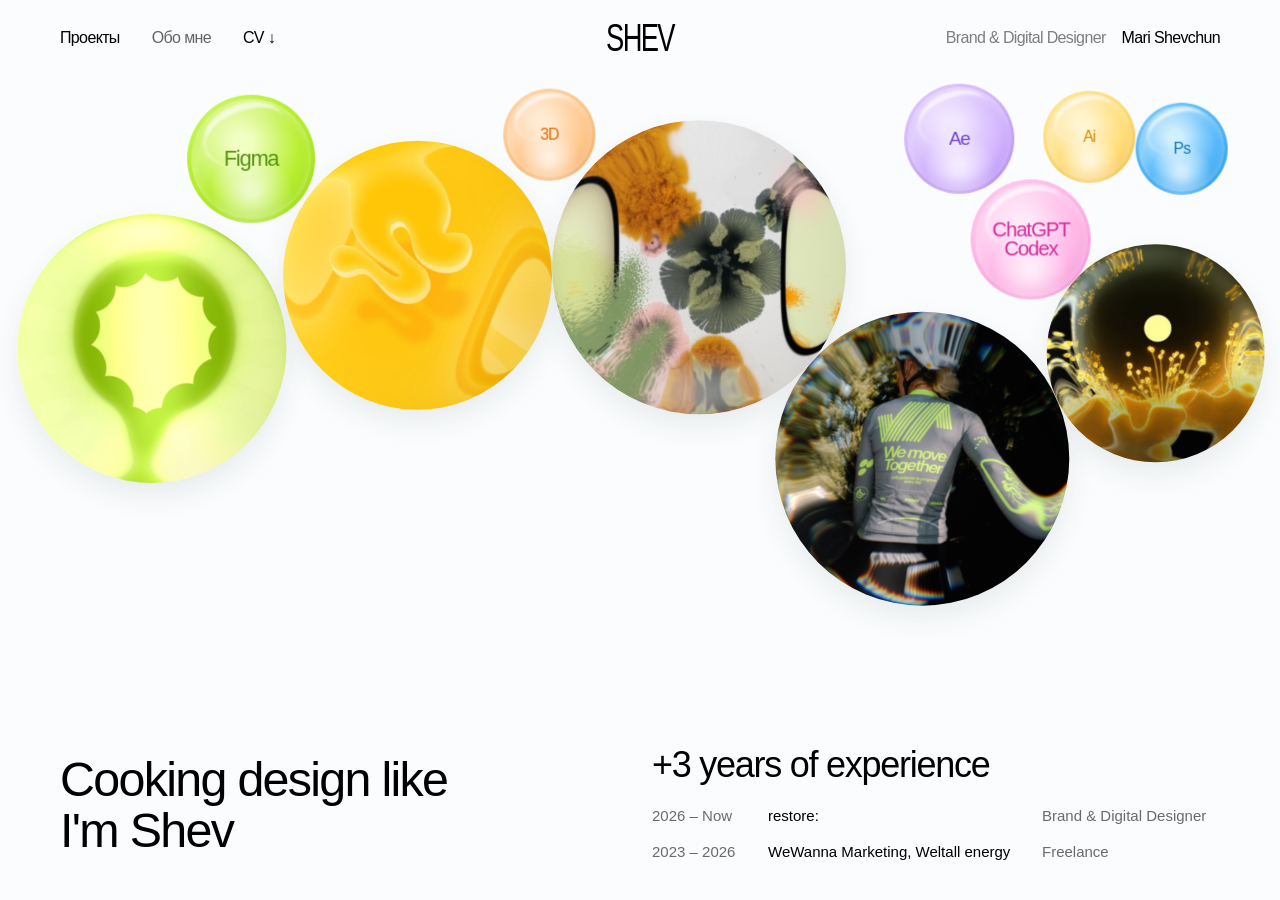
<file: index.html>
<!doctype html>
<html lang="ru">
  <head>
    <meta charset="UTF-8" />
    <meta name="viewport" content="width=device-width, initial-scale=1" />
    <meta name="description" content="Портфолио бренд- и digital-дизайнера Mari Shevchun: айдентика, цифровые продукты, motion и эксперименты с creative coding." />
    <title>Mari Shevchun — Brand &amp; Digital Designer</title>
    <link rel="icon" href="favicon.png" type="image/png" />
    <link rel="stylesheet" href="styles.css?v=adaptive-1" />
  </head>
  <body>
    <main class="page">
      <header class="header">
        <nav class="nav" aria-label="Основная навигация">
          <a href="#projects">Проекты</a>
          <a class="nav-muted nav-about" href="#about">Обо мне<span class="nav-about__status" role="status">В разработке</span></a>
          <a class="nav-cv" href="assets/documents/Mari-Shevchun-CV-2026.pdf" download="Mari-Shevchun-CV-2026.pdf">CV ↓</a>
        </nav>
        <a class="logo" href="#" aria-label="На главную">SHEV</a>
        <p class="identity"><span>Brand &amp; Digital Designer</span> Mari Shevchun</p>
      </header>

      <section class="playground" id="projects" aria-label="Избранные проекты">
        <a class="project-ball project-ball--featured" href="projects/vataga.html" aria-label="Открыть проект VATAGA" data-project="VATAGA" data-category="Visual Identity" data-year="2026">
          <img src="assets/home-vataga.png?v=cyclist-cover-1" alt="VATAGA — айдентика независимого велоклуба" draggable="false" width="540" height="540" decoding="async" fetchpriority="high" />
          <span class="project-label">View Project</span>
        </a>
        <a class="project-ball project-ball--featured" href="projects/myceli.html" aria-label="Открыть проект myCeli" data-project="myCeli" data-category="Digital Product" data-year="2025">
          <img src="assets/home-myceli.png" alt="myCeli — выход из автоматизма" draggable="false" width="540" height="540" decoding="async" />
          <span class="project-label">View Project</span>
        </a>
        <a class="project-ball" href="projects/bitz.html" aria-label="Открыть проект БИТЗ" data-project="БИТЗ" data-category="Digital Product" data-year="2026">
          <img src="assets/home-bitz.png" alt="БИТЗ — социальный вишлист мест" draggable="false" width="540" height="540" decoding="async" />
          <span class="project-label">View Project</span>
        </a>
        <a class="project-ball" href="projects/secret-sauce.html" aria-label="Открыть проект Secret Sauce" data-project="Secret Sauce" data-category="Branding" data-year="2025">
          <img src="assets/cover-yellow.png" alt="Жёлтая абстрактная обложка проекта Secret Sauce" draggable="false" width="540" height="540" decoding="async" />
          <span class="project-label">View Project</span>
        </a>
        <a class="project-ball project-ball--compact" href="projects/secret-garden.html" aria-label="Открыть проект Secret Garden" data-project="Secret Garden" data-category="Visual Art" data-year="2025">
          <img src="assets/cover-gold.png" alt="Золотая обложка проекта Secret Garden" draggable="false" width="540" height="540" decoding="async" />
          <span class="project-label">View Project</span>
        </a>
        <div class="tool-ball tool-ball--primary tool-ball--figma" aria-label="Figma" data-project="Figma" data-category="Interfaces · Design systems" data-year="Tool"><span>Figma</span></div>
        <div class="tool-ball tool-ball--illustrator" aria-label="Illustrator" data-project="Illustrator" data-category="Identity · Vector" data-year="Tool"><span>Ai</span></div>
        <div class="tool-ball tool-ball--photoshop" aria-label="Photoshop" data-project="Photoshop" data-category="Visuals · Retouch" data-year="Tool"><span>Ps</span></div>
        <div class="tool-ball tool-ball--primary tool-ball--after-effects" aria-label="After Effects" data-project="After Effects" data-category="Motion · Compositing" data-year="Tool"><span>Ae</span></div>
        <div class="tool-ball tool-ball--blender" aria-label="Blender" data-project="Blender" data-category="3D · Rendering" data-year="Tool"><span>3D</span></div>
        <div class="tool-ball tool-ball--chatgpt" aria-label="ChatGPT / Codex" data-project="ChatGPT / Codex" data-category="Concepts · AI workflow" data-year="Tool"><span>ChatGPT<br>Codex</span></div>
      </section>

      <div class="project-cursor" aria-hidden="true">
        <strong></strong>
        <span><i></i><b></b></span>
      </div>

      <footer class="intro" id="about">
        <h1>Cooking design like<br />I'm Shev</h1>
        <section class="experience" id="cv" aria-label="Опыт работы">
          <h2>+3 years of experience</h2>
          <div class="job-grid">
            <span class="muted">2026 – Now</span><span>restore:</span><span class="muted">Brand &amp; Digital Designer</span>
            <span class="muted">2023 – 2026</span><span>WeWanna Marketing, Weltall energy</span><span class="muted">Freelance</span>
          </div>
        </section>
      </footer>
    </main>

    <script src="script.js?v=adaptive-1"></script>
    <script src="typography.js"></script>
  </body>
</html>
</file>
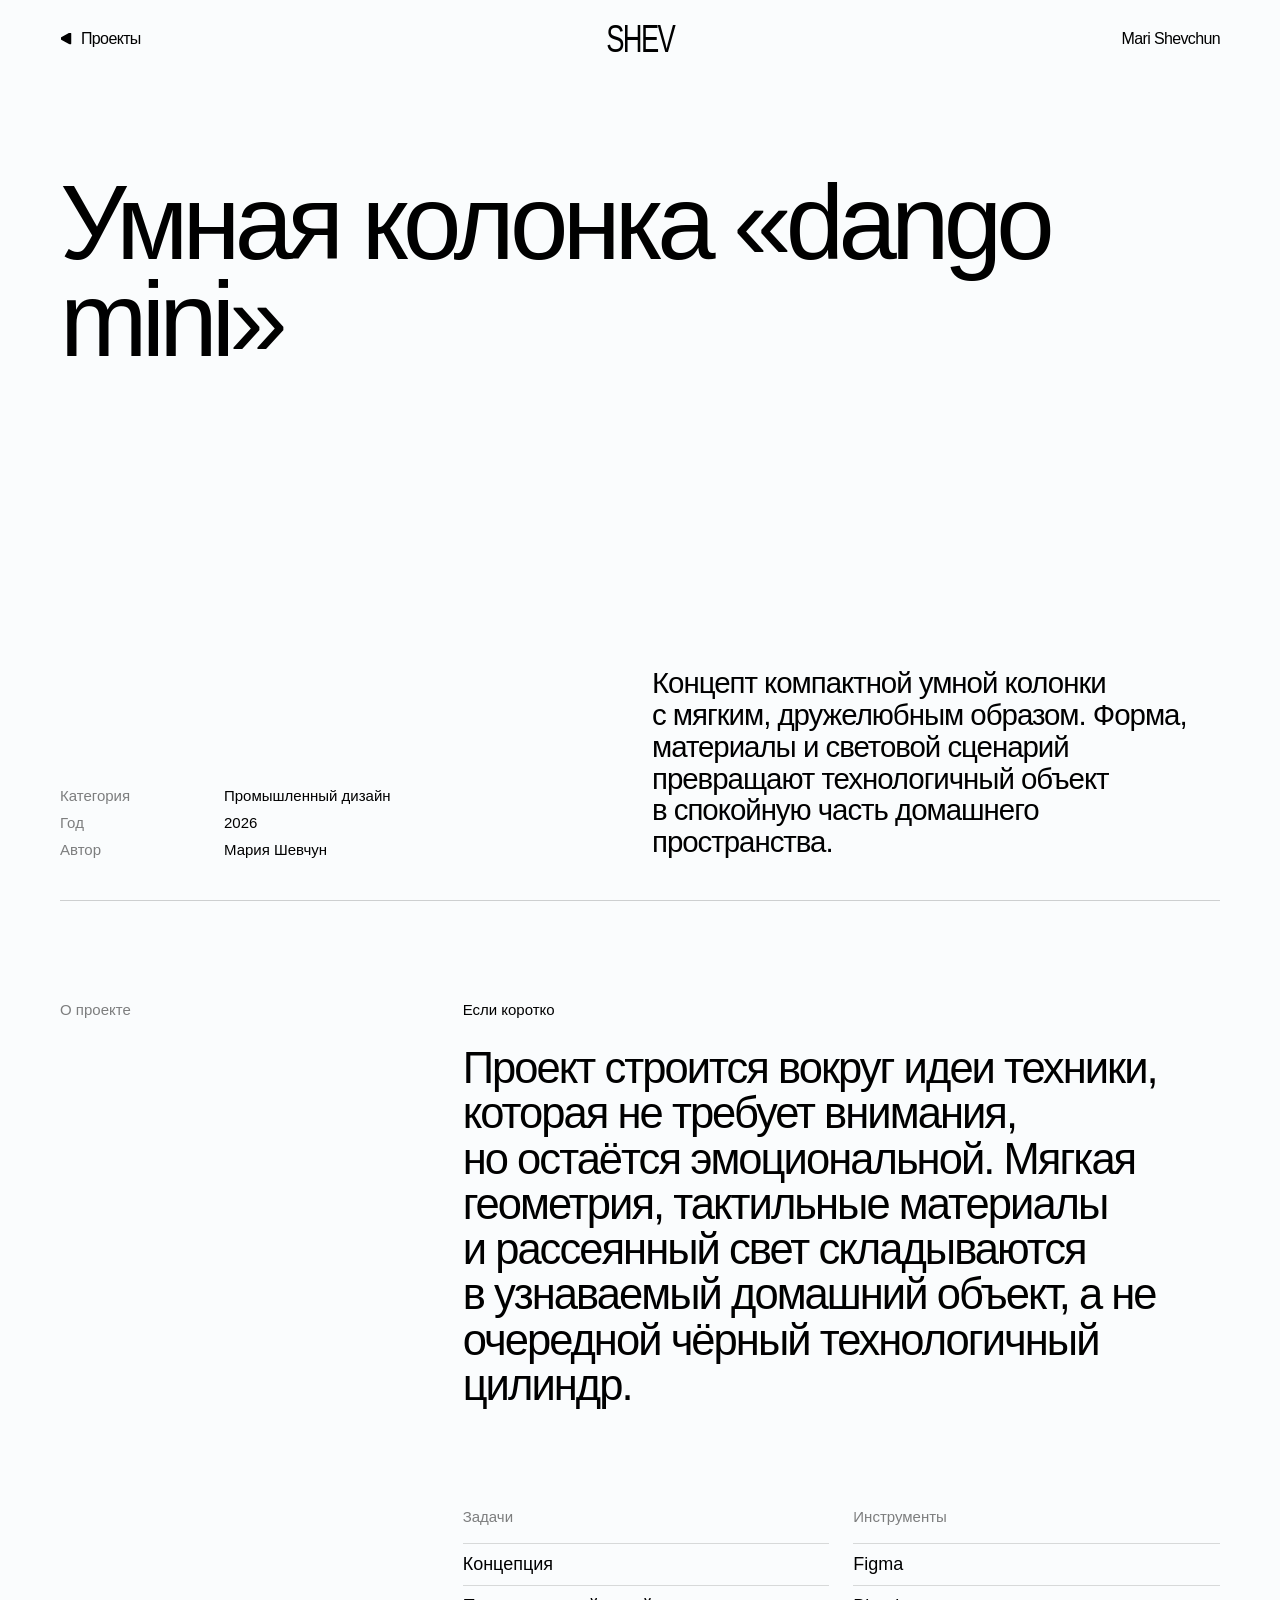
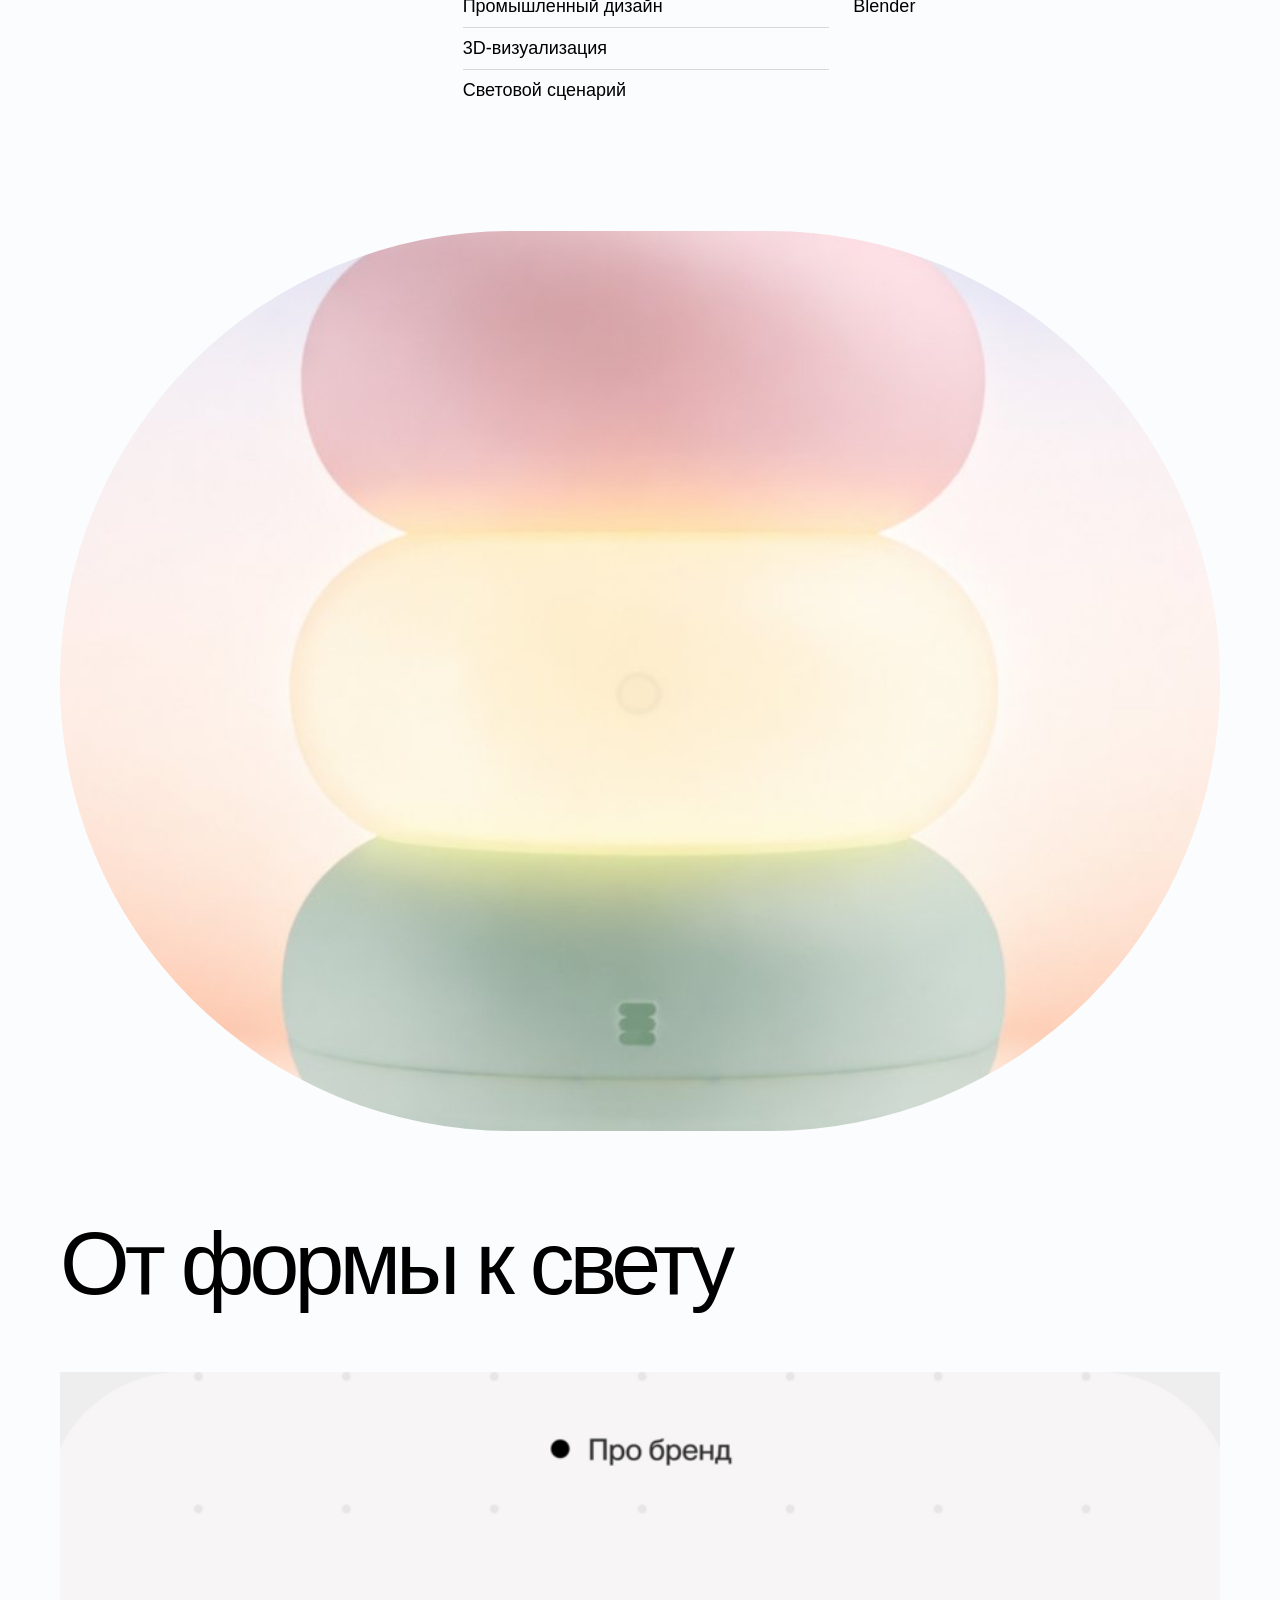
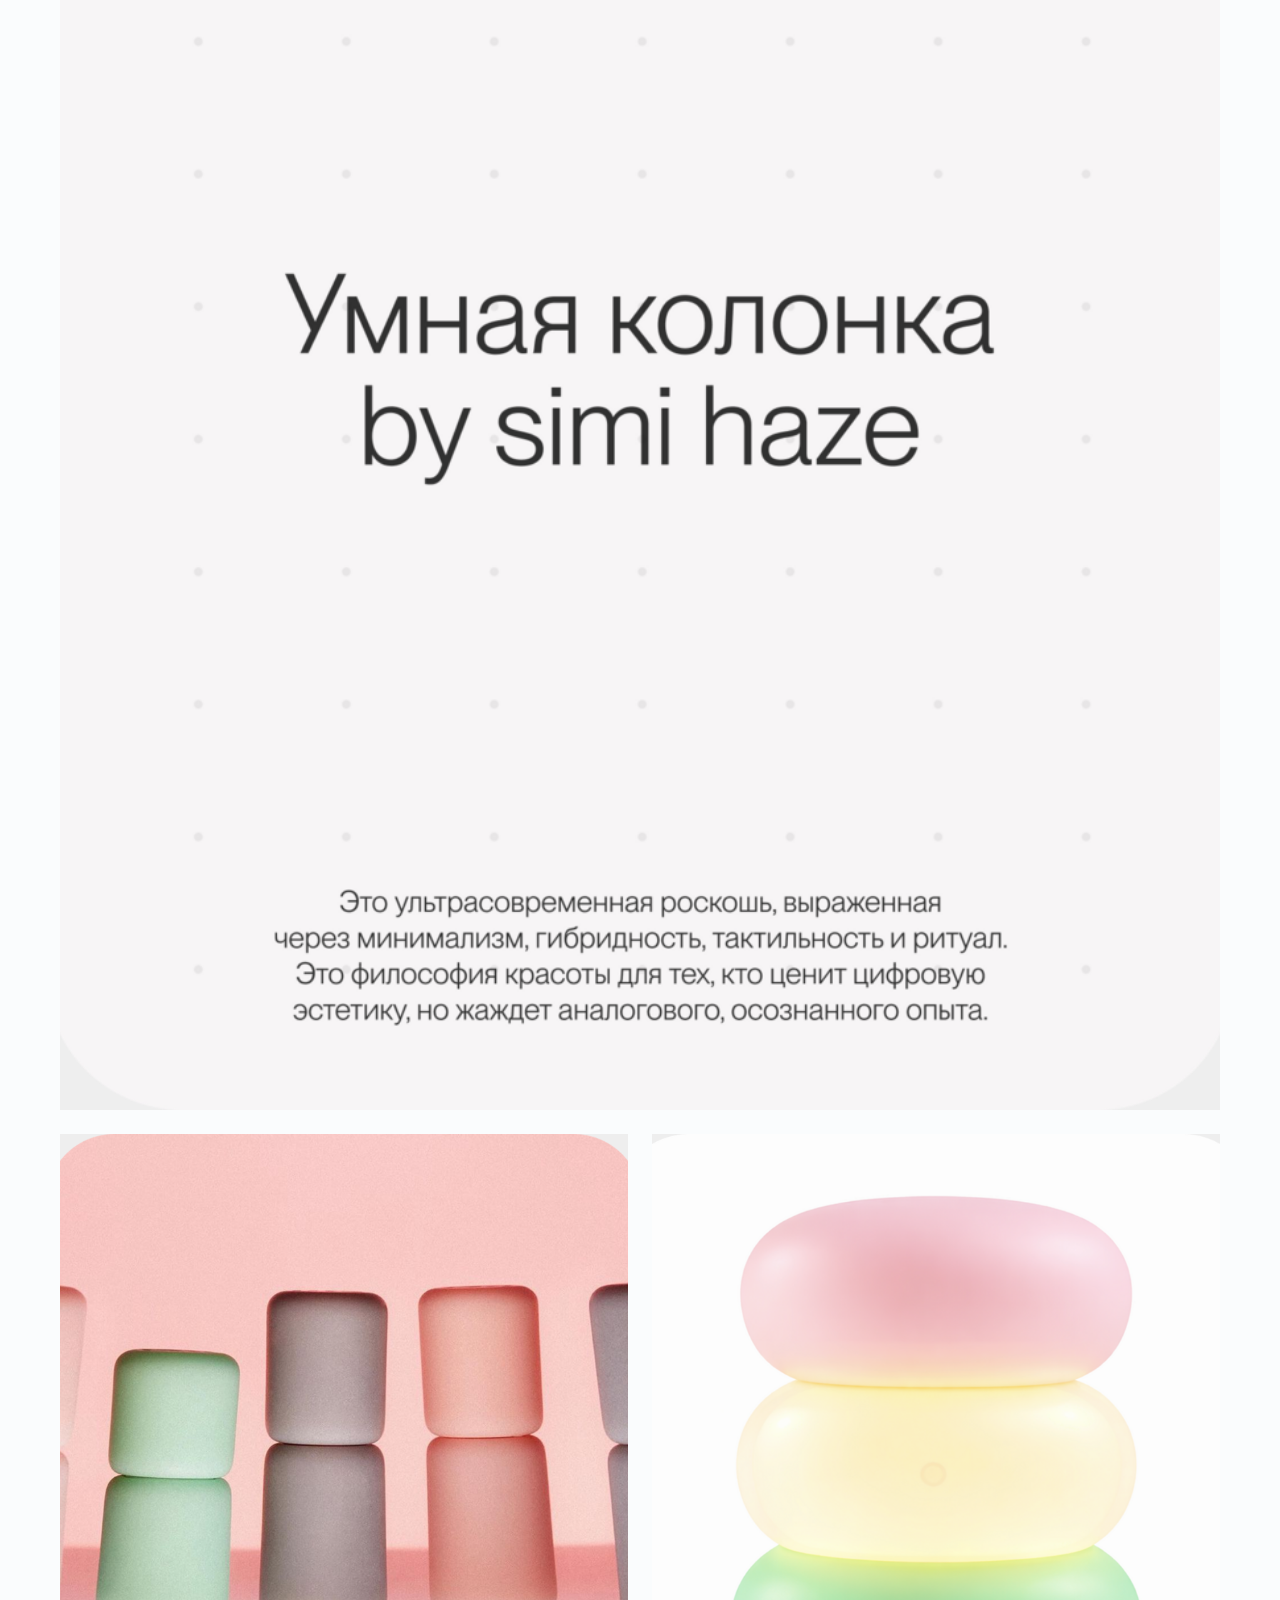
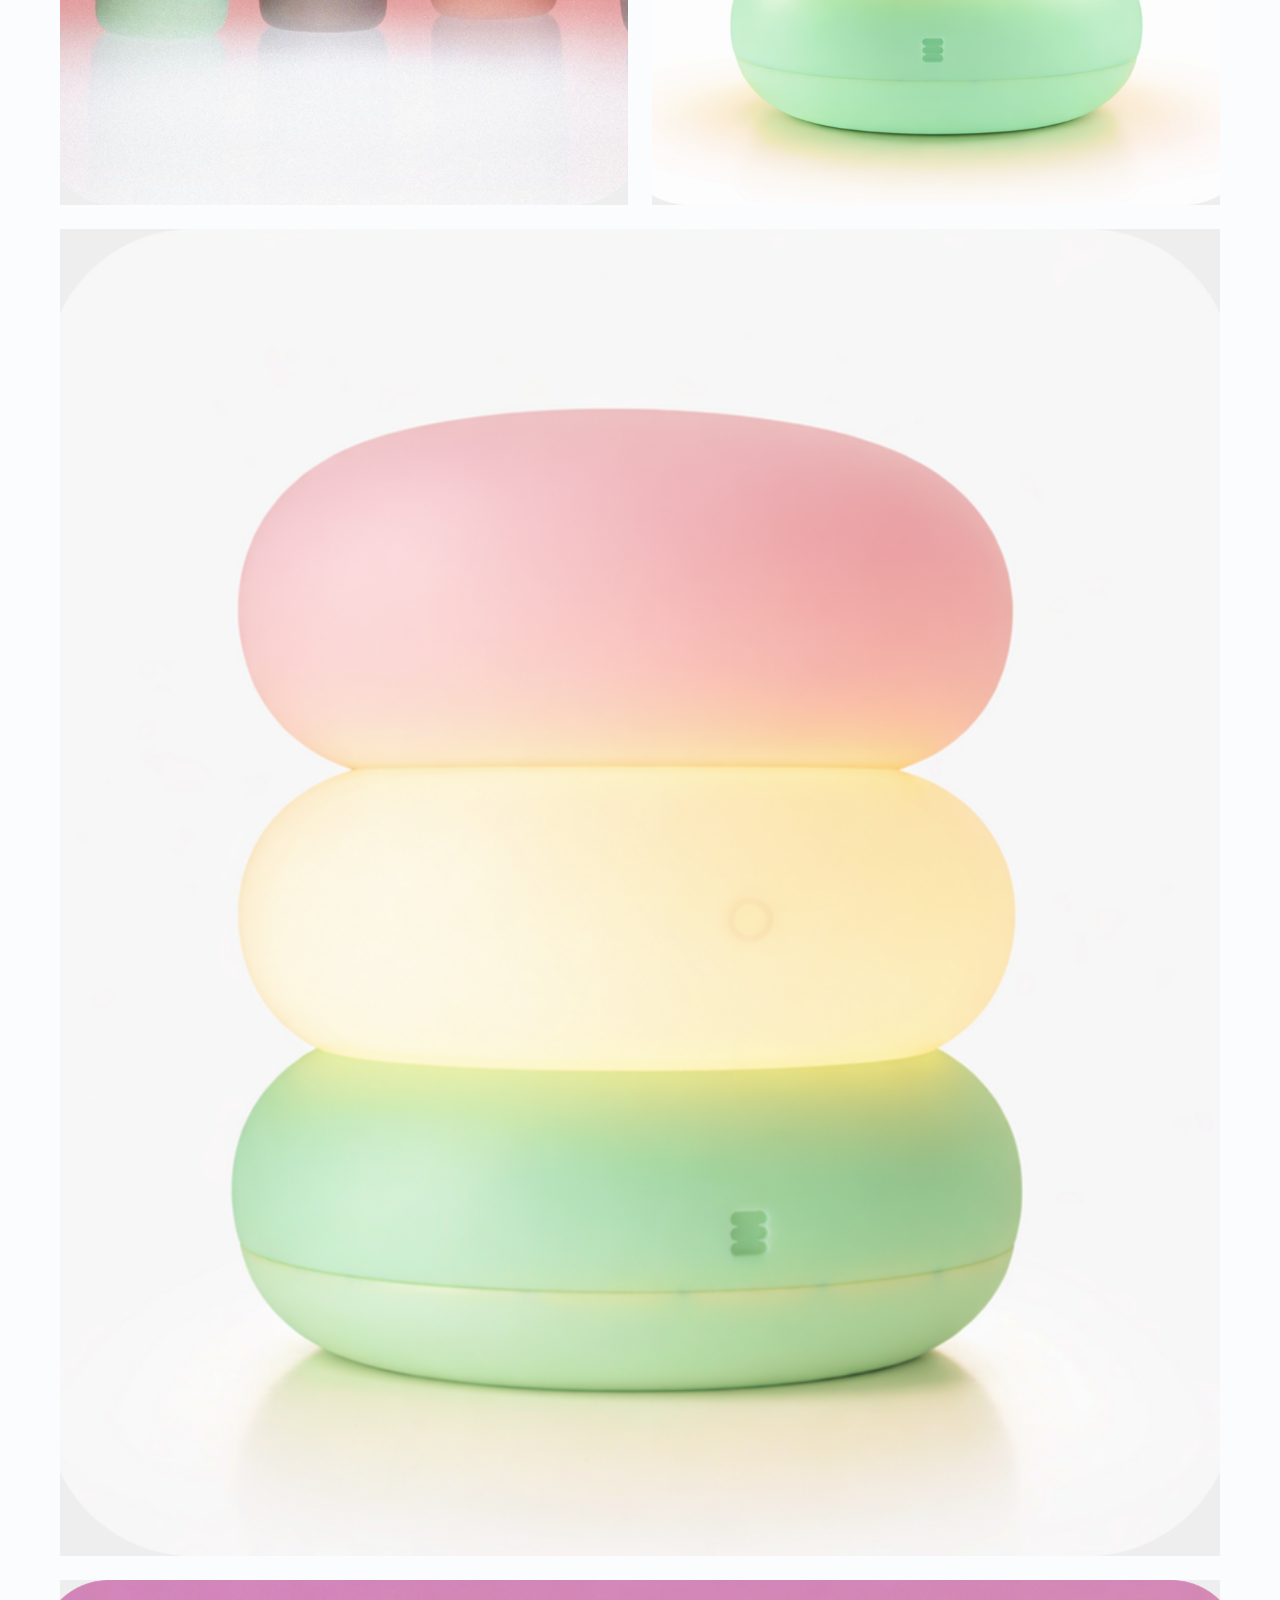
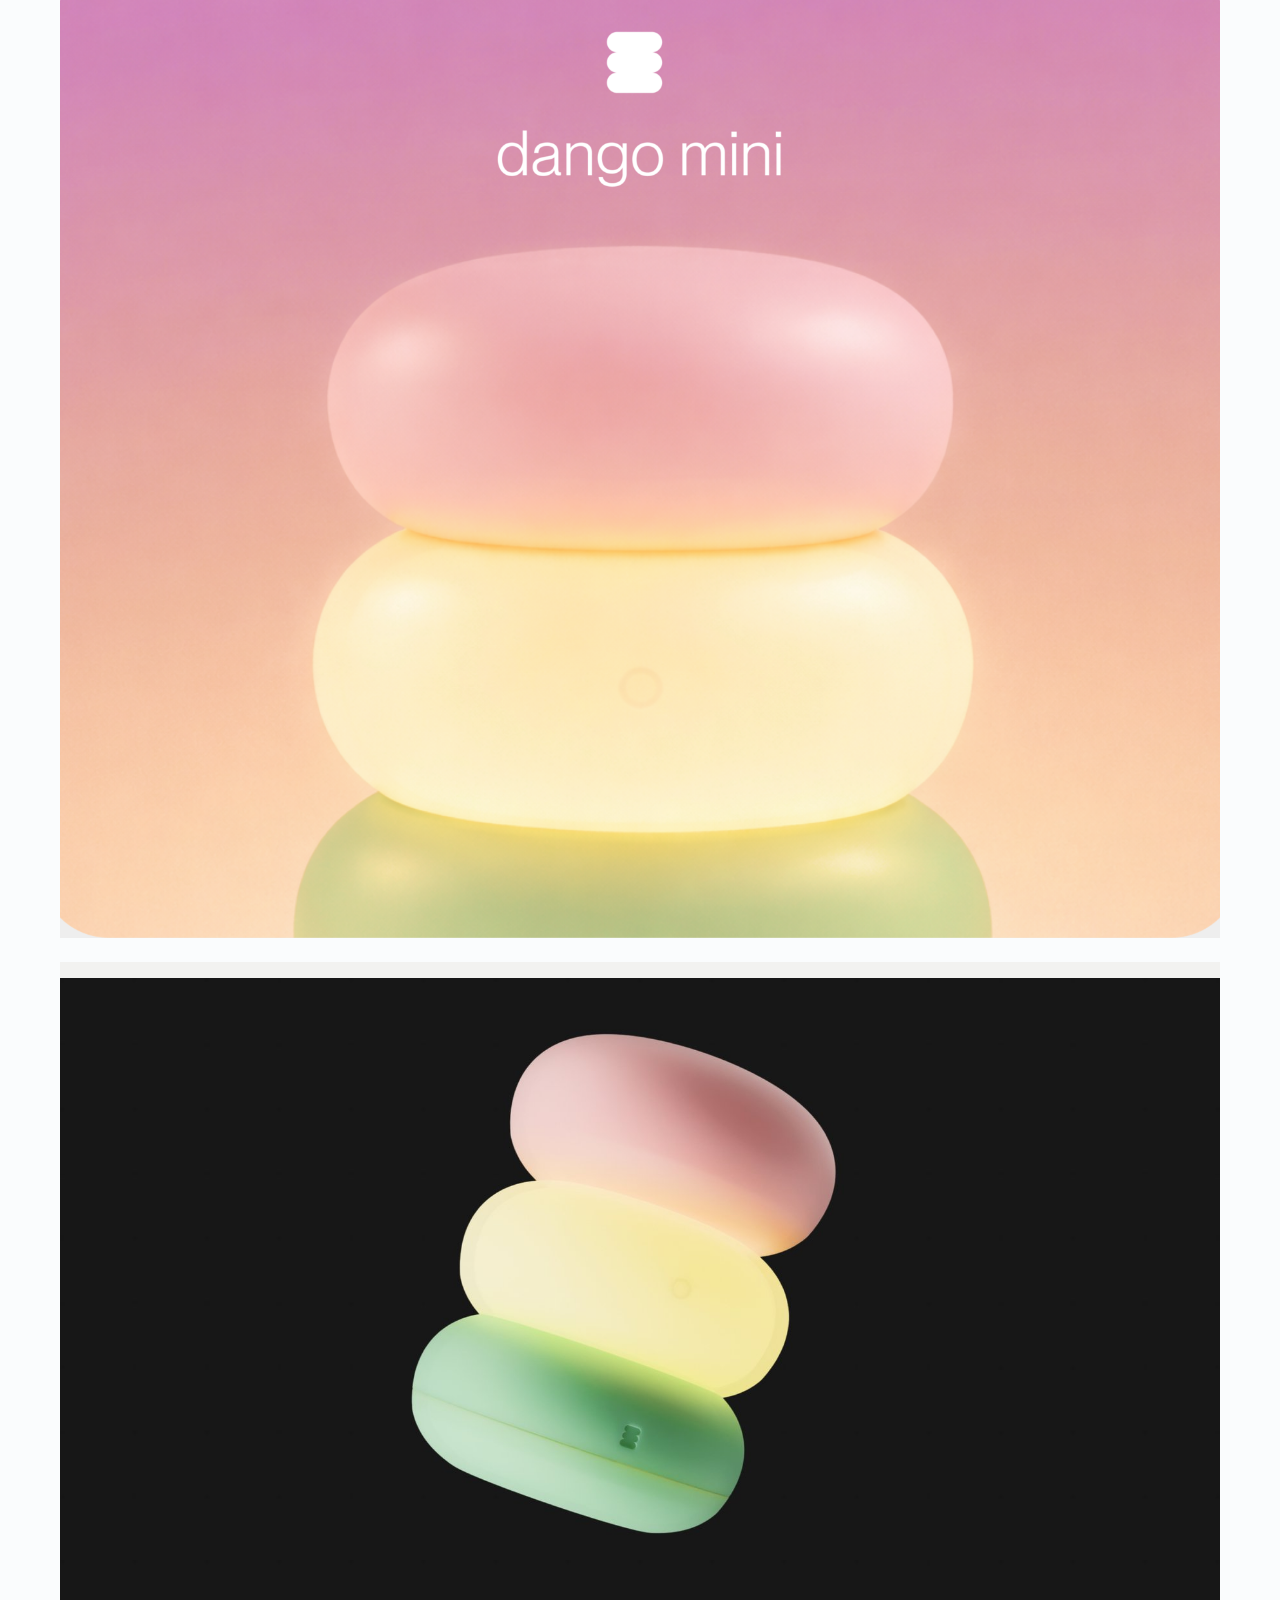
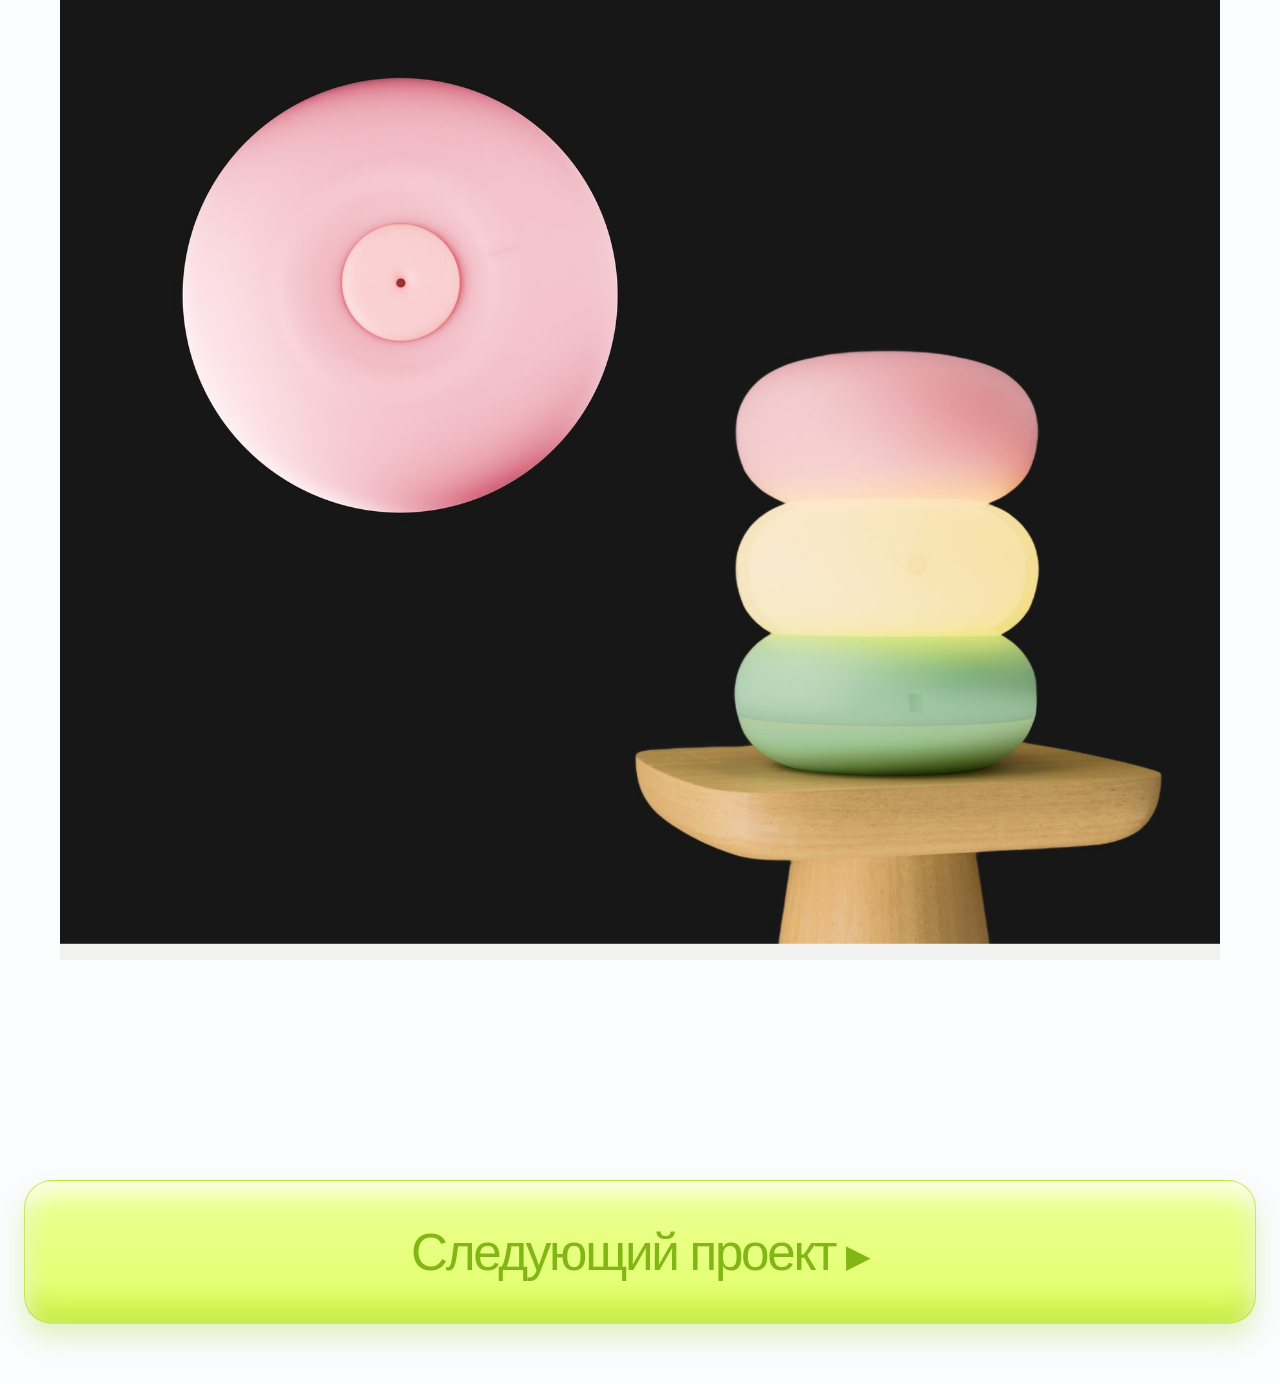
<file: projects/dango-mini.html>
<!doctype html><html lang="ru"><head><meta charset="UTF-8"><meta name="viewport" content="width=device-width,initial-scale=1"><link rel="stylesheet" href="project.css?v=performance-1"><title>dango mini — Mari Shevchun</title></head><body data-project="dango-mini"><header class="project-header"><a class="project-back" href="../index.html">Проекты</a><a class="project-logo" href="../index.html">SHEV</a><p class="project-owner">Mari Shevchun</p></header><main><section class="project-intro"><h1 data-project-title></h1><div class="project-meta"><div class="project-facts"><span>Категория</span><span data-project-category></span><span>Год</span><span data-project-year></span><span>Автор</span><span data-project-credits></span></div><div class="project-summary"><p data-project-description></p><p class="project-note" data-project-note></p></div></div></section><section class="project-hero"><div class="project-hero__frame"><img loading="lazy" decoding="async" data-project-hero alt=""></div></section><section class="project-gallery" data-project-gallery></section></main><a class="project-next" data-next-project href="#"><span>Следующий проект</span><strong></strong></a><script src="project-data.js"></script><script src="project-page.js"></script></body></html>
</file>
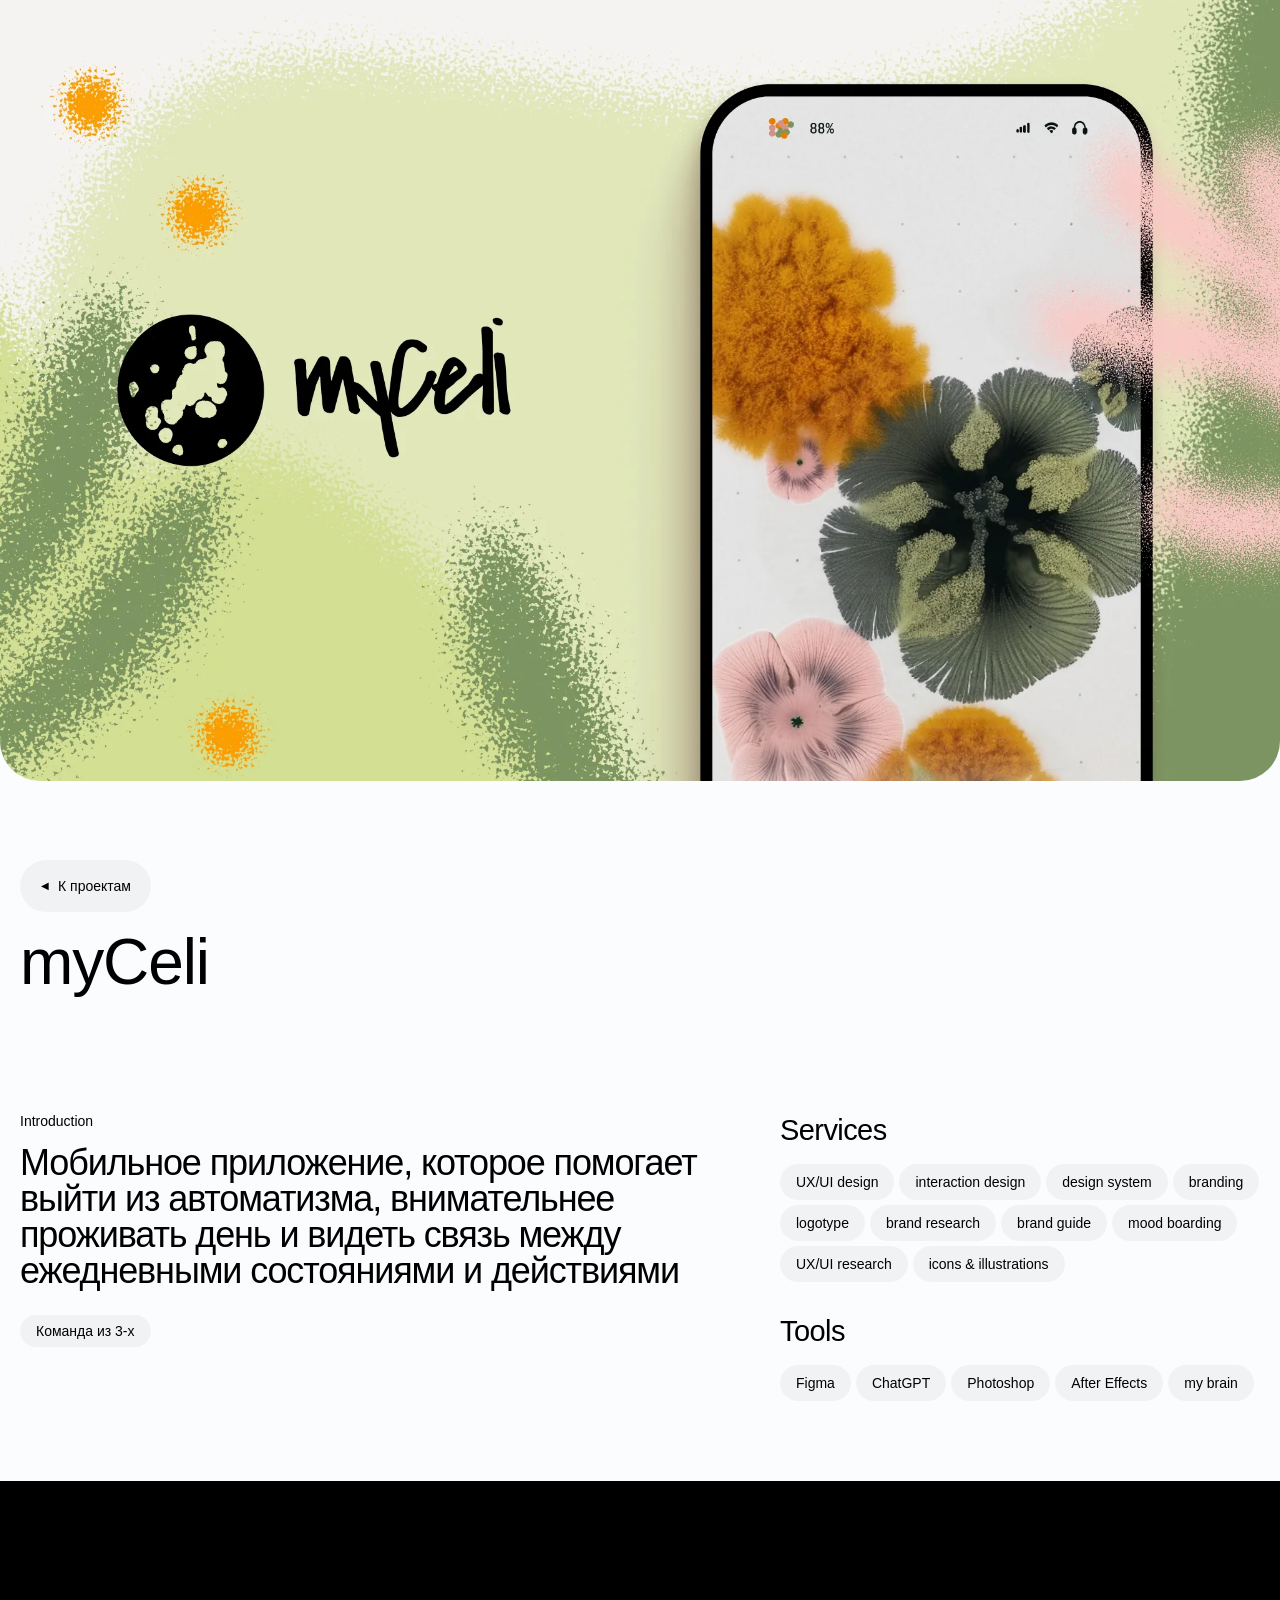
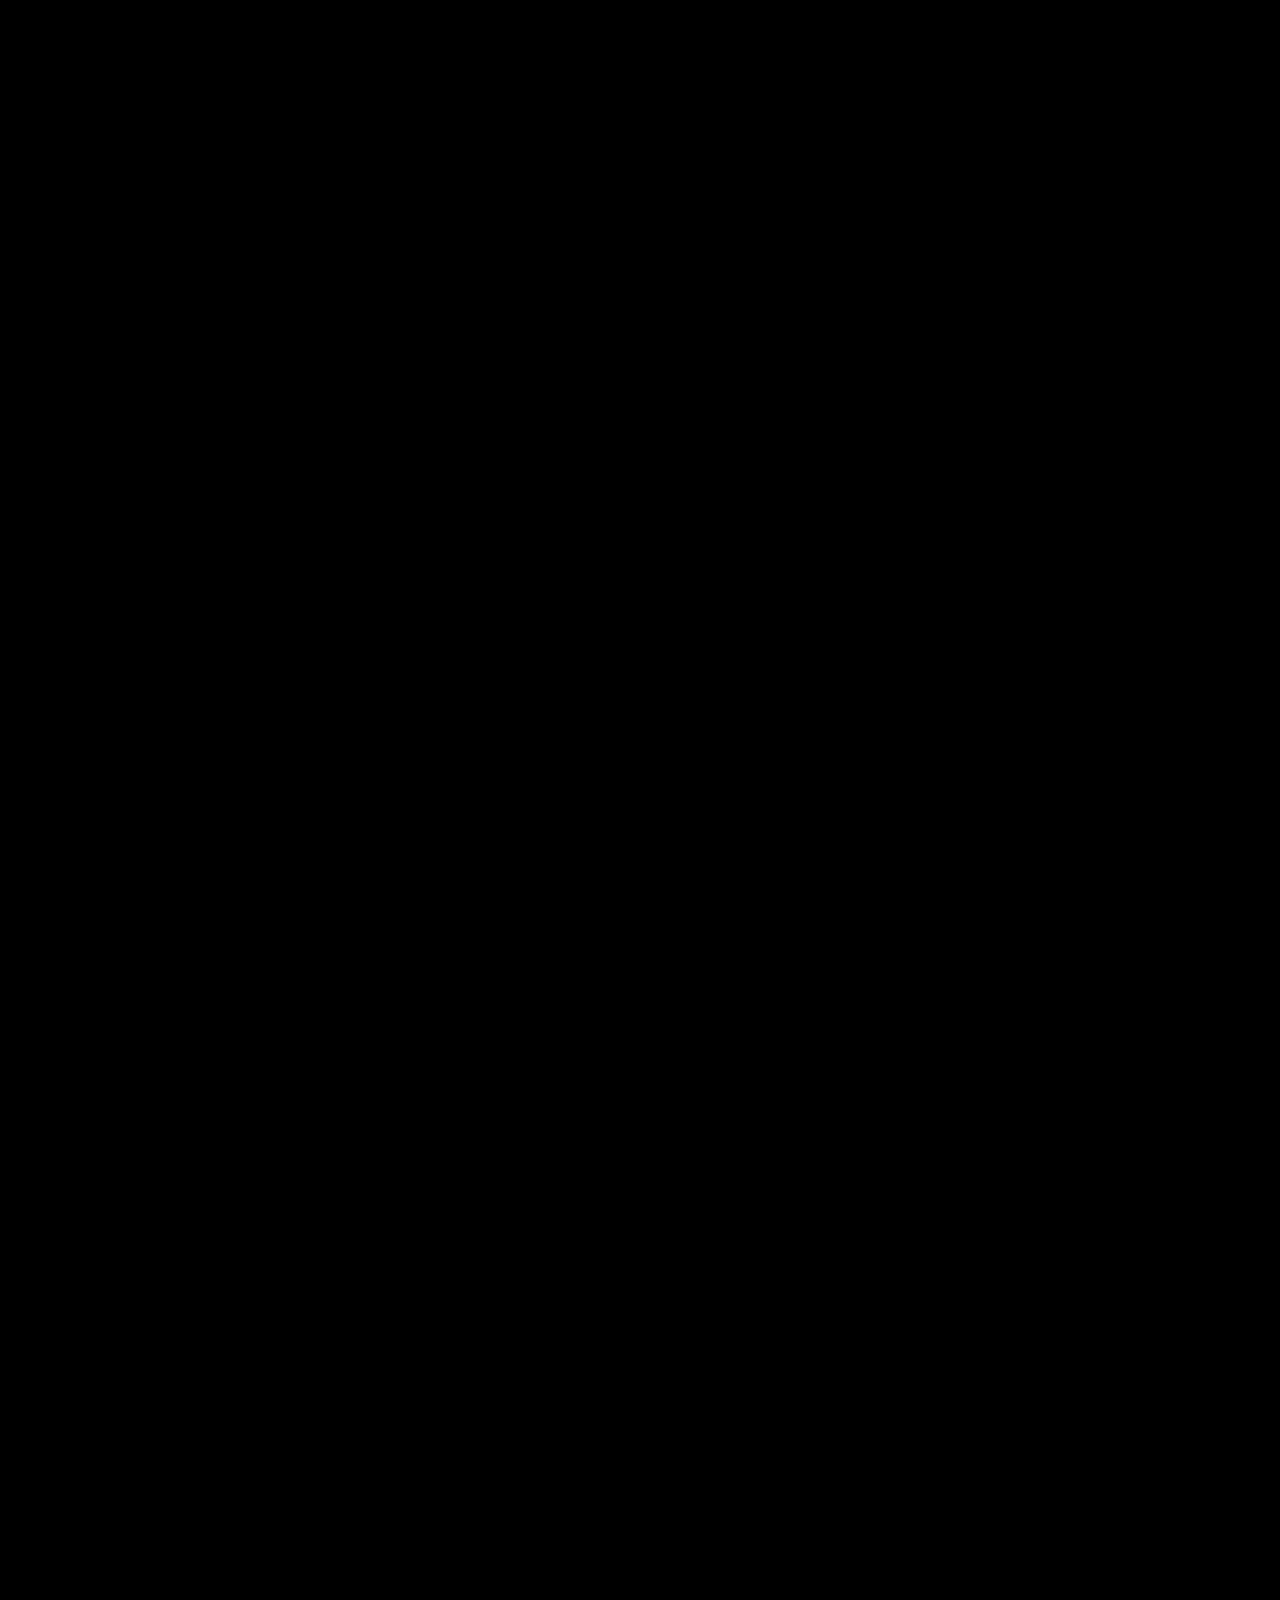
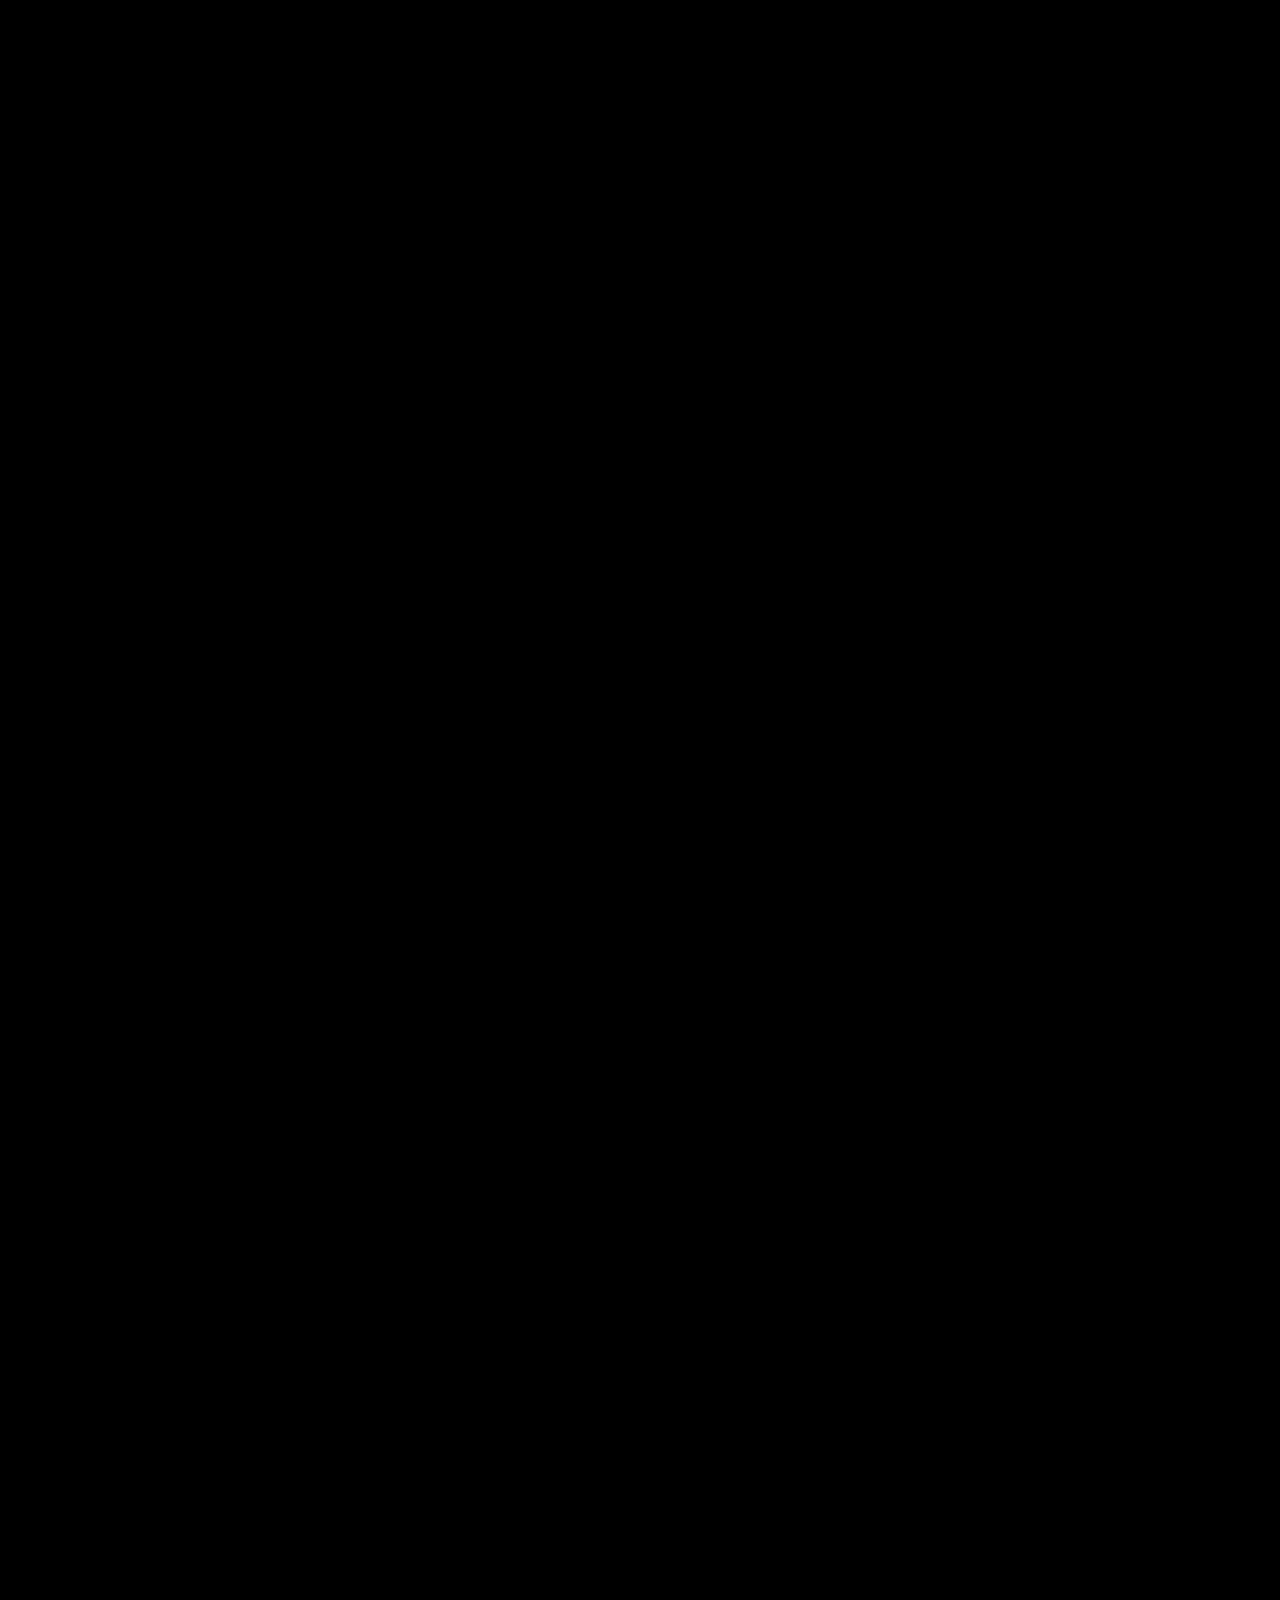
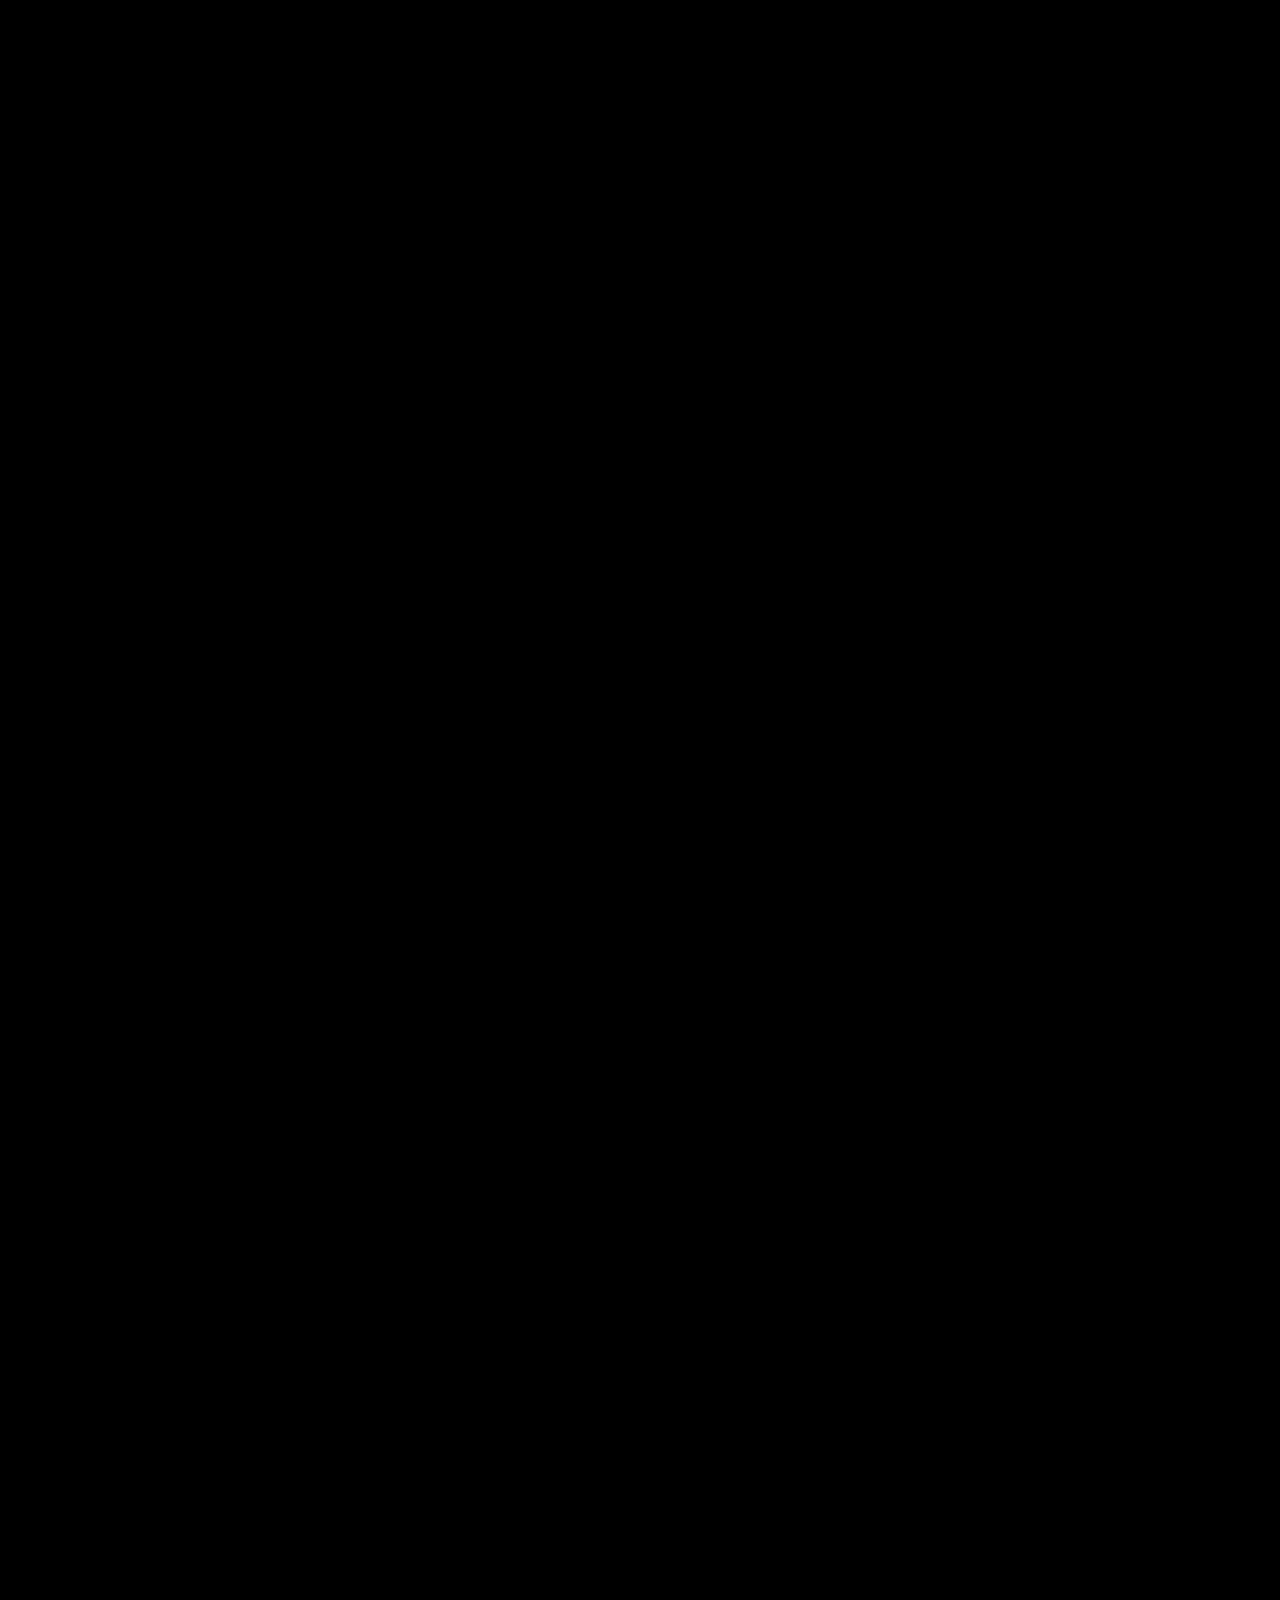
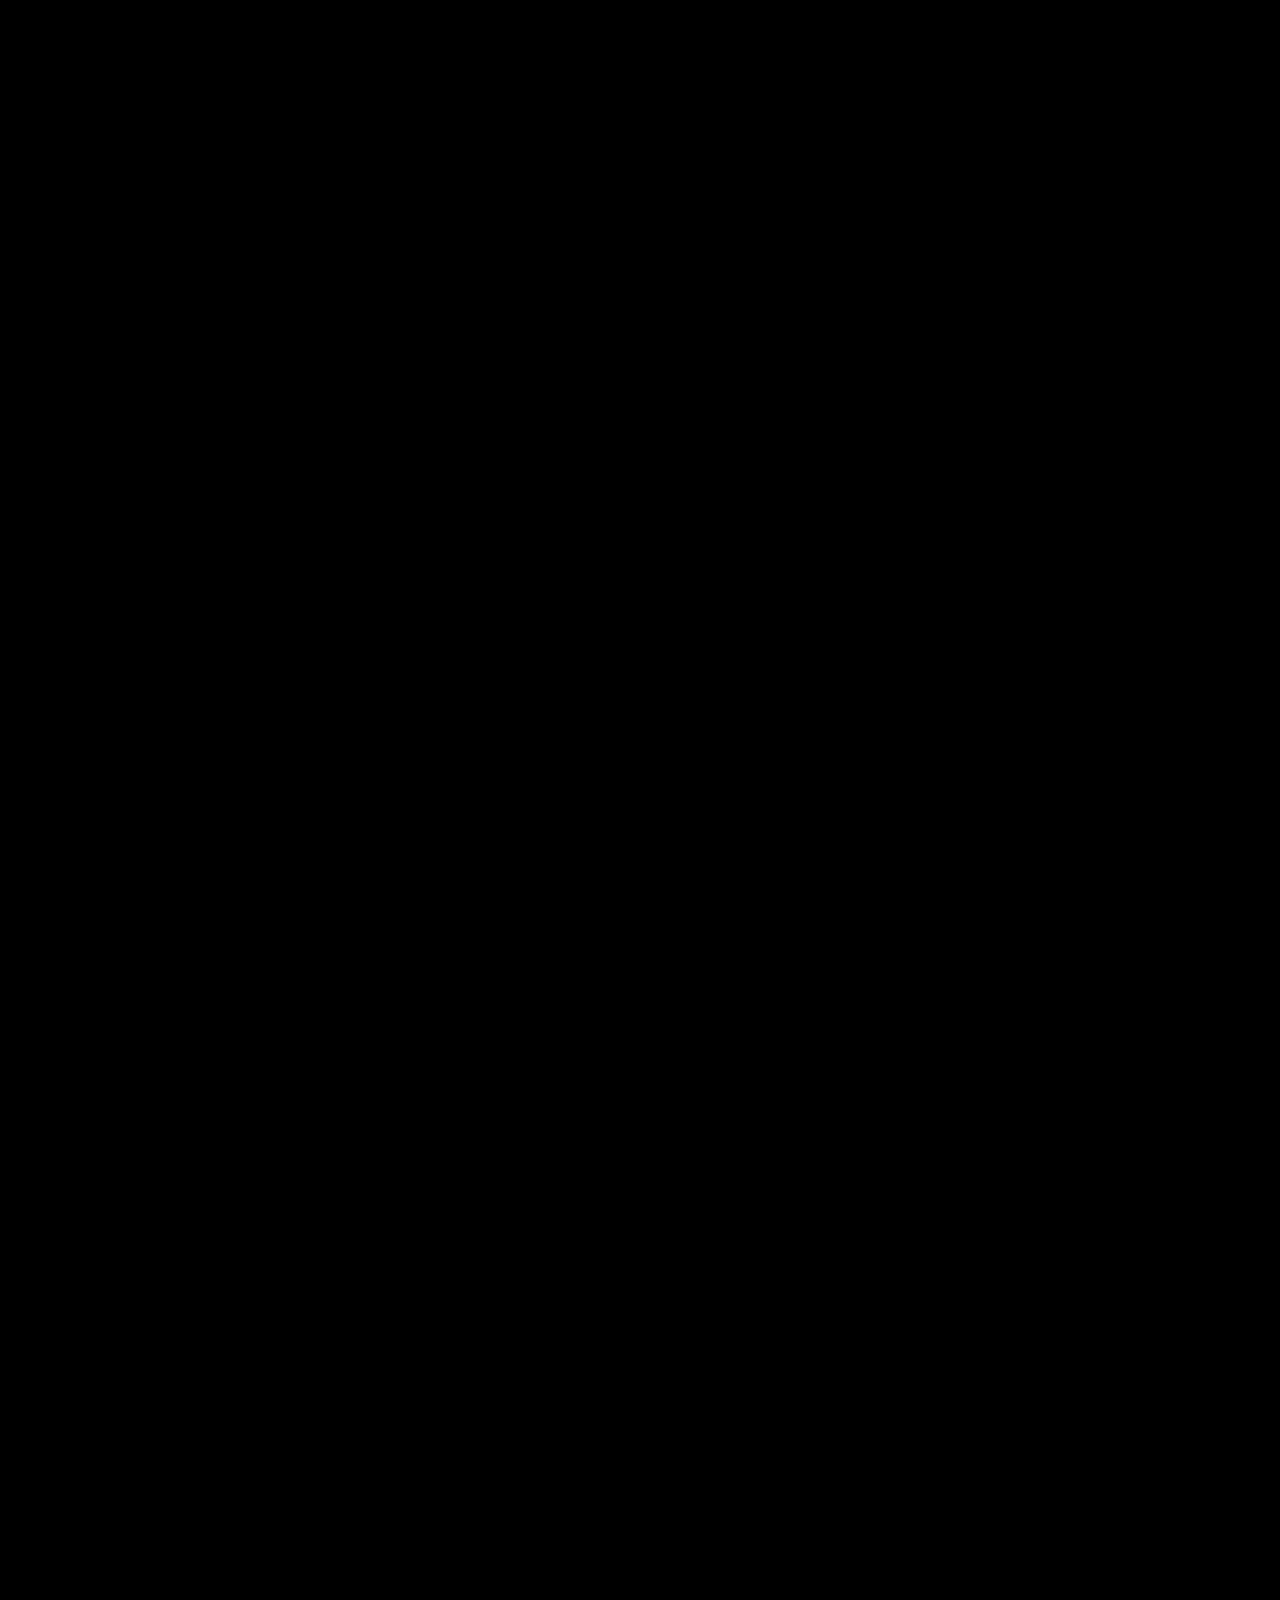
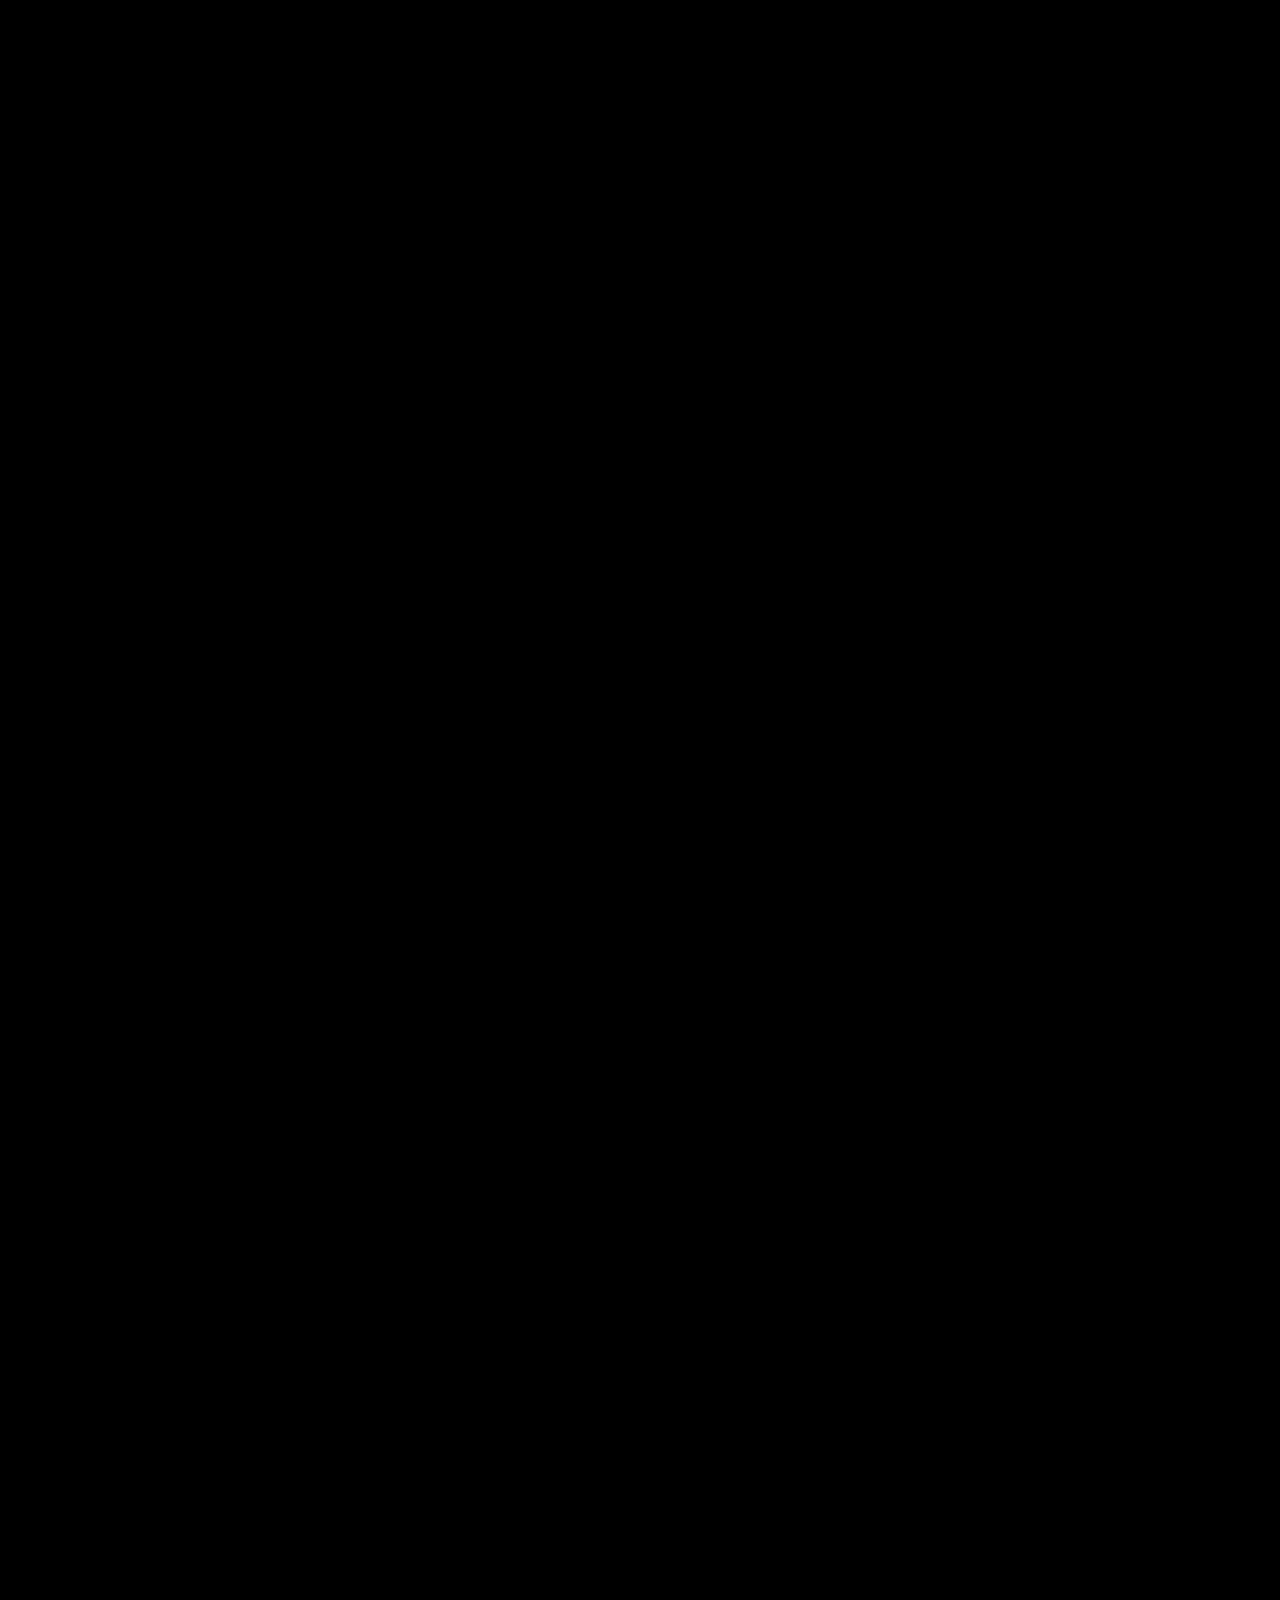
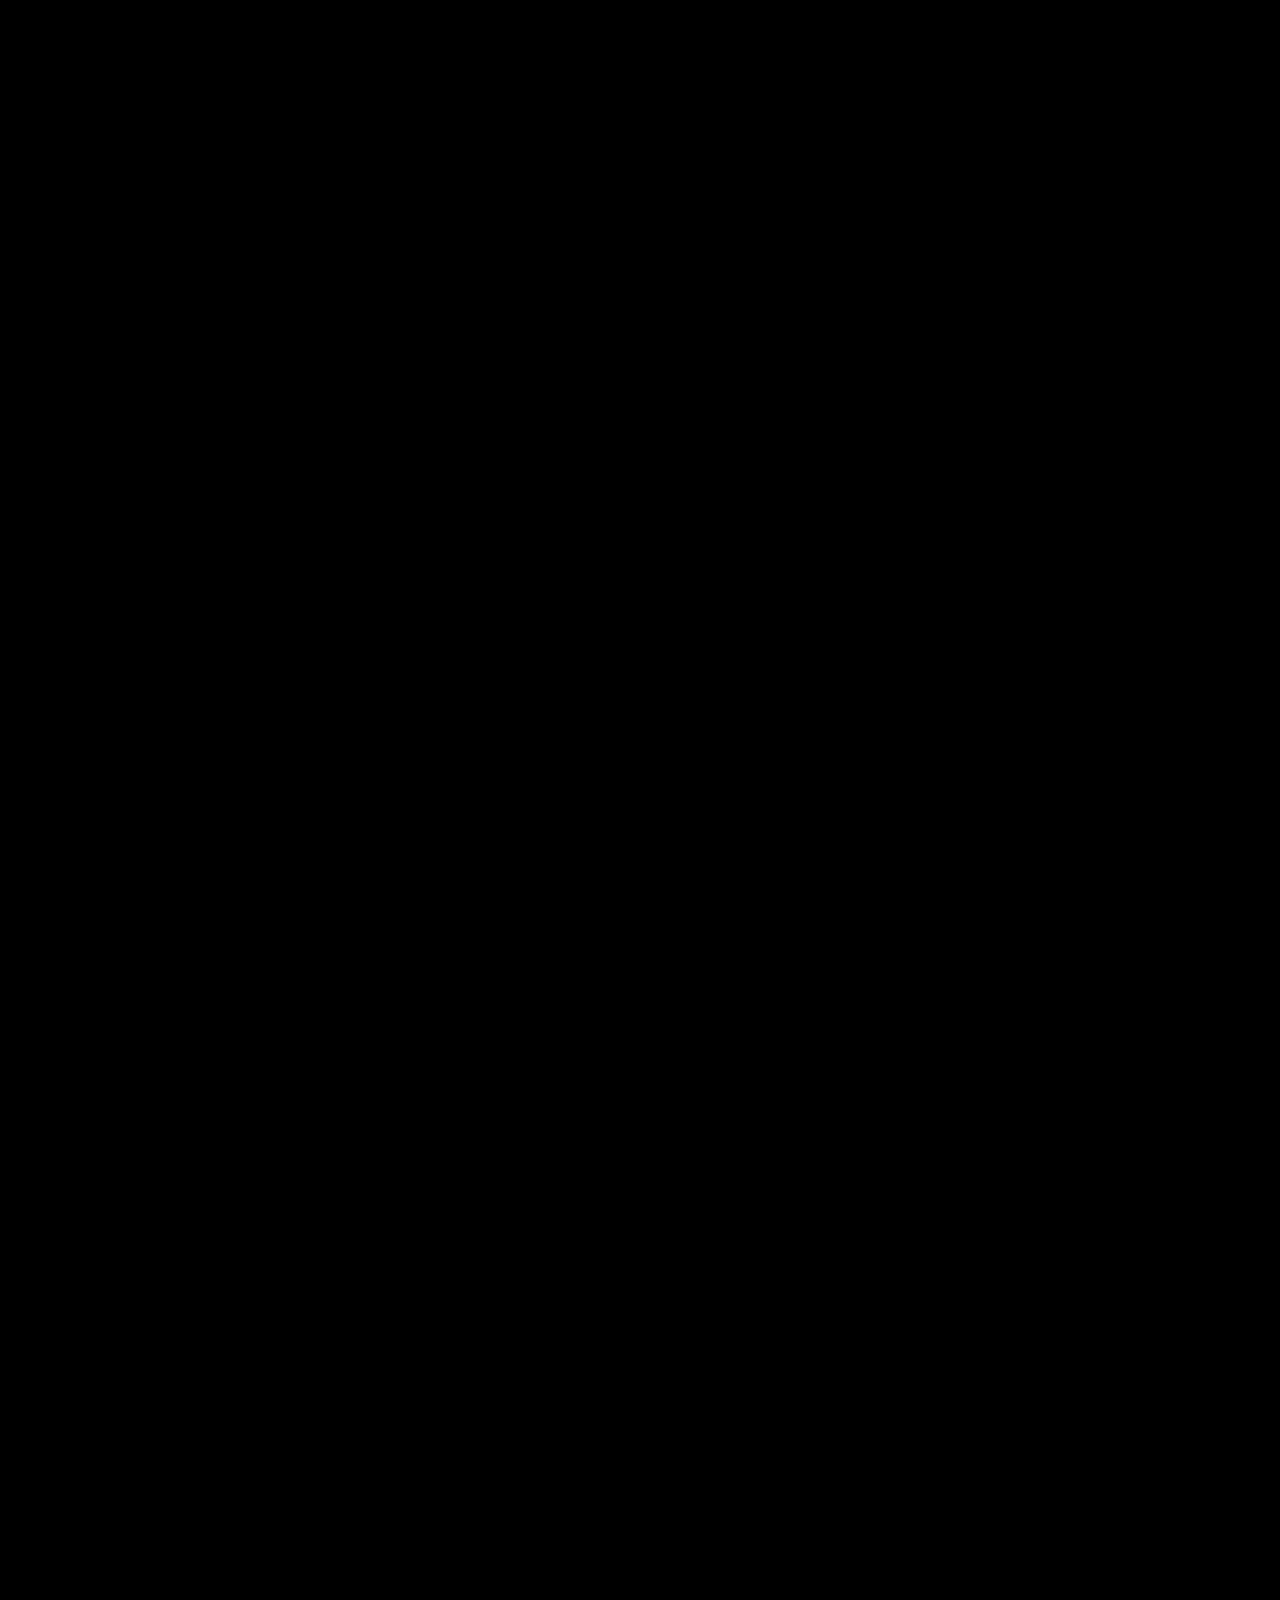
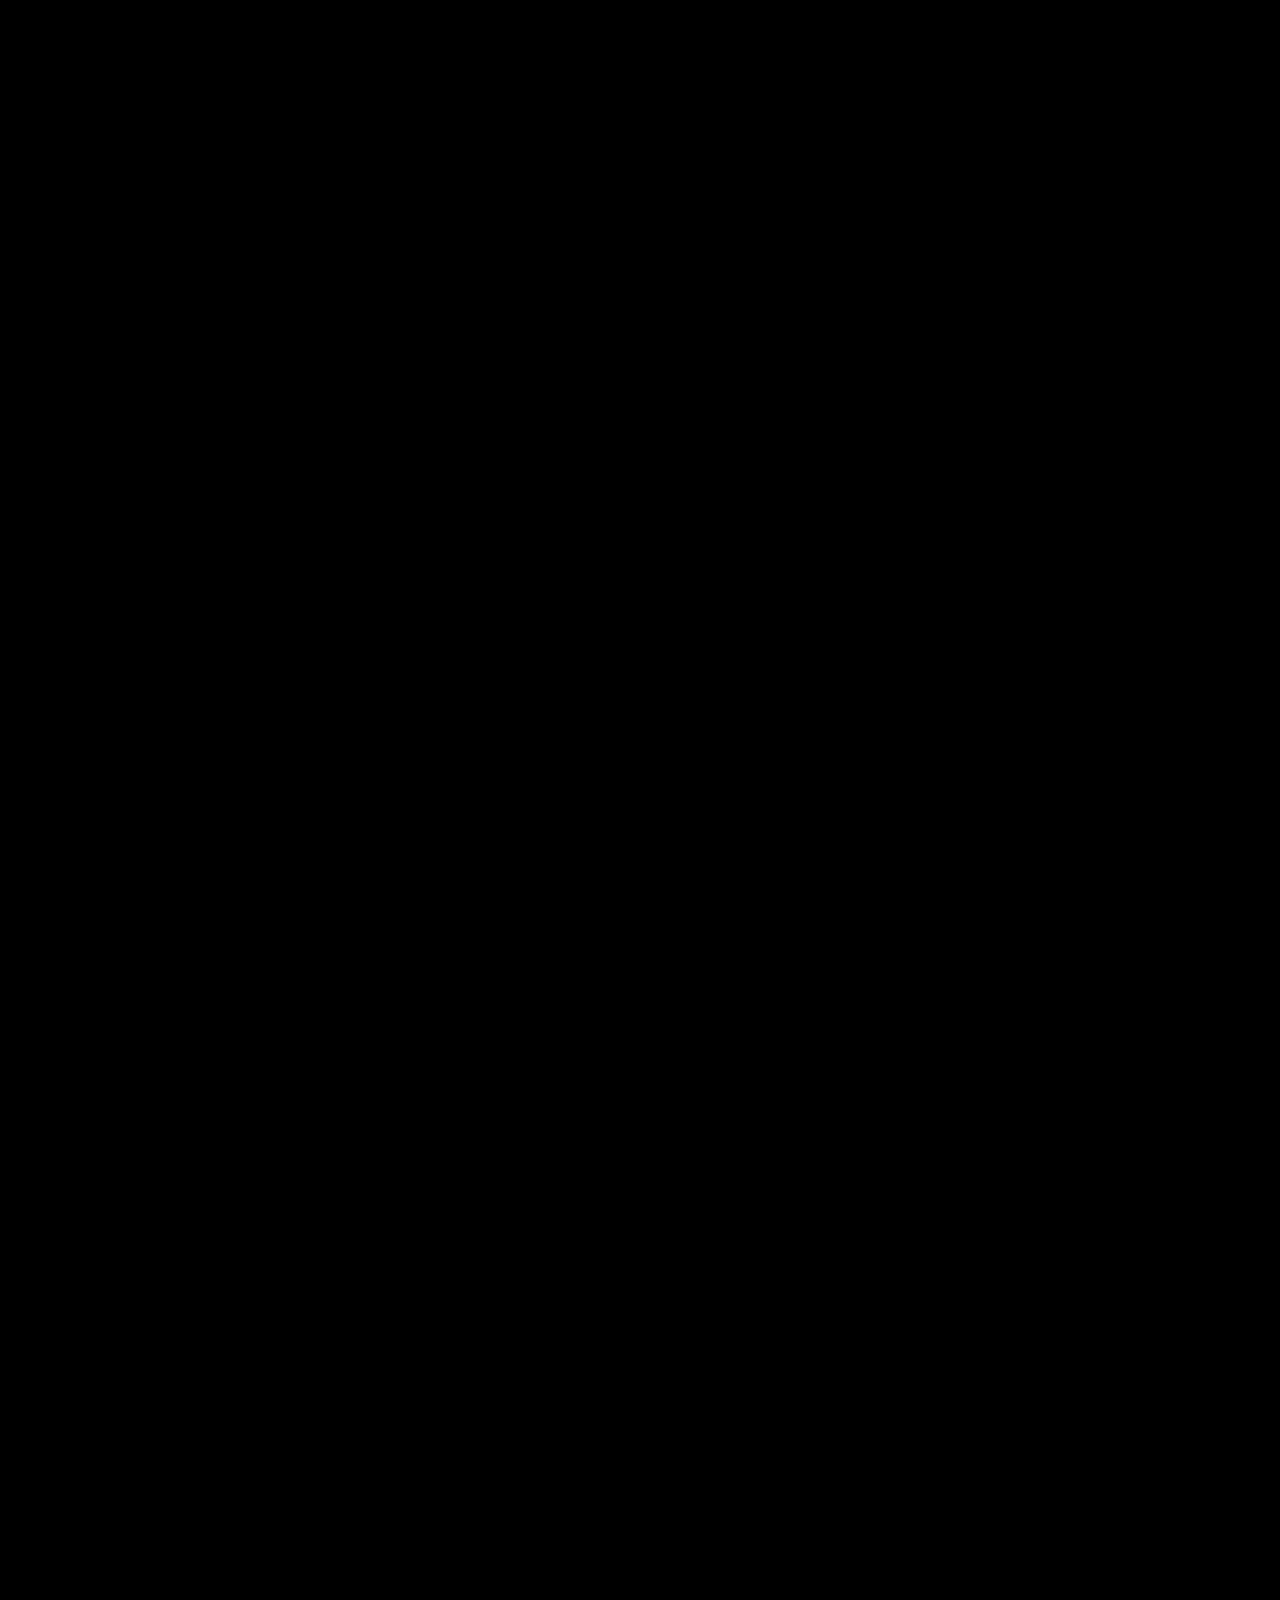
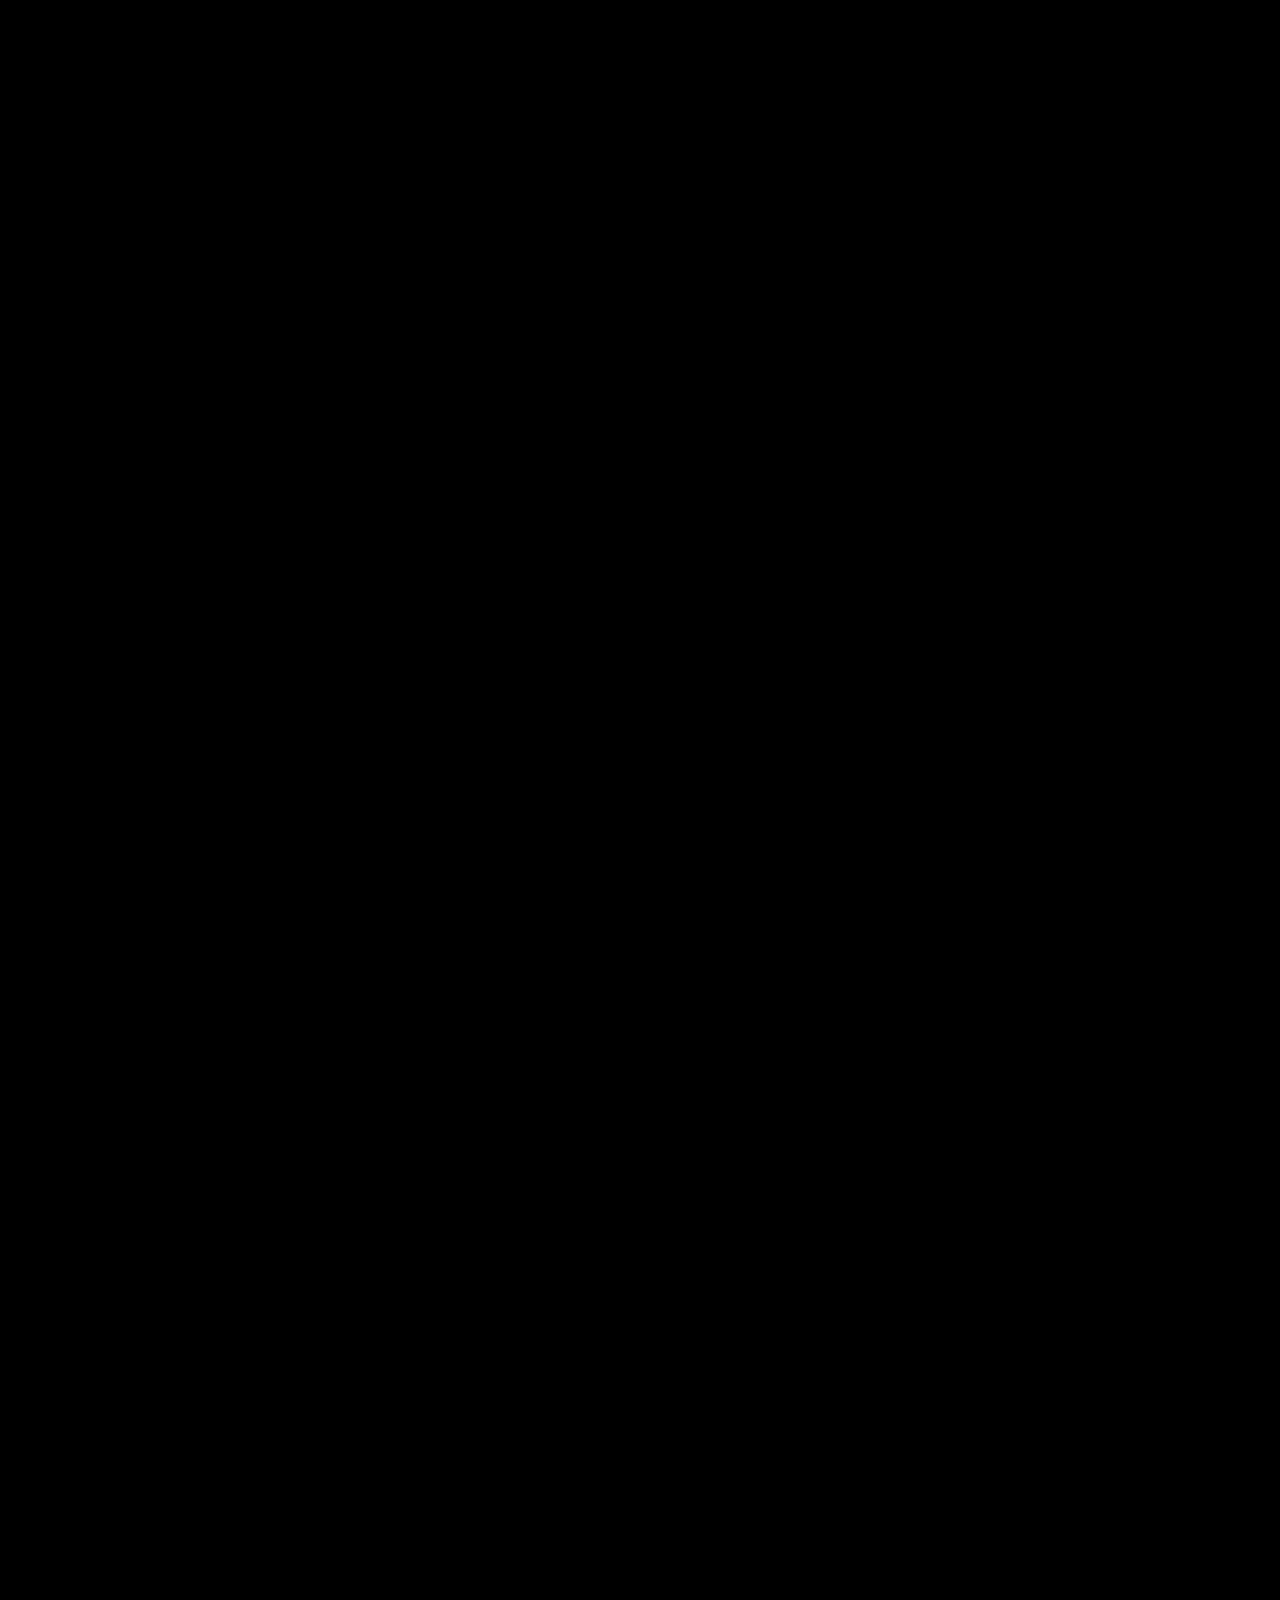
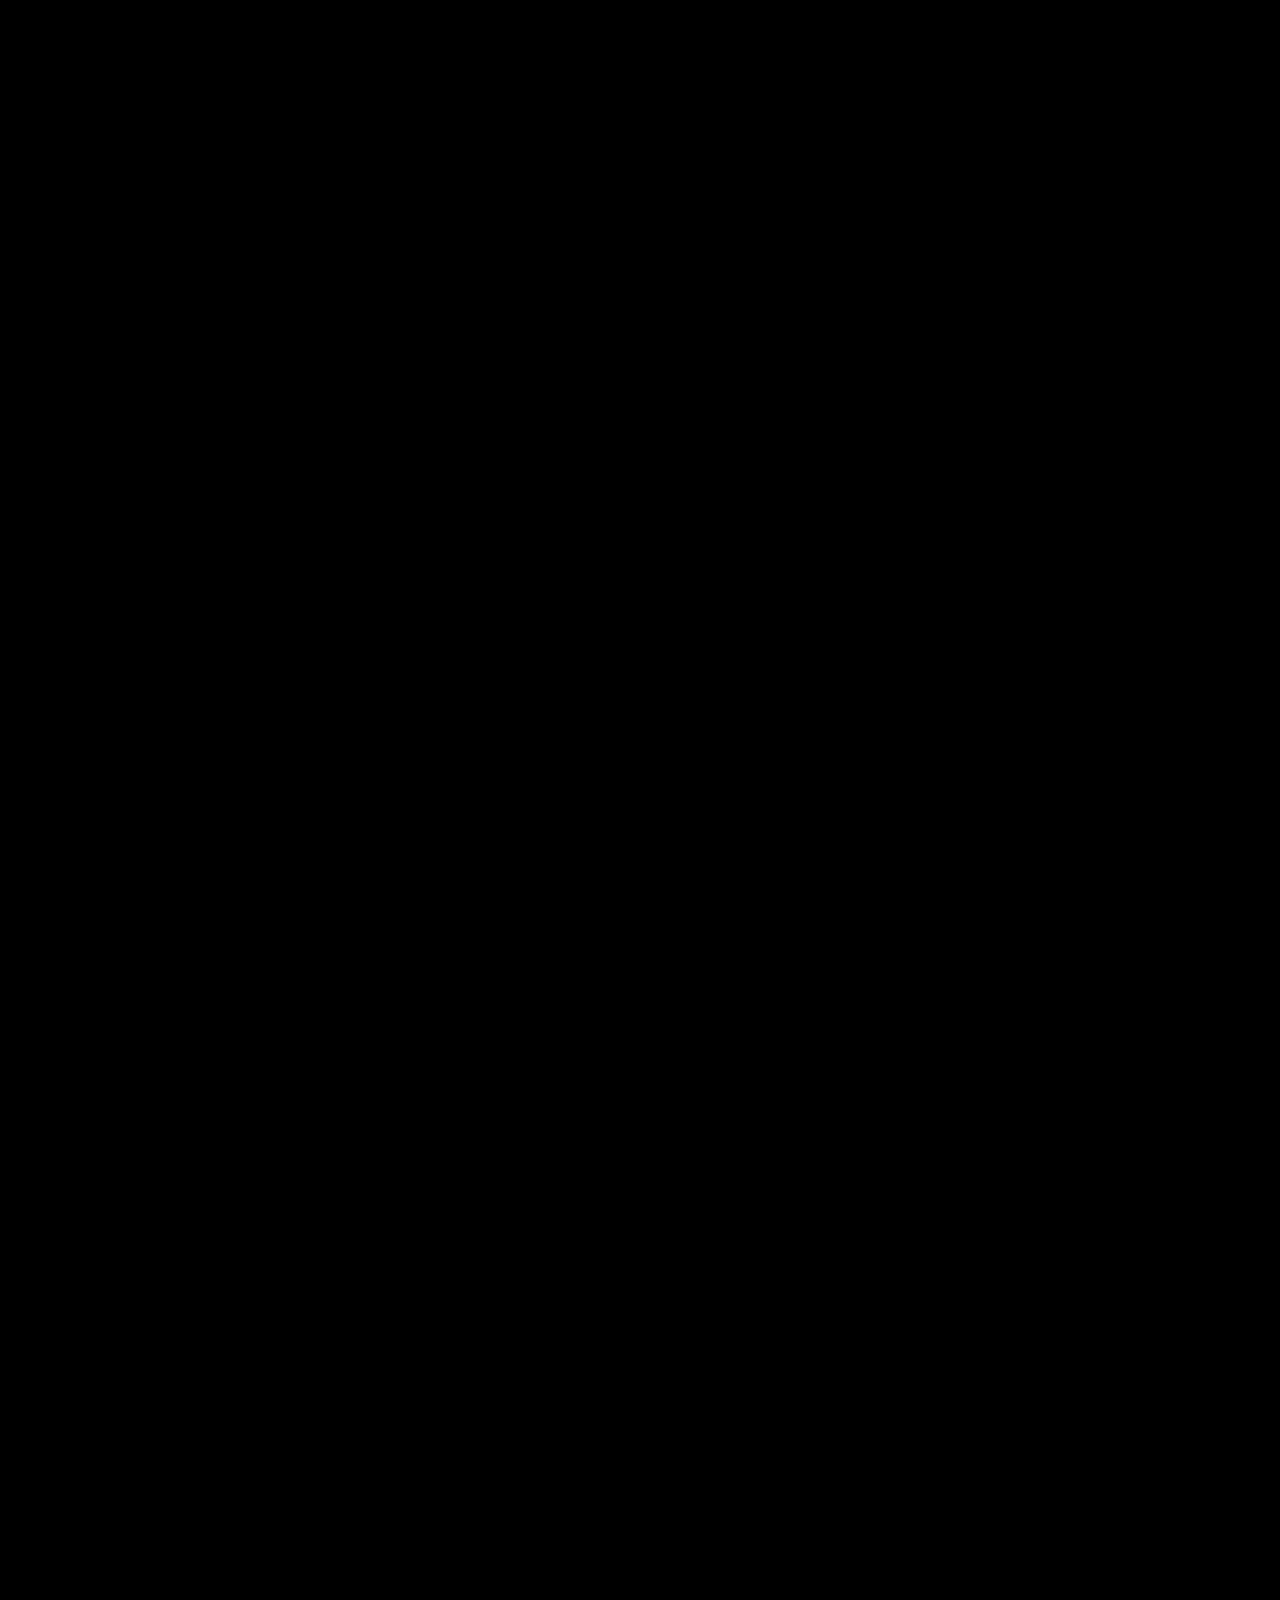
<file: projects/myceli.html>
<!doctype html>
<html lang="ru">
<head>
  <meta charset="UTF-8"><meta name="viewport" content="width=device-width,initial-scale=1">
  <meta name="description" content="myCeli — цифровой сервис, который помогает выйти из автоматизма и внимательнее проживать день.">
  <title>myCeli — Mari Shevchun</title>
  <link rel="icon" href="../favicon.png" type="image/png">
  <link rel="stylesheet" href="project.css?v=nav-align-1">
  <link rel="stylesheet" href="myceli-motion.css?v=1">
</head>
<body class="project-page--editorial myceli-page is-ready">
  <main>
    <section class="myceli-cover" aria-label="myCeli"><img src="../assets/projects/myceli/figma-2026/cover.webp" alt="myCeli — обложка проекта" decoding="async" fetchpriority="high"></section>
    <section class="case-head">
      <a class="myceli-back" href="../index.html"><span aria-hidden="true">◀</span> К проектам</a>
      <h1>myCeli</h1>
      <div class="case-overview">
        <div class="case-introduction"><span>Introduction</span><p>Мобильное приложение, которое помогает выйти из автоматизма, внимательнее проживать день и видеть связь между ежедневными состояниями и действиями</p><span class="garden-team">Команда из 3-х</span></div>
        <div class="case-taxonomy">
          <div><h2>Services</h2><div class="case-tags"><span>UX/UI design</span><span>interaction design</span><span>design system</span><span>branding</span><span>logotype</span><span>brand research</span><span>brand guide</span><span>mood boarding</span><span>UX/UI research</span><span>icons &amp; illustrations</span></div></div>
          <div><h2>Tools</h2><div class="case-tags"><span>Figma</span><span>ChatGPT</span><span>Photoshop</span><span>After Effects</span><span>my brain</span></div></div>
        </div>
      </div>
    </section>
    <section class="case-visuals myceli-visuals" aria-label="myCeli case study visuals">
      <figure class="case-visual myceli-visual"><img loading="lazy" decoding="async" width="1240" height="409" src="../assets/projects/myceli/figma-case-2026/01.webp" alt="myCeli brand idea"></figure>
      <figure class="case-visual myceli-visual myceli-motion" style="aspect-ratio:1440/810"><video width="1440" height="810" poster="../assets/projects/myceli/motion/growth.webp" data-src="../assets/projects/myceli/motion/growth.mp4" data-mobile-src="../assets/projects/myceli/motion/growth-mobile.mp4" preload="none" muted loop playsinline aria-label="Рост организма"></video><button class="motion-toggle" type="button" aria-label="Воспроизвести: Рост организма">▶</button></figure>
      <figure class="case-visual myceli-visual"><img loading="lazy" decoding="async" width="1240" height="698" src="../assets/projects/myceli/figma-case-2026/03.webp" alt="myCeli product shown on mobile devices"></figure>
      <figure class="case-visual myceli-visual"><img loading="lazy" decoding="async" width="1240" height="332" src="../assets/projects/myceli/figma-case-2026/04.webp" alt="myCeli concept statement"></figure>
      <figure class="case-visual myceli-visual myceli-motion" style="aspect-ratio:1440/810"><video width="1440" height="810" poster="../assets/projects/myceli/motion/watch-phone.webp" data-src="../assets/projects/myceli/motion/watch-phone.mp4" data-mobile-src="../assets/projects/myceli/motion/watch-phone-mobile.mp4" preload="none" muted loop playsinline aria-label="Часы и телефон"></video><button class="motion-toggle" type="button" aria-label="Воспроизвести: Часы и телефон">▶</button></figure>
      <figure class="case-visual myceli-visual"><img loading="lazy" decoding="async" width="1240" height="698" src="../assets/projects/myceli/figma-case-2026/06.webp" alt="myCeli mobile interface"></figure>
      <figure class="case-visual myceli-visual"><img loading="lazy" decoding="async" width="1240" height="698" src="../assets/projects/myceli/figma-case-2026/07.webp" alt="myCeli symbol system"></figure>
      <figure class="case-visual myceli-visual"><img loading="lazy" decoding="async" width="1240" height="698" src="../assets/projects/myceli/figma-case-2026/08.webp" alt="myCeli visual objects"></figure>
      <figure class="case-visual myceli-visual myceli-motion" style="aspect-ratio:1440/1004"><video width="1440" height="1004" poster="../assets/projects/myceli/motion/onboarding.webp" data-src="../assets/projects/myceli/motion/onboarding.mp4" data-mobile-src="../assets/projects/myceli/motion/onboarding-mobile.mp4" preload="none" muted loop playsinline aria-label="Первый шаг"></video><button class="motion-toggle" type="button" aria-label="Воспроизвести: Первый шаг">▶</button></figure>
      <figure class="case-visual myceli-visual"><img loading="lazy" decoding="async" width="1240" height="698" src="../assets/projects/myceli/figma-case-2026/10.webp" alt="myCeli campaign characters"></figure>
      <figure class="case-visual myceli-visual"><img loading="lazy" decoding="async" width="1240" height="698" src="../assets/projects/myceli/figma-case-2026/11.webp" alt="myCeli sculptural object"></figure>
      <figure class="case-visual myceli-visual myceli-motion" style="aspect-ratio:1440/810"><video width="1440" height="810" poster="../assets/projects/myceli/motion/creation-bag.webp" data-src="../assets/projects/myceli/motion/creation-bag.mp4" data-mobile-src="../assets/projects/myceli/motion/creation-bag-mobile.mp4" preload="none" muted loop playsinline aria-label="Создание организма и сумка"></video><button class="motion-toggle" type="button" aria-label="Воспроизвести: Создание организма и сумка">▶</button></figure>
      <figure class="case-visual myceli-visual"><img loading="lazy" decoding="async" width="1240" height="698" src="../assets/projects/myceli/figma-case-2026/13.webp" alt="myCeli visual system"></figure>
      <figure class="case-visual myceli-visual"><img loading="lazy" decoding="async" width="1240" height="698" src="../assets/projects/myceli/figma-case-2026/14.webp" alt="myCeli interface screens"></figure>
      <figure class="case-visual myceli-visual"><img loading="lazy" decoding="async" width="1240" height="698" src="../assets/projects/myceli/figma-case-2026/15.webp" alt="myCeli social media and merchandise"></figure>
      <figure class="case-visual myceli-visual"><img loading="lazy" decoding="async" width="1240" height="698" src="../assets/projects/myceli/figma-case-2026/16.webp" alt="myCeli environmental installation"></figure>
      <figure class="case-visual myceli-visual myceli-motion" style="aspect-ratio:1440/1004"><video width="1440" height="1004" poster="../assets/projects/myceli/motion/organisms.webp" data-src="../assets/projects/myceli/motion/organisms.mp4" data-mobile-src="../assets/projects/myceli/motion/organisms-mobile.mp4" preload="none" muted loop playsinline aria-label="Мир организмов"></video><button class="motion-toggle" type="button" aria-label="Воспроизвести: Мир организмов">▶</button></figure>
      <figure class="case-visual myceli-visual"><img loading="lazy" decoding="async" width="1240" height="698" src="../assets/projects/myceli/figma-case-2026/18.webp" alt="myCeli billboard"></figure>
      <figure class="case-visual myceli-visual"><img loading="lazy" decoding="async" width="1240" height="243" src="../assets/projects/myceli/figma-case-2026/19.webp" alt="myCeli concept phrase"></figure>
      <figure class="case-visual myceli-visual"><img loading="lazy" decoding="async" width="1240" height="651" src="../assets/projects/myceli/figma-case-2026/20.webp" alt="myCeli final visual"></figure>
      <figure class="case-visual myceli-visual myceli-motion" style="aspect-ratio:1440/1004"><video width="1440" height="1004" poster="../assets/projects/myceli/motion/journey.webp" data-src="../assets/projects/myceli/motion/journey.mp4" data-mobile-src="../assets/projects/myceli/motion/journey-mobile.mp4" preload="none" muted loop playsinline aria-label="Карта пути"></video><button class="motion-toggle" type="button" aria-label="Воспроизвести: Карта пути">▶</button></figure>
      <figure class="case-visual myceli-visual myceli-motion" style="aspect-ratio:960/540"><video width="960" height="540" poster="../assets/projects/myceli/motion/ring.webp" data-src="../assets/projects/myceli/motion/ring.mp4" data-mobile-src="../assets/projects/myceli/motion/ring-mobile.mp4" preload="none" muted loop playsinline aria-label="Кольцо myCeli"></video><button class="motion-toggle" type="button" aria-label="Воспроизвести: Кольцо myCeli">▶</button></figure>
    </section>
  </main>
  <footer class="case-footer"><a class="case-footer__next" href="bitz.html">Следующий проект <span class="case-footer__arrow" aria-hidden="true"></span></a></footer>
  <button class="case-to-top" type="button" aria-label="Наверх"><img loading="lazy" decoding="async" src="../assets/ui/to-top-green.svg" alt=""></button>
  <script src="case-to-top.js?v=restored-current-2"></script>
  <script src="../typography.js"></script>
  <script src="myceli-motion.js?v=1"></script>
</body>
</html>
</file>
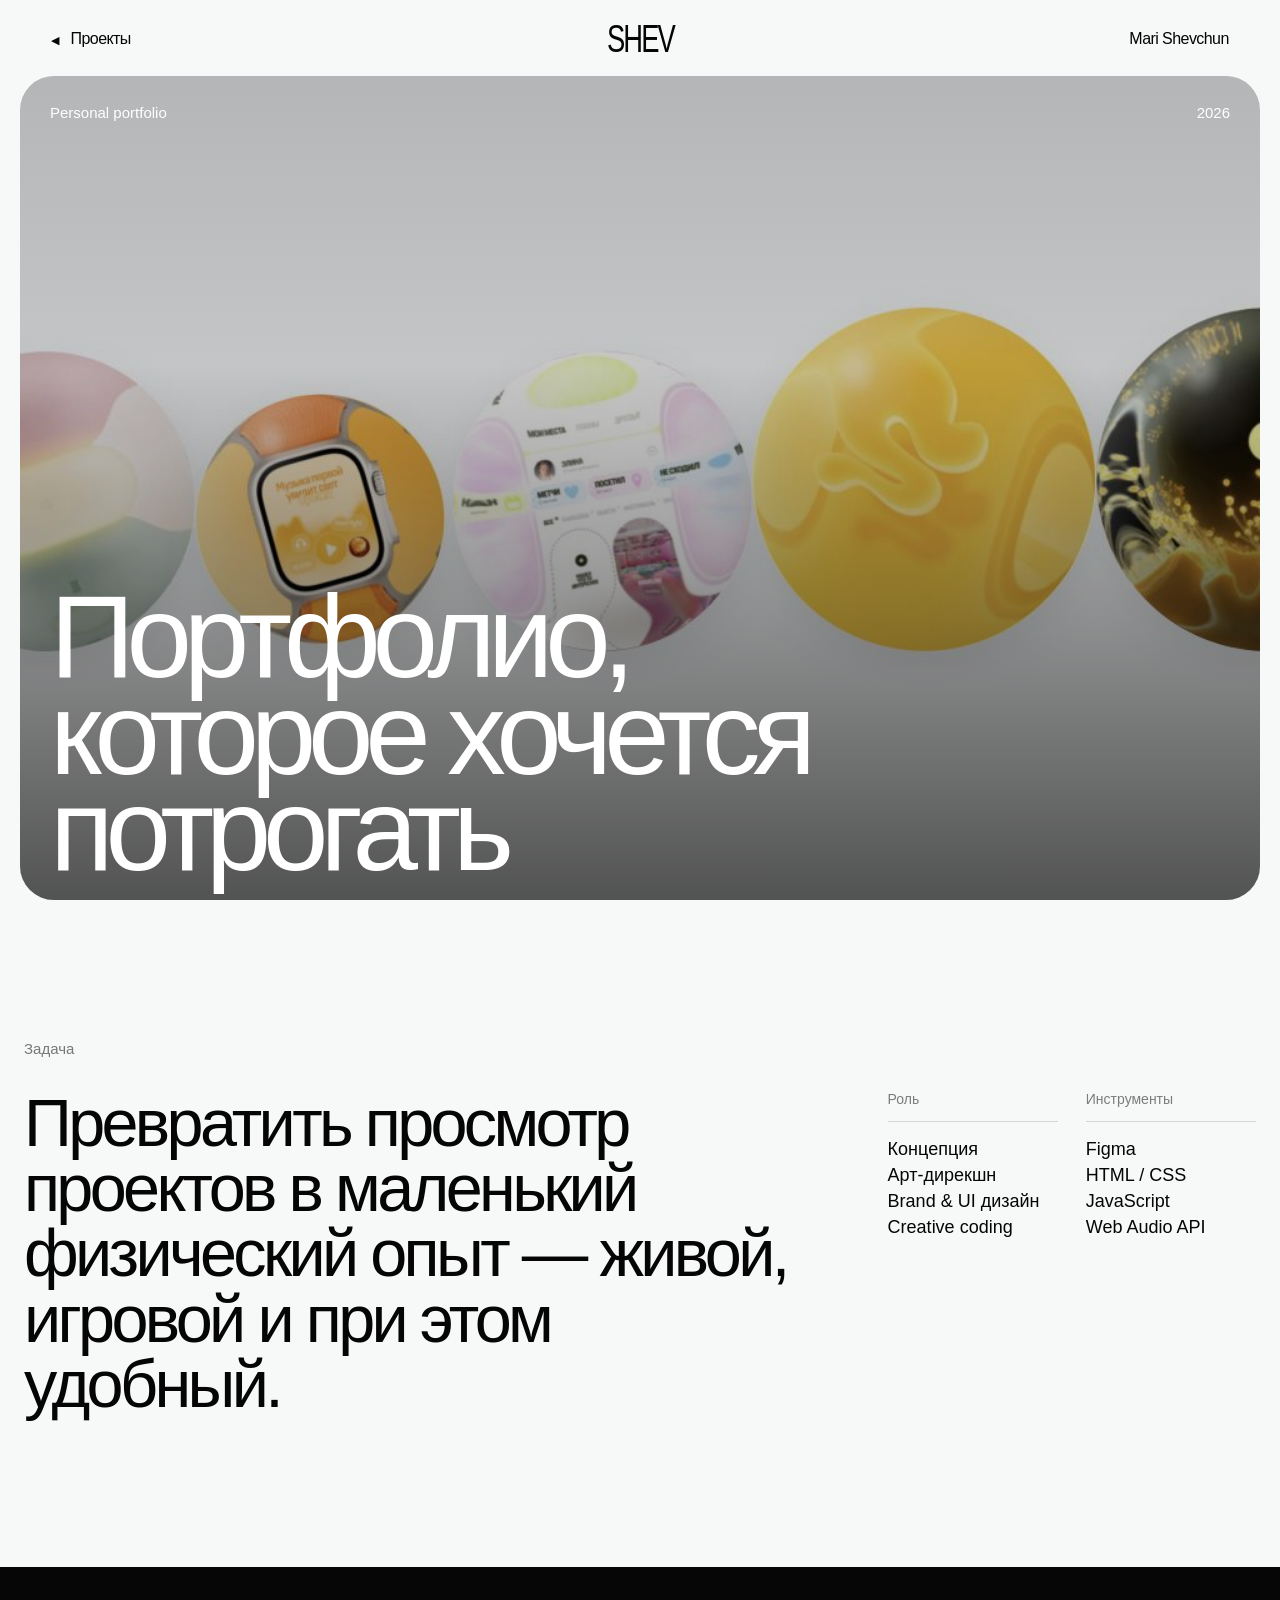
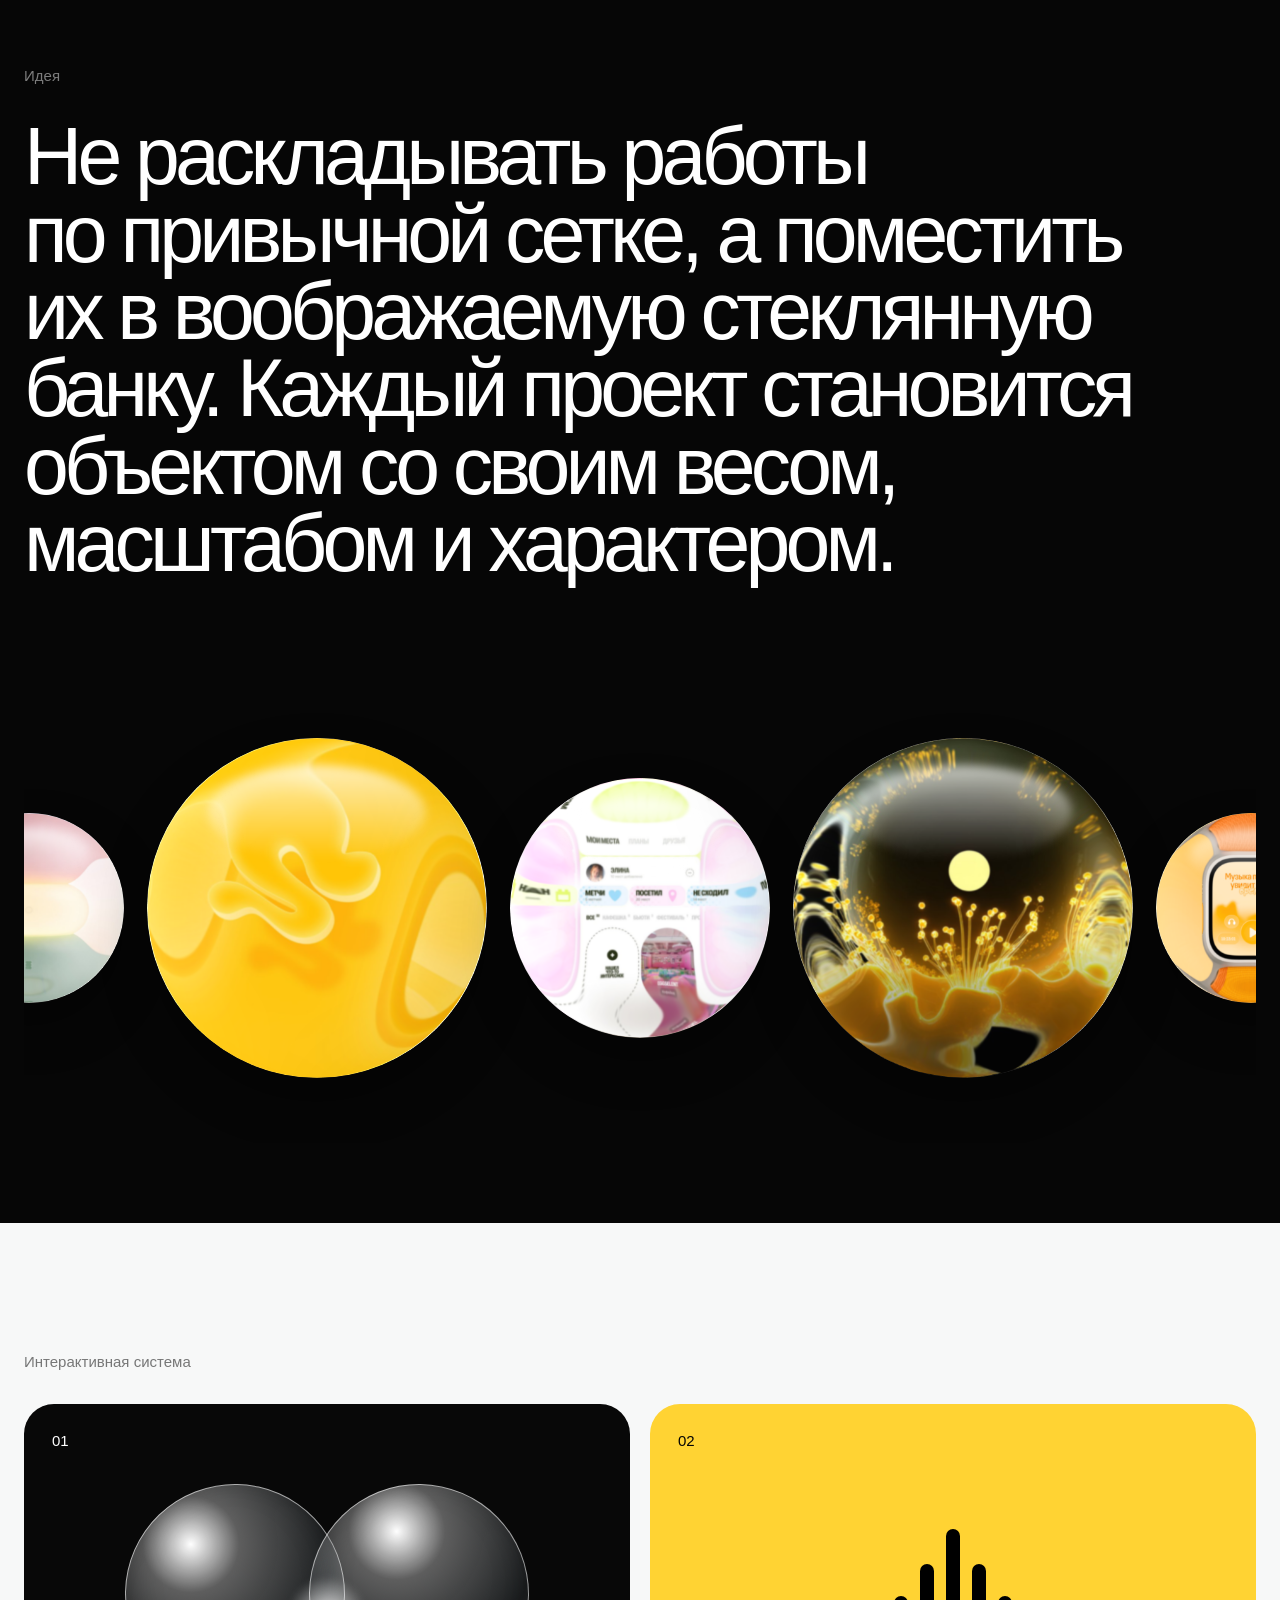
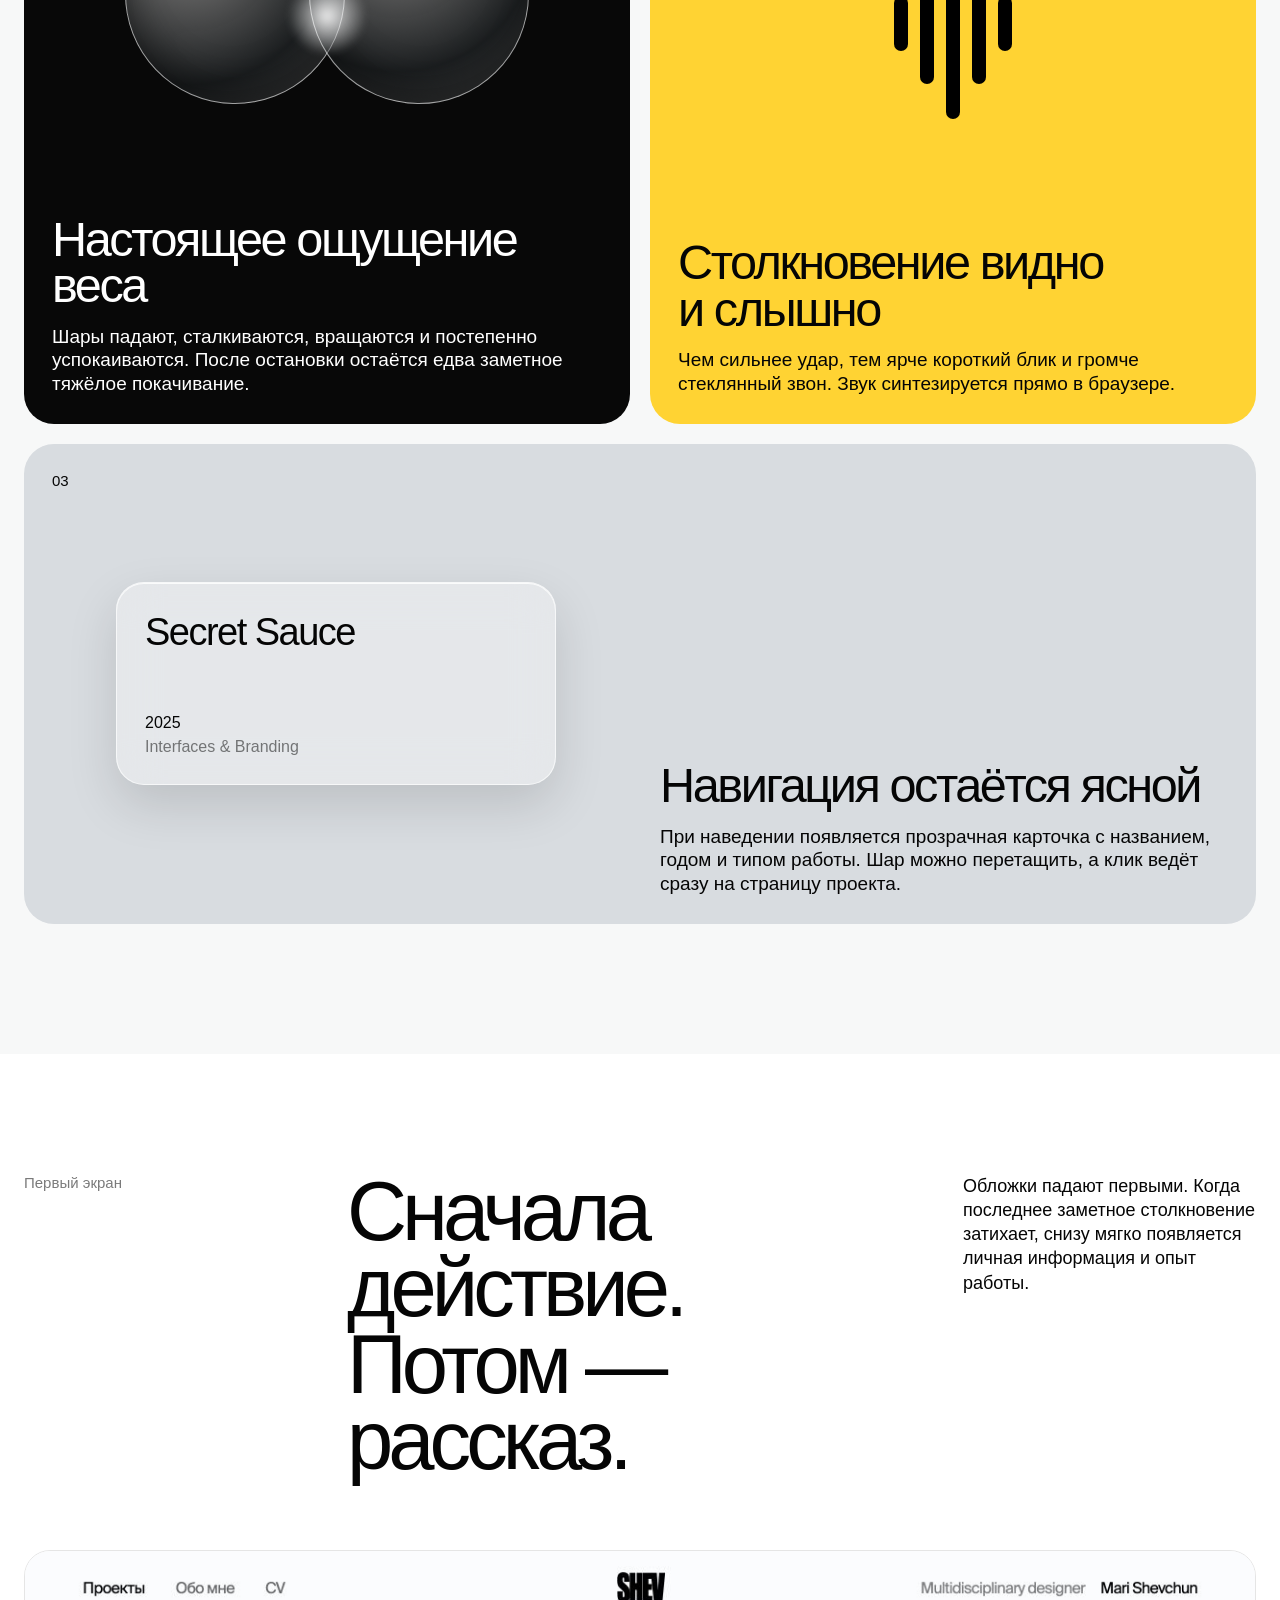
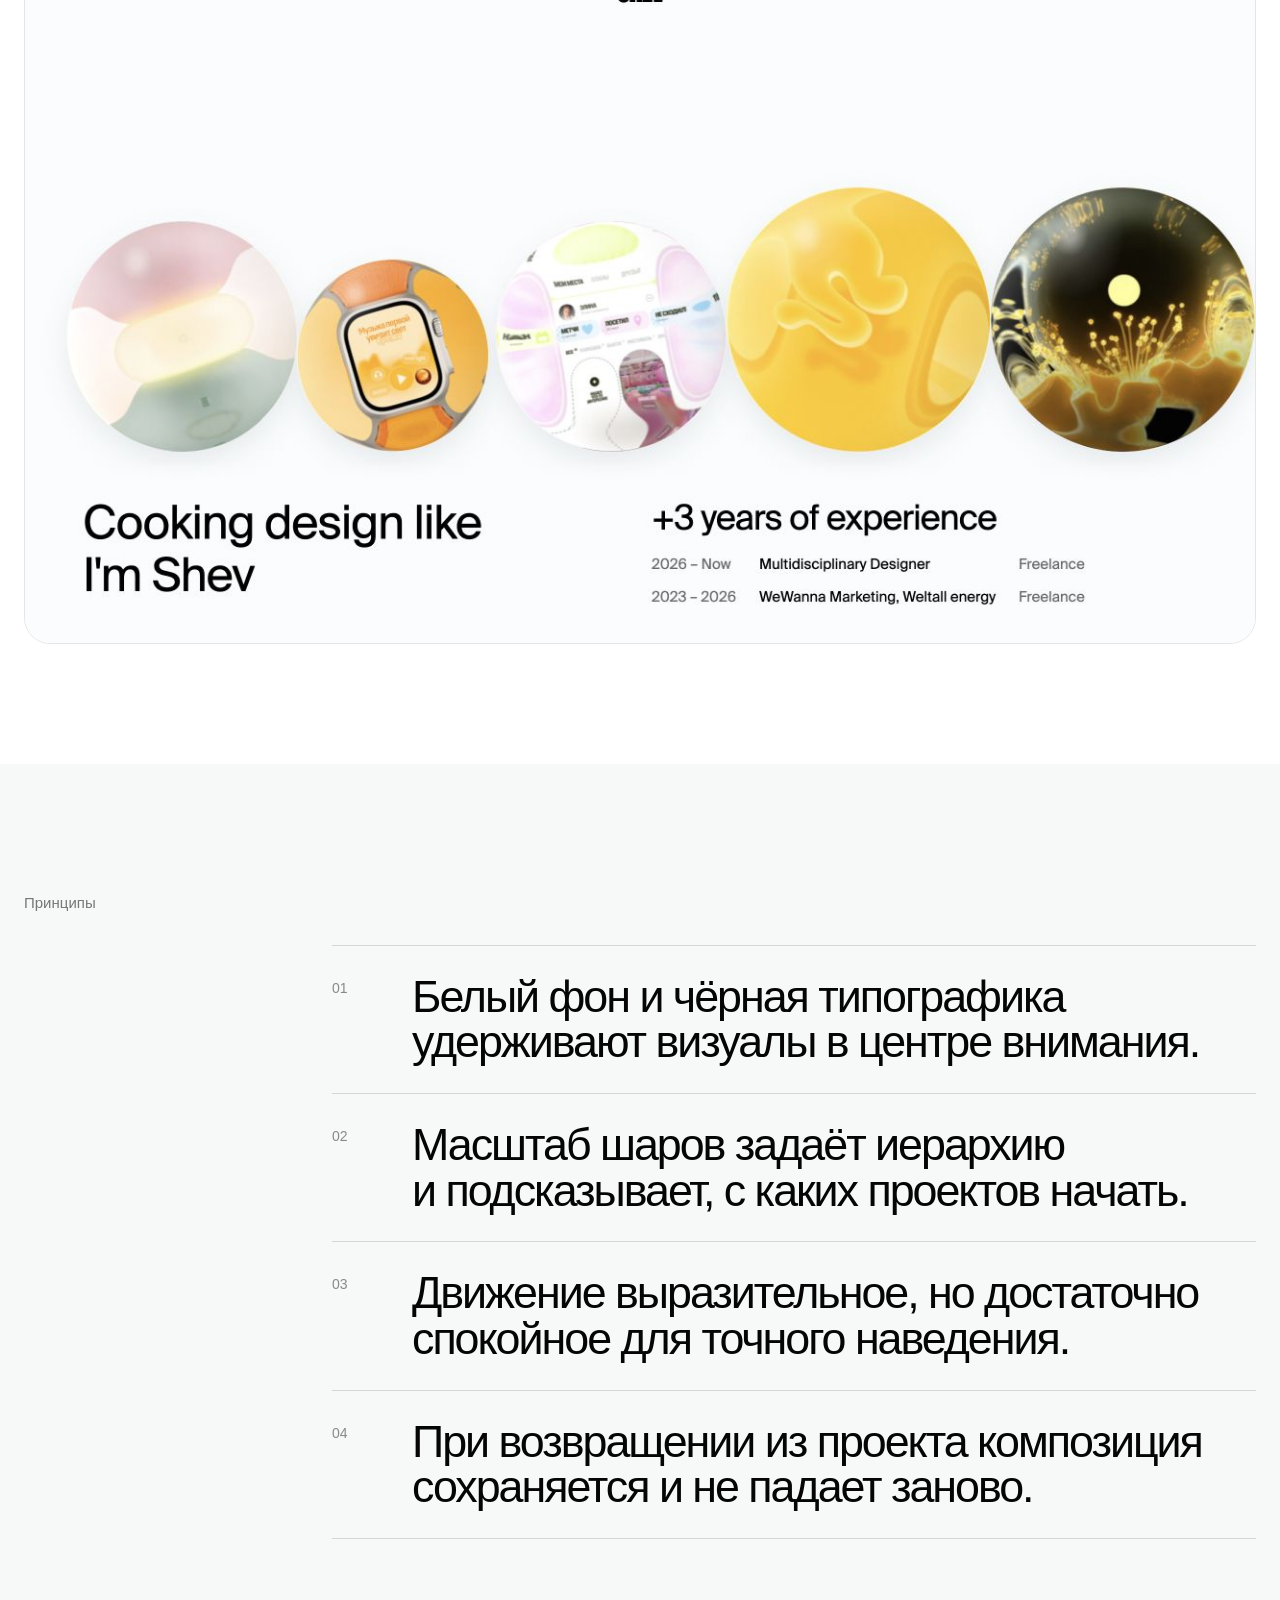
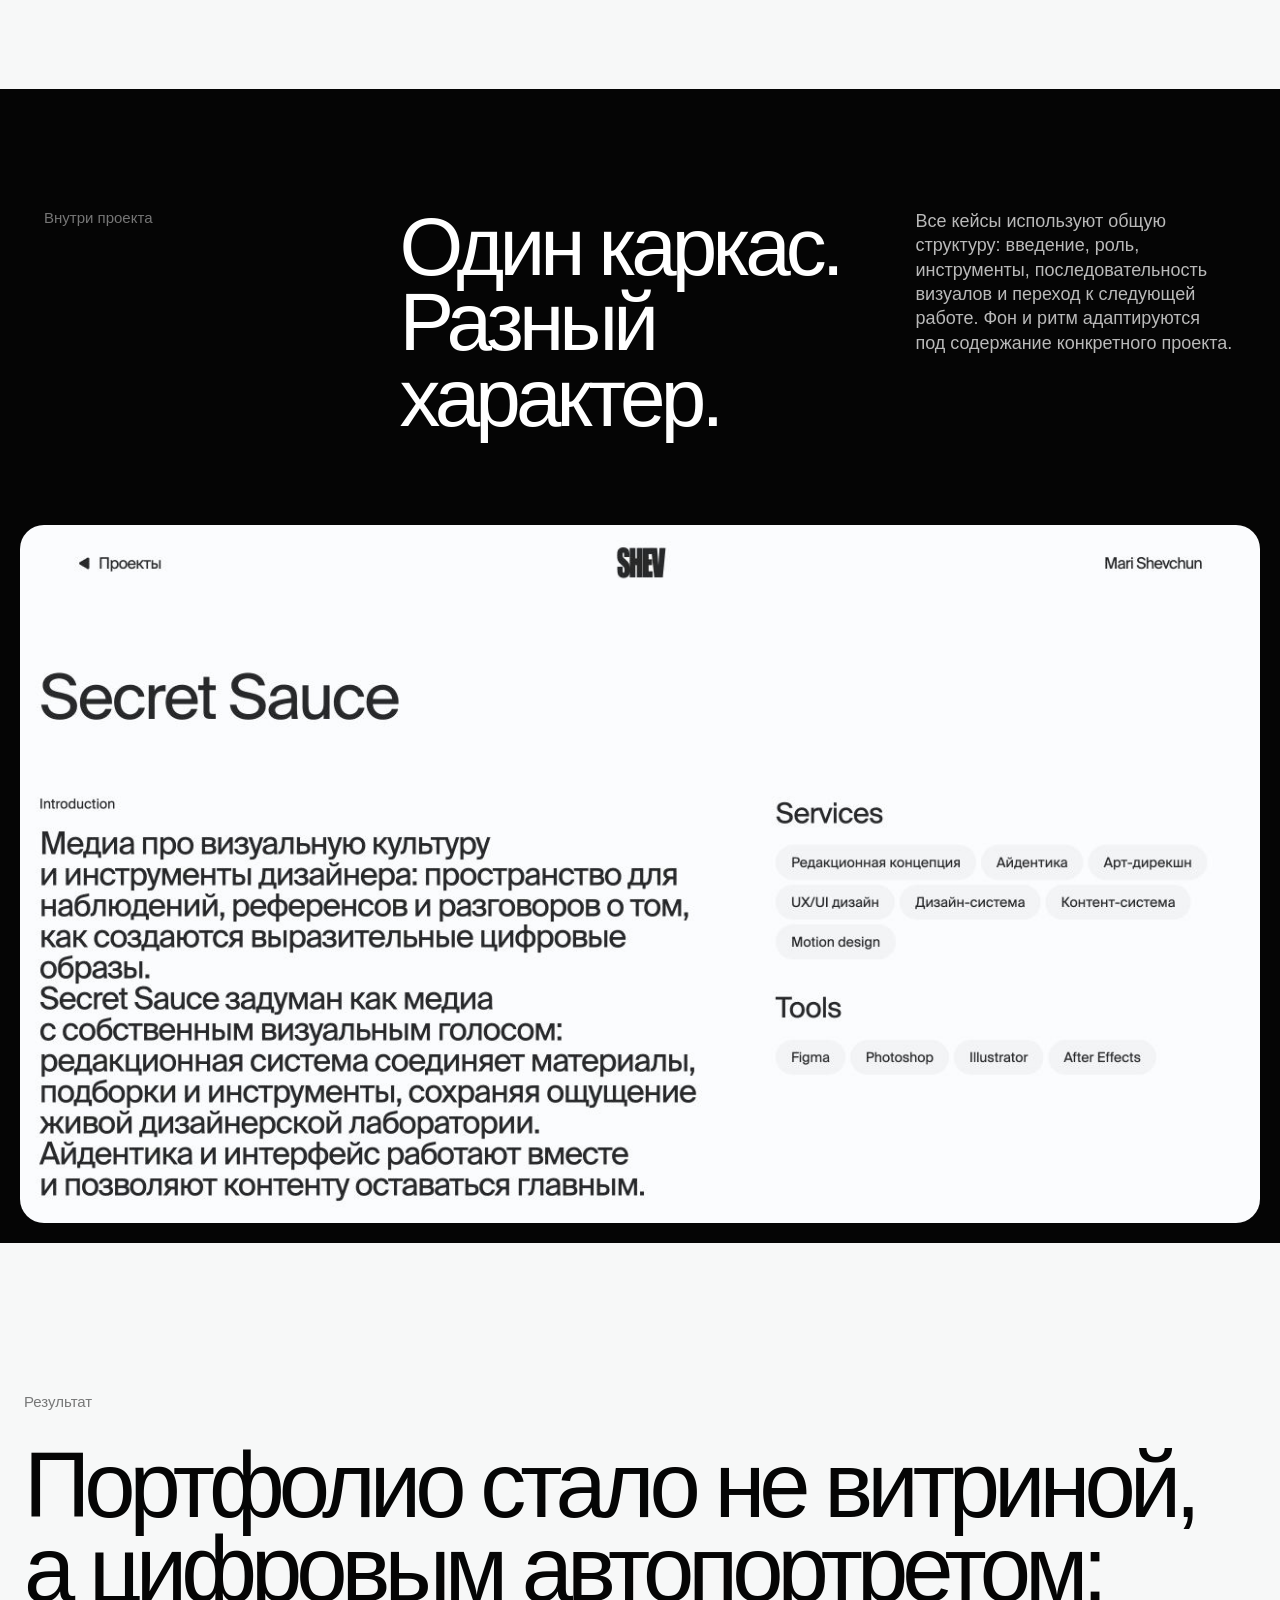
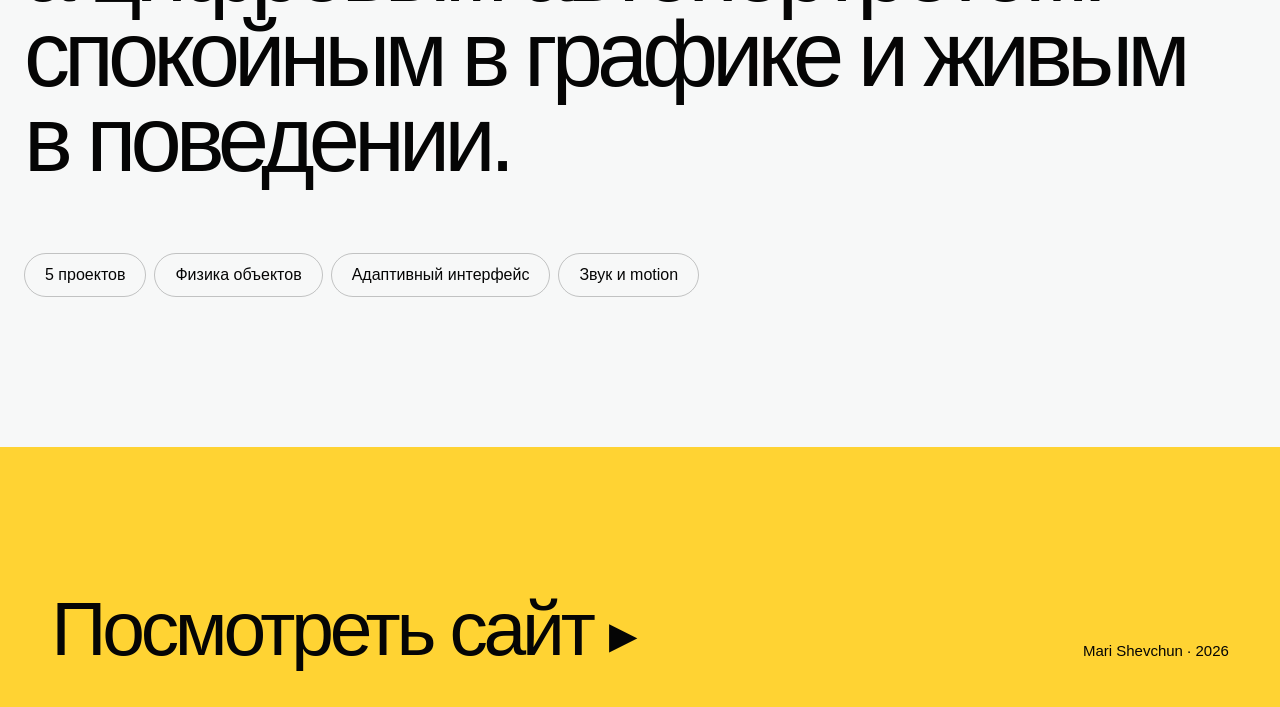
<file: projects/portfolio-case.html>
<!doctype html>
<html lang="ru">
<head>
  <meta charset="UTF-8">
  <meta name="viewport" content="width=device-width,initial-scale=1">
  <meta name="description" content="Кейс сайта-портфолио Mari Shevchun — интерактивный архив проектов со стеклянной физикой.">
  <title>SHEV Portfolio — case</title>
  <link rel="icon" href="../favicon.png" type="image/png">
  <link rel="stylesheet" href="portfolio-case.css">
</head>
<body>
  <header class="case-nav">
    <a class="case-nav__back" href="../index.html"><span>◀</span> Проекты</a>
    <a class="case-nav__logo" href="../index.html">SHEV</a>
    <p>Mari Shevchun</p>
  </header>

  <main>
    <section class="case-hero">
      <img loading="lazy" decoding="async" src="../assets/projects/portfolio-case/hero.png" alt="Главный экран портфолио со стеклянными шарами проектов">
      <div class="case-hero__shade"></div>
      <div class="case-hero__meta">
        <span>Personal portfolio</span>
        <span>2026</span>
      </div>
      <h1>Портфолио,<br>которое хочется<br>потрогать</h1>
    </section>

    <section class="case-intro section-pad reveal">
      <p class="eyebrow">Задача</p>
      <div class="case-intro__grid">
        <h2>Превратить просмотр проектов в&nbsp;маленький физический опыт — живой, игровой и&nbsp;при этом удобный.</h2>
        <div class="case-intro__facts">
          <dl><dt>Роль</dt><dd>Концепция<br>Арт-дирекшн<br>Brand &amp; UI дизайн<br>Creative coding</dd></dl>
          <dl><dt>Инструменты</dt><dd>Figma<br>HTML / CSS<br>JavaScript<br>Web Audio API</dd></dl>
        </div>
      </div>
    </section>

    <section class="manifesto section-pad reveal">
      <p class="eyebrow">Идея</p>
      <p class="manifesto__text">Не раскладывать работы по&nbsp;привычной сетке, а&nbsp;поместить их в&nbsp;воображаемую стеклянную банку. Каждый проект становится объектом со&nbsp;своим весом, масштабом и&nbsp;характером.</p>
      <div class="orb-line" aria-label="Обложки проектов в форме стеклянных объектов">
        <div class="orb orb--sm"><img loading="lazy" decoding="async" src="../assets/cover-light.png" alt=""></div>
        <div class="orb orb--lg"><img loading="lazy" decoding="async" src="../assets/cover-yellow.png" alt=""></div>
        <div class="orb orb--md"><img loading="lazy" decoding="async" src="../assets/cover-social.png" alt=""></div>
        <div class="orb orb--lg"><img loading="lazy" decoding="async" src="../assets/cover-gold.png" alt=""></div>
        <div class="orb orb--sm"><img loading="lazy" decoding="async" src="../assets/cover-watch.png" alt=""></div>
      </div>
    </section>

    <section class="mechanics section-pad">
      <p class="eyebrow reveal">Интерактивная система</p>
      <div class="mechanics__grid">
        <article class="mechanic mechanic--dark reveal">
          <span class="mechanic__number">01</span>
          <div class="collision-demo" aria-hidden="true"><i></i><i></i><b></b></div>
          <h3>Настоящее ощущение веса</h3>
          <p>Шары падают, сталкиваются, вращаются и&nbsp;постепенно успокаиваются. После остановки остаётся едва заметное тяжёлое покачивание.</p>
        </article>
        <article class="mechanic mechanic--warm reveal">
          <span class="mechanic__number">02</span>
          <div class="sound-wave" aria-hidden="true"><i></i><i></i><i></i><i></i><i></i></div>
          <h3>Столкновение видно и слышно</h3>
          <p>Чем сильнее удар, тем ярче короткий блик и&nbsp;громче стеклянный звон. Звук синтезируется прямо в&nbsp;браузере.</p>
        </article>
        <article class="mechanic mechanic--wide reveal">
          <span class="mechanic__number">03</span>
          <div class="cursor-card">
            <strong>Secret Sauce</strong>
            <span>2025</span>
            <span>Interfaces &amp; Branding</span>
          </div>
          <div>
            <h3>Навигация остаётся ясной</h3>
            <p>При наведении появляется прозрачная карточка с&nbsp;названием, годом и&nbsp;типом работы. Шар можно перетащить, а&nbsp;клик ведёт сразу на&nbsp;страницу проекта.</p>
          </div>
        </article>
      </div>
    </section>

    <section class="screen-story screen-story--white reveal">
      <div class="screen-story__copy">
        <p class="eyebrow">Первый экран</p>
        <h2>Сначала действие.<br>Потом — рассказ.</h2>
        <p>Обложки падают первыми. Когда последнее заметное столкновение затихает, снизу мягко появляется личная информация и&nbsp;опыт работы.</p>
      </div>
      <figure><img loading="lazy" decoding="async" src="../assets/projects/portfolio-case/about.png" alt="Нижний текст главного экрана портфолио"></figure>
    </section>

    <section class="principles section-pad reveal">
      <p class="eyebrow">Принципы</p>
      <div class="principles__list">
        <p><span>01</span> Белый фон и&nbsp;чёрная типографика удерживают визуалы в&nbsp;центре внимания.</p>
        <p><span>02</span> Масштаб шаров задаёт иерархию и&nbsp;подсказывает, с&nbsp;каких проектов начать.</p>
        <p><span>03</span> Движение выразительное, но&nbsp;достаточно спокойное для точного наведения.</p>
        <p><span>04</span> При возвращении из&nbsp;проекта композиция сохраняется и&nbsp;не&nbsp;падает заново.</p>
      </div>
    </section>

    <section class="project-system reveal">
      <div class="project-system__copy section-pad">
        <p class="eyebrow">Внутри проекта</p>
        <h2>Один каркас.<br>Разный характер.</h2>
        <p>Все кейсы используют общую структуру: введение, роль, инструменты, последовательность визуалов и&nbsp;переход к&nbsp;следующей работе. Фон и&nbsp;ритм адаптируются под содержание конкретного проекта.</p>
      </div>
      <figure><img loading="lazy" decoding="async" src="../assets/projects/portfolio-case/project-page.png" alt="Страница проекта Secret Sauce"></figure>
    </section>

    <section class="result section-pad reveal">
      <p class="eyebrow">Результат</p>
      <h2>Портфолио стало не&nbsp;витриной, а&nbsp;цифровым автопортретом: спокойным в&nbsp;графике и&nbsp;живым в&nbsp;поведении.</h2>
      <div class="result__chips"><span>5 проектов</span><span>Физика объектов</span><span>Адаптивный интерфейс</span><span>Звук и motion</span></div>
    </section>
  </main>

  <footer class="case-end">
    <a href="../index.html">Посмотреть сайт <span>▶</span></a>
    <p>Mari Shevchun · 2026</p>
  </footer>
  <script src="portfolio-case.js"></script>
  <script src="../typography.js"></script>
</body>
</html>
</file>
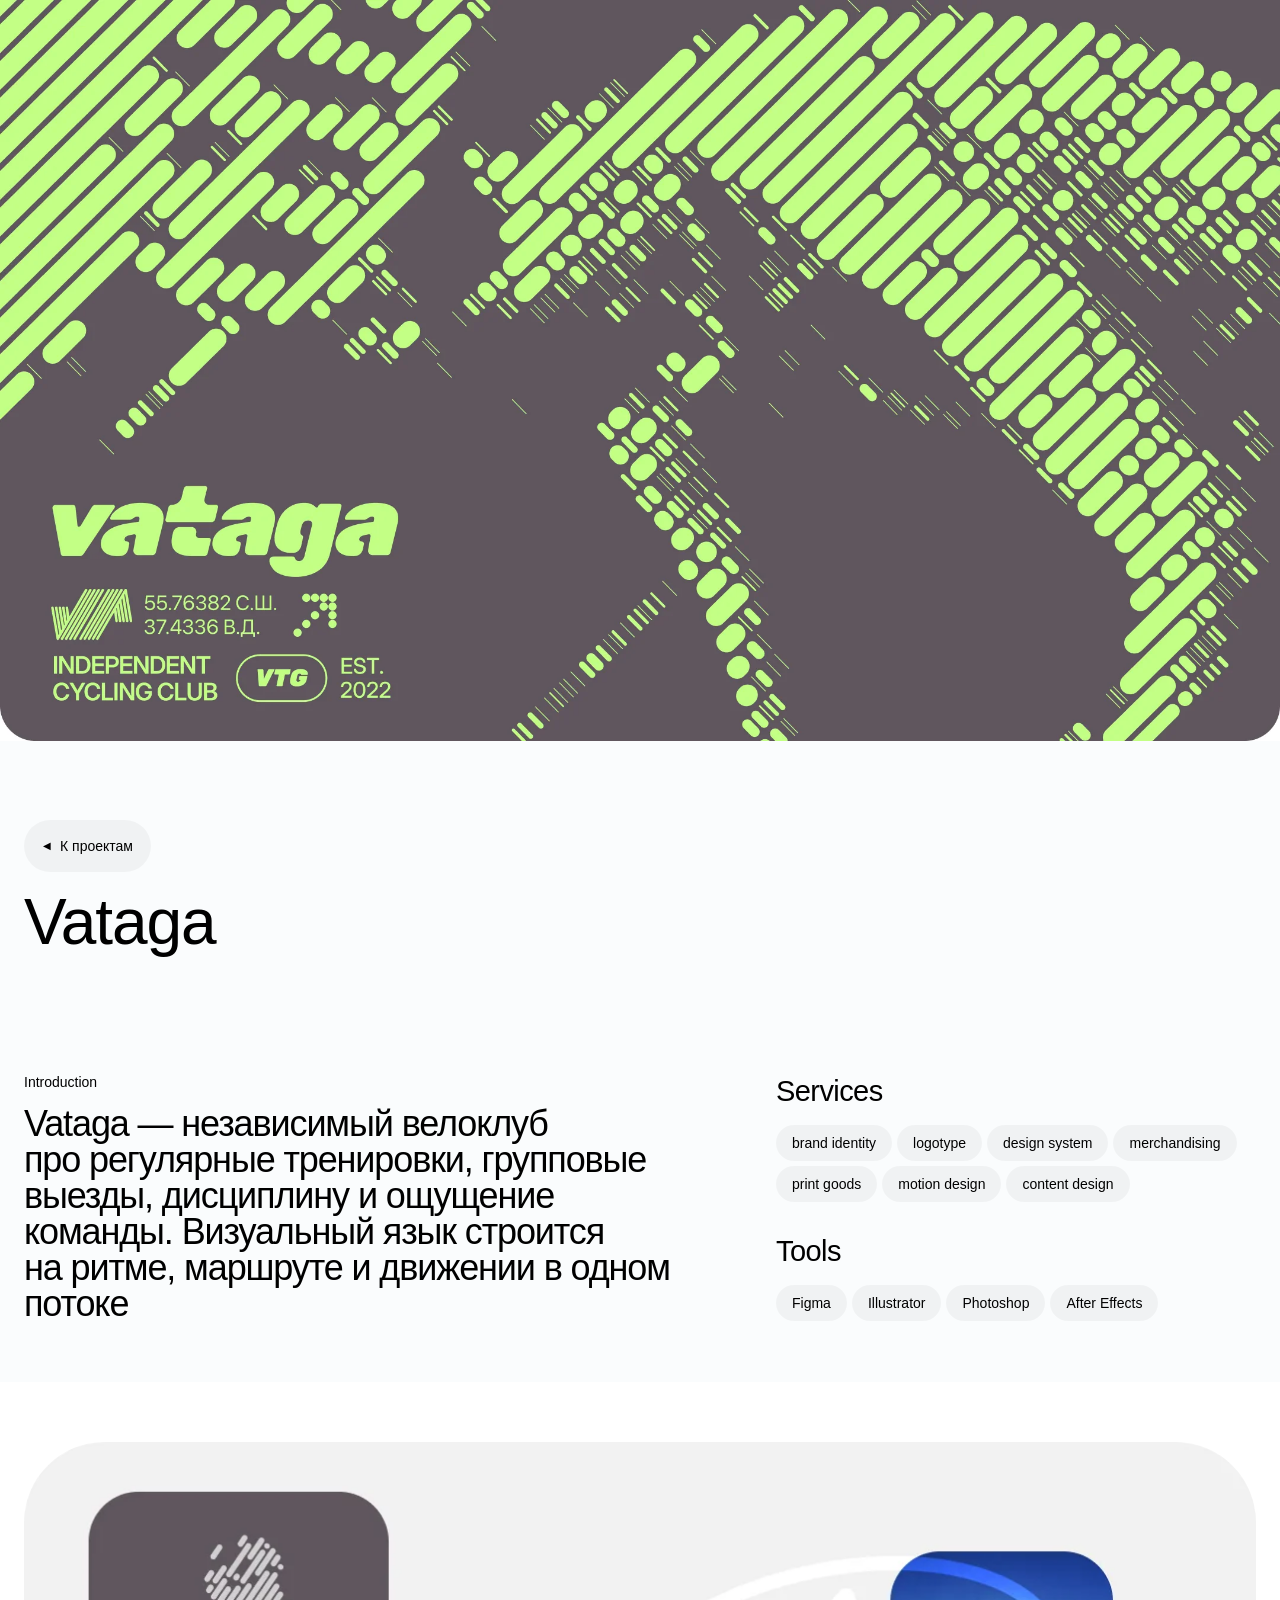
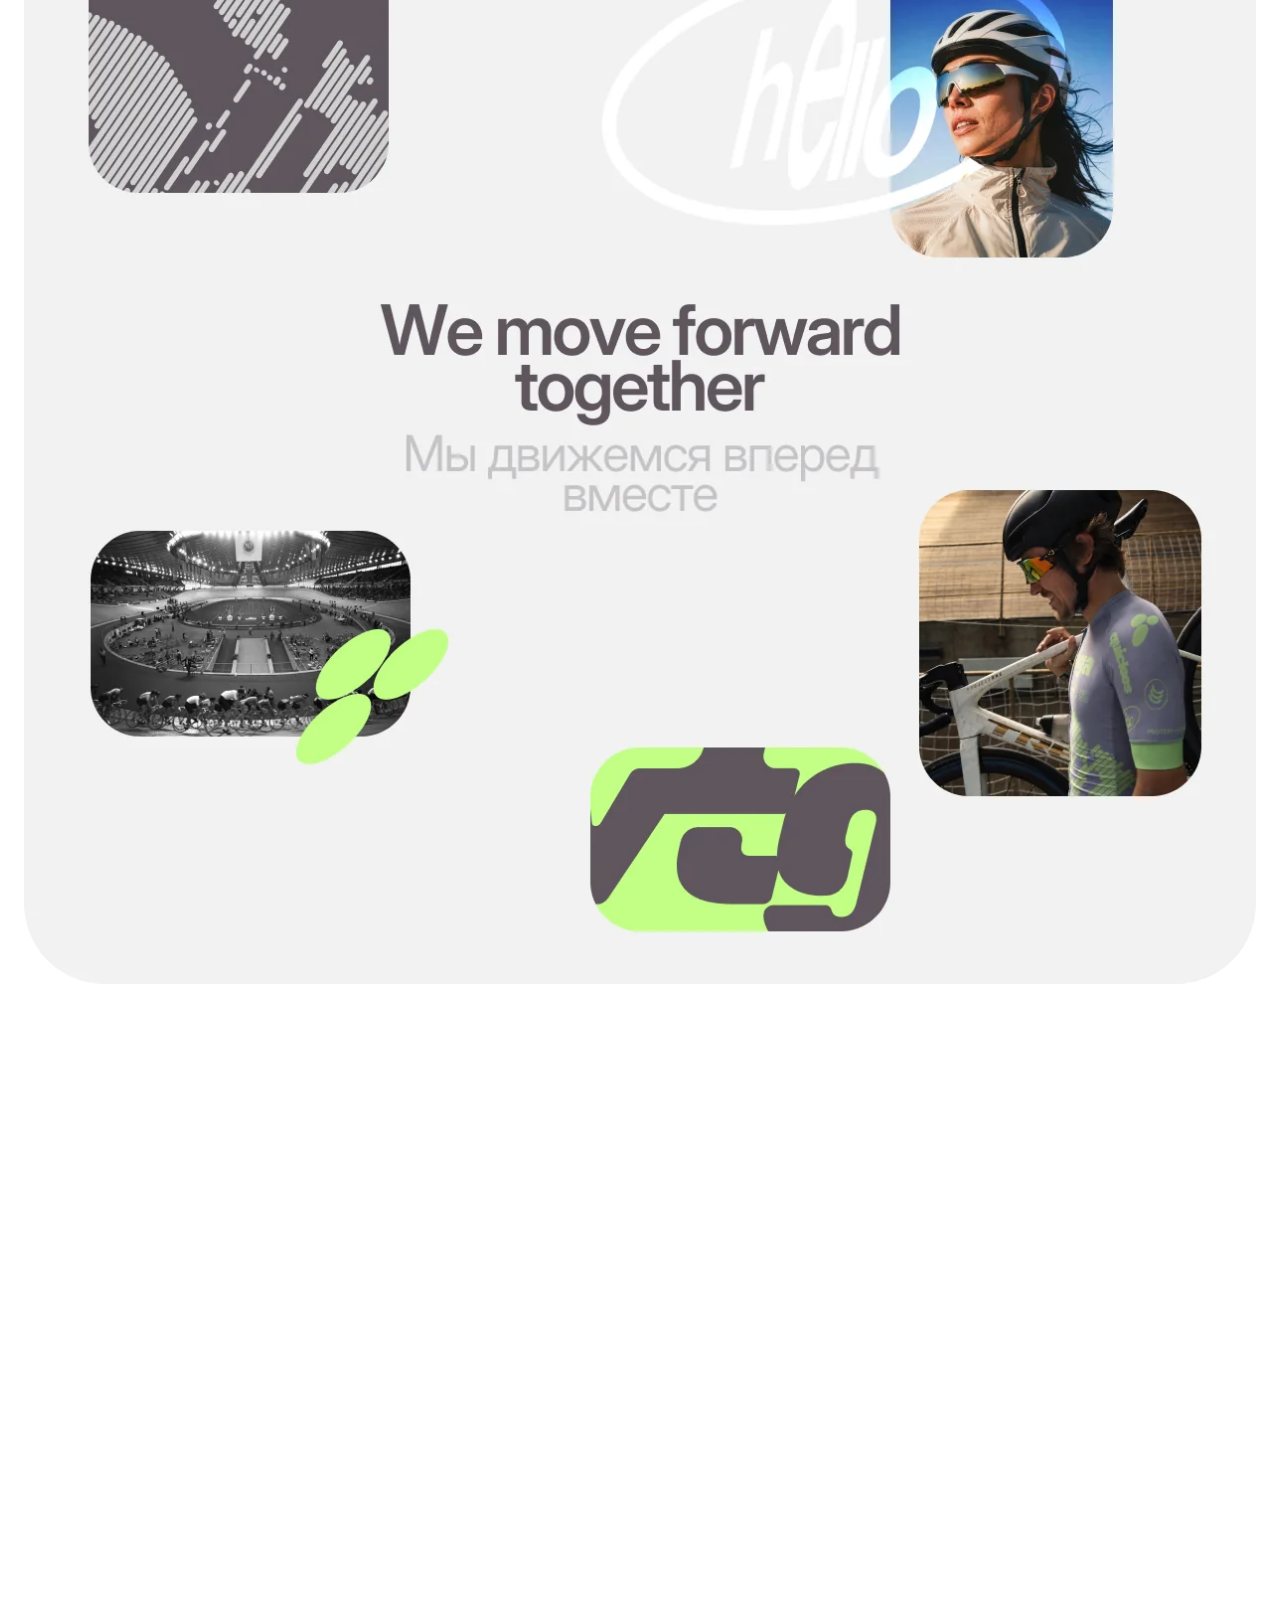
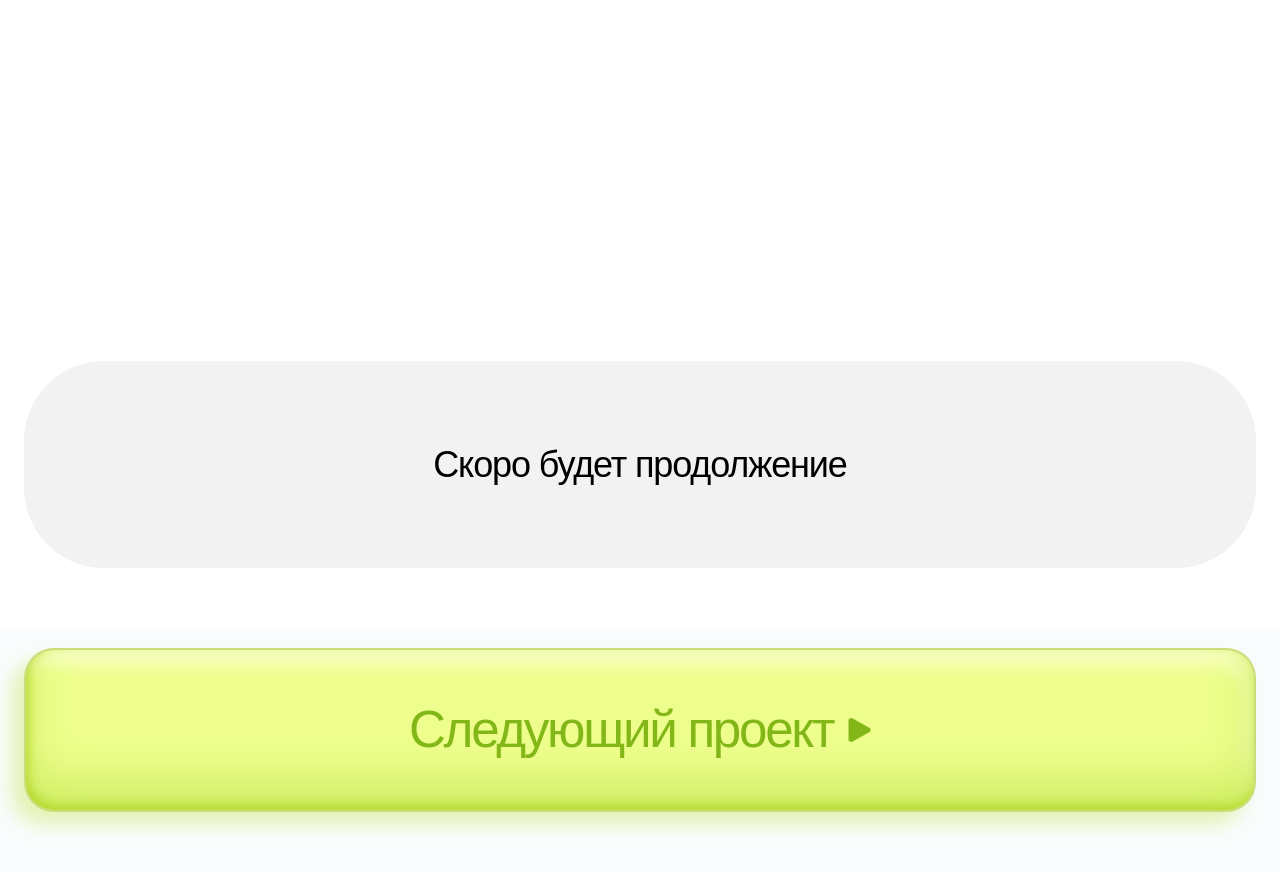
<file: projects/vataga.html>
<!doctype html>
<html lang="ru">
<head>
  <meta charset="UTF-8">
  <meta name="viewport" content="width=device-width,initial-scale=1">
  <meta name="description" content="VATAGA — айдентика независимого велоклуба.">
  <title>VATAGA — Mari Shevchun</title>
  <link rel="icon" href="../favicon.png" type="image/png">
  <link rel="stylesheet" href="project.css?v=nav-align-1">
  <link rel="stylesheet" href="vataga.css?v=restored-2026-1">
</head>
<body class="project-page--editorial vataga-page is-ready">
  <main>
    <section class="vataga-cover" aria-label="VATAGA"><img src="../assets/projects/vataga/figma-2026/vataga-cover.webp" alt="VATAGA — независимый велоклуб" decoding="async" fetchpriority="high"></section>
    <section class="case-head">
      <a class="vataga-back" href="../index.html"><span aria-hidden="true">◀</span> К проектам</a>
      <h1>Vataga</h1>
      <div class="case-overview">
        <div class="case-introduction"><span>Introduction</span><p>Vataga — независимый велоклуб про регулярные тренировки, групповые выезды, дисциплину и ощущение команды. Визуальный язык строится на ритме, маршруте и движении в одном потоке</p></div>
        <div class="case-taxonomy">
          <div><h2>Services</h2><div class="case-tags"><span>brand identity</span><span>logotype</span><span>design system</span><span>merchandising</span><span>print goods</span><span>motion design</span><span>content design</span></div></div>
          <div><h2>Tools</h2><div class="case-tags"><span>Figma</span><span>Illustrator</span><span>Photoshop</span><span>After Effects</span></div></div>
        </div>
      </div>
    </section>
    <section class="vataga-visuals" aria-label="Визуалы проекта VATAGA">
      <figure class="vataga-visual"><img loading="lazy" decoding="async" src="../assets/projects/vataga/figma-2026/vataga-board-01.webp" alt="VATAGA — концепция бренда и велоформа"></figure>
      <figure class="vataga-visual"><img loading="lazy" decoding="async" src="../assets/projects/vataga/figma-2026/vataga-board-02.webp" alt="VATAGA — логотип и фирменный знак"></figure>
      <figure class="vataga-visual"><img loading="lazy" decoding="async" src="../assets/projects/vataga/figma-2026/vataga-board-03.webp" alt="VATAGA — типографика и цветовая система"></figure>
      <figure class="vataga-visual"><img loading="lazy" decoding="async" src="../assets/projects/vataga/figma-2026/vataga-board-04.webp" alt="VATAGA — графическая система"></figure>
      <figure class="vataga-visual"><img loading="lazy" decoding="async" src="../assets/projects/vataga/figma-2026/vataga-board-05.webp" alt="VATAGA — социальные сети и коммуникация"></figure>
      <figure class="vataga-visual"><img loading="lazy" decoding="async" src="../assets/projects/vataga/figma-2026/vataga-board-06.webp" alt="VATAGA — форма и мерч"></figure>
      <figure class="vataga-visual"><img loading="lazy" decoding="async" src="../assets/projects/vataga/figma-2026/vataga-board-07.webp" alt="VATAGA — маршрут и показатели заезда"></figure>
      <figure class="vataga-visual"><img loading="lazy" decoding="async" src="../assets/projects/vataga/figma-2026/vataga-board-08.webp" alt="VATAGA — велоформа в движении"></figure>
      <div class="vataga-coming">Скоро будет продолжение</div>
    </section>
  </main>
  <footer class="case-footer"><a class="case-footer__next" href="bitz.html">Следующий проект <span class="case-footer__arrow" aria-hidden="true"></span></a></footer>
  <button class="case-to-top" type="button" aria-label="Наверх"><img loading="lazy" decoding="async" src="../assets/ui/to-top-green.svg" alt=""></button>
  <script src="case-to-top.js?v=restored-current-2"></script>
  <script src="../typography.js"></script>
</body>
</html>
</file>
<file: styles.css>
:root {
  --bg: #fafcfd;
  --ink: #000;
  --slate: #000000;
  --muted: rgba(0, 0, 0, 0.58);
  --page-x: 60px;
  --header-h: 76px;
}

* { box-sizing: border-box; }
html { scroll-behavior: smooth; }
body {
  margin: 0;
  overflow: hidden;
  background: var(--bg);
  color: var(--ink);
  font-family: "Suisse Intl", "Helvetica Neue", Arial, sans-serif;
  font-weight: 400;
}
a { color: inherit; text-decoration: none; }

.page { position: relative; width: 100vw; height: 100svh; min-height: 640px; overflow: hidden; }
.header {
  position: absolute; z-index: 20; inset: 0 0 auto;
  height: var(--header-h); padding: 20px var(--page-x);
  display: flex; align-items: center; justify-content: space-between;
  font-size: 16px; letter-spacing: -0.04em;
}
.nav { display: flex; gap: 32px; width: 290px; }
.nav a { position: relative; }
.nav a::after { content: ""; position: absolute; left: 0; right: 100%; bottom: -3px; height: 1px; background: currentColor; transition: right .25s ease; }
.nav a:hover::after, .nav a:focus-visible::after { right: 0; }
.nav .nav-muted { opacity: .6; }
.nav .nav-muted:hover, .nav .nav-muted:focus-visible { opacity: 1; }
.logo { position: absolute; left: 50%; transform: translateX(-50%) scaleX(.72); transform-origin: 50% 80%; font-family: Impact, "Arial Narrow", sans-serif; font-size: 38px; line-height: 1; letter-spacing: -0.06em; }
.logo.is-hit { animation: logo-hit .48s cubic-bezier(.22,.9,.28,1); }
@keyframes logo-hit {
  0%, 100% { transform: translateX(-50%) scaleX(.72) rotate(0); }
  22% { transform: translateX(-50%) scaleX(.82) scaleY(.82) rotate(-4deg); }
  48% { transform: translateX(-50%) scaleX(.68) scaleY(1.08) rotate(3deg); }
  72% { transform: translateX(-50%) scaleX(.75) scaleY(.96) rotate(-1deg); }
}
.identity { margin: 0; display: flex; gap: 16px; white-space: nowrap; }
.identity span { color: rgba(0,0,0,.5); }

.playground { position: absolute; z-index: 5; inset: var(--header-h) 0 0; touch-action: none; }
.project-ball {
  position: absolute; left: 0; top: 0; width: clamp(190px, min(21vw, 34svh), 440px); aspect-ratio: 1;
  border-radius: 50%; overflow: hidden; will-change: transform;
  box-shadow:
    inset 0 0 0 1px rgba(255,255,255,.7),
    inset -12px -14px 22px rgba(25,42,57,.12),
    inset 10px 12px 20px rgba(255,255,255,.22),
    0 12px 28px rgba(50,64,79,.09);
  user-select: none; -webkit-user-drag: none; cursor: none;
}
.project-ball--featured { width: clamp(220px, min(23vw, 39svh), 500px); }
.project-ball--compact { width: clamp(165px, min(17vw, 29svh), 360px); }
.project-ball.is-dragging { cursor: grabbing; z-index: 8; }
.project-ball::before {
  content: ""; position: absolute; z-index: 2; inset: 0; border-radius: inherit; pointer-events: none;
  background:
    radial-gradient(ellipse at 30% 18%, rgba(255,255,255,.72) 0 2%, rgba(255,255,255,.25) 7%, transparent 21%),
    radial-gradient(ellipse at 72% 82%, transparent 58%, rgba(255,255,255,.22) 72%, rgba(255,255,255,.55) 91%, transparent 94%);
  mix-blend-mode: screen;
  opacity: .72;
}
.project-ball.is-impacting::before { animation: impact-flash .22s ease-out; }
@keyframes impact-flash {
  0% { opacity: var(--impact-opacity, 1); filter: brightness(var(--impact-brightness, 1.8)); }
  100% { opacity: .72; filter: brightness(1); }
}
.project-ball::after { content: ""; position: absolute; z-index: 1; inset: 0; border-radius: inherit; background: rgba(18,25,34,.12); opacity: 0; transition: opacity .25s ease; }
.project-ball img { width: 100%; height: 100%; display: block; object-fit: cover; pointer-events: none; transform: rotate(var(--ball-rotation, 0deg)); transition: filter .3s ease; }
.project-ball .project-label {
  position: absolute; z-index: 2; inset: 50% auto auto 50%; transform: translate(-50%,-35%);
  color: #fff; font-size: 16px; text-align: center; letter-spacing: -.03em; white-space: nowrap;
  opacity: 0; transition: opacity .2s ease, transform .3s ease;
}
.project-ball:hover::after, .project-ball:focus-visible::after { opacity: 1; }
.project-ball:hover img, .project-ball:focus-visible img { transform: rotate(var(--ball-rotation, 0deg)) scale(1.045); filter: saturate(.82); }
.project-ball:hover .project-label, .project-ball:focus-visible .project-label { opacity: 1; transform: translate(-50%,-50%); }
.project-ball.is-dragging .project-label, .project-ball.is-dragging::after { opacity: 0; }

.tool-ball{--orb-size:clamp(64px,7.2vw,118px);--orb-color:#8ed8f2;--orb-light:#e0f8ff;--orb-deep:#55a9ca;position:absolute;left:0;top:0;width:var(--orb-size);aspect-ratio:1;border:1px solid rgba(255,255,255,.58);border-radius:50%;overflow:hidden;display:grid;place-items:center;will-change:transform;user-select:none;touch-action:none;cursor:grab;background:radial-gradient(circle at 50% 76%,rgba(255,255,255,.68) 0 5%,transparent 36%),radial-gradient(circle at 43% 38%,var(--orb-light) 0 9%,var(--orb-color) 54%,var(--orb-deep) 88%,rgba(255,255,255,.72) 100%);box-shadow:inset 5px 7px 12px rgba(255,255,255,.35),inset -6px -9px 15px rgba(28,59,76,.12),0 5px 12px rgba(37,49,58,.09);filter:saturate(.82)}
.tool-ball--primary{--orb-size:clamp(76px,8.6vw,142px)}
.tool-ball::before{content:"";position:absolute;z-index:1;left:11%;top:7%;width:66%;height:42%;border-radius:50%;border-top:calc(var(--orb-size)*.055) solid rgba(255,255,255,.8);border-left:calc(var(--orb-size)*.026) solid rgba(255,255,255,.48);transform:rotate(-21deg);filter:blur(1.15px);opacity:.82}
.tool-ball::after{content:"";position:absolute;z-index:1;inset:3%;border-radius:50%;background:radial-gradient(ellipse at 38% 32%,rgba(255,255,255,.2),transparent 42%),radial-gradient(ellipse at 62% 78%,transparent 52%,rgba(255,255,255,.2) 70%,transparent 80%);box-shadow:inset 0 0 8px rgba(255,255,255,.38);filter:blur(.25px)}
.tool-ball span{position:relative;z-index:2;color:rgba(20,28,31,.68);font-size:calc(var(--orb-size)*.22);line-height:1;letter-spacing:-.08em;opacity:.9;filter:blur(.1px);text-shadow:0 1px 2px rgba(255,255,255,.45)}
.tool-ball--figma{--orb-color:#efb9c1;--orb-light:#fff0f2;--orb-deep:#d88f9d}.tool-ball--illustrator{--orb-color:#f1bd68;--orb-light:#fff0c9;--orb-deep:#d79235}.tool-ball--photoshop{--orb-color:#91d8f2;--orb-light:#e2f8ff;--orb-deep:#58accd}.tool-ball--after-effects{--orb-color:#b7a3e7;--orb-light:#f0eaff;--orb-deep:#8970c2}.tool-ball--blender{--orb-color:#8fb45b;--orb-light:#d9f1b1;--orb-deep:#5f8232}.tool-ball--chatgpt{--orb-color:#a8cf75;--orb-light:#e8f7cf;--orb-deep:#779b45}.tool-ball--generative{--orb-color:#b2dce7;--orb-light:#ecfbff;--orb-deep:#76adbb}

.project-cursor {
  position: fixed; z-index: 80; left: 0; top: 0; min-width: 188px; padding: 13px 16px 12px;
  border: 1px solid rgba(255,255,255,.58); border-radius: 14px;
  background: rgba(255,255,255,.36); color: #000; pointer-events: none;
  -webkit-backdrop-filter: blur(18px) saturate(1.25); backdrop-filter: blur(18px) saturate(1.25);
  opacity: 0; transform: translate3d(var(--cursor-x,0),var(--cursor-y,0),0) scale(.88);
  transform-origin: 0 0; transition: opacity .16s ease, transform .2s cubic-bezier(.2,.8,.2,1);
  box-shadow: 0 10px 28px rgba(0,0,0,.09), inset 0 1px 0 rgba(255,255,255,.5);
}
.project-cursor.is-visible { opacity: 1; transform: translate3d(var(--cursor-x,0),var(--cursor-y,0),0) scale(1); }
.project-cursor strong { display:block; max-width:230px; font-size:15px; line-height:1.05; font-weight:400; letter-spacing:-.025em; }
.project-cursor span { display:flex; gap:10px; margin-top:7px; color:rgba(0,0,0,.58); font-size:11px; letter-spacing:-.02em; }
.project-cursor i,.project-cursor b { font-style:normal; font-weight:400; }
.project-cursor b::before { content:'·'; margin-right:10px; }

.intro {
  position: absolute; z-index: 10; inset: auto 0 0; padding: 20px var(--page-x) 32px;
  display: grid; grid-template-columns: 1fr 1fr; gap: 24px; align-items: end;
  color: var(--slate); background: linear-gradient(to bottom, rgba(250,252,253,0), var(--bg) 20px);
}
.intro h1 { margin: 0 0 12px; max-width: 1100px; font-size: clamp(42px, 3.78vw, 96px); line-height: 1.05; letter-spacing: -0.035em; font-weight: 400; opacity: 0; transform: translateY(14px); transition: opacity .26s ease, transform .36s cubic-bezier(.2,.8,.2,1); }
.experience { height: 137px; display: flex; flex-direction: column; justify-content: flex-end; gap: 30px; }
.intro .experience { opacity: 0; transform: translateY(10px); transition: opacity .28s ease .05s, transform .38s cubic-bezier(.2,.8,.2,1) .05s; }
.intro.is-revealed h1, .intro.is-revealed .experience { opacity: 1; transform: translateY(0); }
.experience h2 { margin: 0; font-size: clamp(36px,2.55vw,66px); line-height: .75; letter-spacing: -.035em; font-weight: 400; }
.job-grid { display: grid; grid-template-columns: clamp(104px,7vw,180px) clamp(262px,18vw,470px) 1fr; grid-auto-rows: minmax(24px, auto); column-gap: 12px; row-gap: 12px; font-size: clamp(15px,1.02vw,24px); line-height: 1; }
.muted { color: var(--muted); }

@media (min-width: 1600px) {
  :root { --page-x: clamp(72px, 3.6vw, 140px); --header-h: clamp(88px, 5vw, 118px); }
  .header { padding-top: 28px; padding-bottom: 28px; font-size: clamp(18px, .92vw, 25px); }
  .nav { width: clamp(330px, 20vw, 520px); gap: clamp(32px, 2vw, 54px); }
  .logo { font-size: clamp(44px, 2.35vw, 68px); }
  .identity { gap: clamp(16px, 1vw, 28px); }
  .project-ball { width: clamp(300px, min(18vw, 32svh), 460px); }
  .project-ball--featured { width: clamp(350px, min(21vw, 37svh), 520px); }
  .project-ball--compact { width: clamp(260px, min(15vw, 27svh), 380px); }
  .project-ball .project-label { font-size: clamp(17px, .92vw, 24px); }
  .project-cursor { min-width: clamp(210px, 12vw, 300px); padding: 18px 22px 17px; border-radius: 20px; }
  .project-cursor strong { max-width: 320px; font-size: clamp(17px, .9vw, 24px); }
  .project-cursor span { margin-top: 10px; font-size: clamp(12px, .65vw, 17px); }
  .intro { padding-top: 30px; padding-bottom: clamp(38px, 2.4vw, 64px); gap: 42px; }
  .experience { height: clamp(160px, 9vw, 220px); gap: clamp(34px, 2vw, 50px); }
}

@media (max-width: 850px) {
  :root { --page-x: 20px; --header-h: 64px; }
  .page { min-height: 600px; }
  .header { height: 64px; font-size: 14px; }
  .nav { width: auto; gap: 16px; }
  .identity span { display: none; }
  .intro { grid-template-columns: 1fr; gap: 12px; padding-bottom: 20px; }
  .intro h1 { font-size: 38px; line-height: 1.02; }
  .experience { height: auto; gap: 18px; }
  .experience h2 { font-size: 26px; line-height: 1; }
  .job-grid { grid-template-columns: 82px 1fr 100px; font-size: 12px; }
  .project-ball { width: clamp(126px, 32vw, 190px); }
  .project-ball--featured { width: clamp(150px, 38vw, 220px); }
  .project-ball--compact { width: clamp(112px, 27vw, 165px); }
  .tool-ball{--orb-size:clamp(48px,13vw,70px)}.tool-ball--primary{--orb-size:clamp(58px,15vw,82px)}
}

@media (max-width: 520px) {
  .nav-about { display: none; }
}

@media (min-width: 851px) and (max-height: 760px) {
  .project-ball { width: clamp(170px, min(19vw, 29svh), 330px); }
  .project-ball--featured { width: clamp(205px, min(22vw, 34svh), 390px); }
  .project-ball--compact { width: clamp(145px, min(15vw, 24svh), 275px); }
  .tool-ball { --orb-size: clamp(54px, min(6vw, 11svh), 94px); }
  .tool-ball--primary { --orb-size: clamp(66px, min(7vw, 13svh), 110px); }
}

@media (prefers-reduced-motion: reduce) {
  html { scroll-behavior: auto; }
  .project-ball { transition: none; }
  .intro h1, .intro .experience { transition: none; }
}
@media (pointer: coarse) {
  .project-cursor { display:none; }
  .project-ball { cursor:grab; }
}

/* Restored current interaction layer */
body{opacity:1;transition:opacity .22s ease}body.is-page-leaving{opacity:0}
.nav-about__status{position:absolute;z-index:20;left:50%;top:calc(100% + 12px);width:max-content;padding:7px 11px;border:1px solid rgba(0,0,0,.08);border-radius:999px;background:rgba(255,255,255,.72);backdrop-filter:blur(14px);box-shadow:0 8px 24px rgba(0,0,0,.08);color:#000;font-size:12px;line-height:1;letter-spacing:-.02em;opacity:0;pointer-events:none;transform:translate(-50%,-5px);transition:opacity .2s ease,transform .25s cubic-bezier(.2,.75,.25,1)}.nav-about:hover .nav-about__status,.nav-about:focus-visible .nav-about__status{opacity:1;transform:translate(-50%,0)}
.project-ball{--parallax-x:0px;--parallax-y:0px}.project-ball img{transform:translate3d(var(--parallax-x),var(--parallax-y),0) rotate(var(--ball-rotation,0deg)) scale(1.035);transition:filter .3s ease,transform .18s cubic-bezier(.2,.75,.25,1)}.project-ball:hover img,.project-ball:focus-visible img{transform:translate3d(var(--parallax-x),var(--parallax-y),0) rotate(var(--ball-rotation,0deg)) scale(1.075);filter:saturate(.88)}
.tool-ball{border:0;box-shadow:none;filter:none}.tool-ball span{max-width:82%;font-size:calc(var(--orb-size)*.17);line-height:.92;letter-spacing:-.055em;text-align:center}.tool-ball--figma{--orb-size:clamp(96px,10vw,160px);--orb-color:#b8ef31;--orb-light:#efffb9;--orb-deep:#9bd719}.tool-ball--illustrator{--orb-color:#ffdd78;--orb-light:#fff4c9;--orb-deep:#f2bc48}.tool-ball--photoshop{--orb-color:#55b8fa;--orb-light:#c9edff;--orb-deep:#269ae7}.tool-ball--chatgpt{--orb-size:clamp(88px,9.4vw,152px);--orb-color:#ffb8e8;--orb-light:#ffe5f7;--orb-deep:#f290d0}.tool-ball--after-effects{--orb-color:#d3b5ff;--orb-light:#efe4ff;--orb-deep:#ac82eb}.tool-ball--blender{--orb-color:#ffc88e;--orb-light:#ffe8ce;--orb-deep:#f0a85c}
.tool-ball span{opacity:1;text-shadow:none}
.tool-ball--figma span{color:#57930f}
.tool-ball--illustrator span{color:#d88a00}
.tool-ball--photoshop span{color:#0877bd}
.tool-ball--chatgpt span{color:#d42b9b}
.tool-ball--after-effects span{color:#7042c6}
.tool-ball--blender span{color:#d86d08}
.project-ball::before{display:none}
.project-cursor{--tag-color:#edfe8c;--tag-ink:#88b718;--tag-a-x:4px;--tag-a-y:78px;--tag-a-r:5deg;--tag-b-x:70px;--tag-b-y:8px;--tag-b-r:-4deg;width:360px;height:170px;min-width:0;padding:0;border:0;background:transparent;backdrop-filter:none;box-shadow:none;opacity:0;transform:translate3d(var(--cursor-x,0),var(--cursor-y,0),0) scale(.78) rotate(-2deg);transition:opacity .14s ease,transform .26s cubic-bezier(.18,.9,.22,1.18)}.project-cursor.is-visible{opacity:1;transform:translate3d(var(--cursor-x,0),var(--cursor-y,0),0) scale(1) rotate(0)}.project-cursor strong,.project-cursor b{display:block;position:absolute;width:max-content;max-width:min(310px,42vw);padding:12px 26px 13px;border:1px solid rgba(255,255,255,.76);border-radius:999px;background:var(--tag-color);color:var(--tag-ink);font-style:normal;font-weight:400;font-size:clamp(18px,1.35vw,30px);line-height:1;letter-spacing:-.045em;white-space:nowrap;box-shadow:0 8px 16px color-mix(in srgb,var(--tag-color) 45%,transparent),inset 0 2px 5px rgba(255,255,255,.7),inset 0 -5px 10px rgba(0,0,0,.07)}.project-cursor strong{left:var(--tag-a-x);top:var(--tag-a-y);opacity:0;scale:.68;transform:rotate(var(--tag-a-r))}.project-cursor span{display:contents}.project-cursor b{left:var(--tag-b-x);top:var(--tag-b-y);opacity:0;scale:.68;transform:rotate(var(--tag-b-r))}.project-cursor i{display:none}.project-cursor.is-visible strong{animation:tag-enter .52s .13s cubic-bezier(.2,1.42,.35,1) both,tag-float-a 3.4s .65s ease-in-out infinite}.project-cursor.is-visible b{animation:tag-enter .5s .04s cubic-bezier(.2,1.42,.35,1) both,tag-float-b 2.9s .54s ease-in-out infinite}@keyframes tag-enter{0%{opacity:0;scale:.62}72%{opacity:1;scale:1.06}100%{opacity:1;scale:1}}@keyframes tag-float-a{0%,100%{translate:0 0}45%{translate:4px -7px}72%{translate:-2px -3px}}@keyframes tag-float-b{0%,100%{translate:0 0}38%{translate:-5px 6px}70%{translate:3px 2px}}
@media(min-width:1600px){.project-cursor{width:460px;height:210px;padding:0}.project-cursor strong,.project-cursor b{padding:15px 34px 16px;font-size:clamp(22px,1.25vw,34px)}}
</file>
<file: projects/project.css>
:root { --bg:#fafcfd; --ink:#000; --page-x:60px; }
* { box-sizing:border-box; }
html { scroll-behavior:smooth; }
body { margin:0; background:var(--bg); color:var(--ink); font-family:"Suisse Intl","Helvetica Neue",Arial,sans-serif; font-weight:400; opacity:0; transition:opacity .45s ease; }
body.is-ready { opacity:1; }
a { color:inherit; text-decoration:none; }
img { max-width:100%; }
.project-header { height:76px; padding:20px var(--page-x); display:grid; grid-template-columns:1fr auto 1fr; align-items:center; font-size:16px; letter-spacing:-.04em; }
.project-back { justify-self:start; }
.project-back::before { content:""; width:12px; height:11px; display:inline-block; margin-right:9px; background:url("../assets/projects/secret-sauce/figma/arrow-triangle.svg") center/contain no-repeat; transform:rotate(-90deg); transition:transform .25s ease; }
.project-back:hover::before { transform:translateX(-4px) rotate(-90deg); }
.project-logo { font-family:Impact,"Arial Narrow",sans-serif; font-size:38px; line-height:1; letter-spacing:-.06em; transform:scaleX(.72); }
.project-owner { justify-self:end; margin:0; }
.project-intro { min-height:calc(100svh - 76px); padding:clamp(70px,11vh,130px) var(--page-x) 42px; display:flex; flex-direction:column; justify-content:space-between; }
.project-intro h1 { max-width:1100px; margin:0; font-size:clamp(54px,8.2vw,118px); line-height:.92; letter-spacing:-.055em; font-weight:400; }
.project-meta { display:grid; grid-template-columns:1fr 1fr; gap:24px; align-items:end; margin-top:80px; }
.project-facts { display:grid; grid-template-columns:140px 1fr; gap:10px 24px; max-width:600px; font-size:15px; }
.project-facts span:nth-child(odd) { color:rgba(0,0,0,.5); }
.project-summary { max-width:660px; justify-self:end; font-size:clamp(24px,2.3vw,34px); line-height:1.08; letter-spacing:-.035em; }
.project-summary p { margin:0; }
.project-summary .project-note { margin-top:24px; font-size:15px; line-height:1.35; letter-spacing:-.015em; color:rgba(0,0,0,.58); }
.project-details { margin:0 var(--page-x); padding:100px 0 120px; border-top:1px solid rgba(0,0,0,.18); display:grid; grid-template-columns:1fr 2fr; gap:80px 24px; }
.project-details__label { font-size:15px; color:rgba(0,0,0,.5); }
.project-details__story { max-width:900px; }
.project-details__story h2 { margin:0 0 28px; font-size:15px; font-weight:400; }
.project-details__story p { margin:0; font-size:clamp(30px,3.4vw,50px); line-height:1.04; letter-spacing:-.045em; }
.project-details__lists { grid-column:2; display:grid; grid-template-columns:1fr 1fr; gap:24px; padding-top:20px; }
.project-details__lists h3 { margin:0 0 18px; font-size:15px; font-weight:400; color:rgba(0,0,0,.5); }
.project-details__lists ul { margin:0; padding:0; list-style:none; }
.project-details__lists li { padding:10px 0; border-top:1px solid rgba(0,0,0,.14); font-size:18px; }
.project-hero { padding:0 var(--page-x); }
.project-hero__frame { height:min(78vw,900px); min-height:560px; overflow:hidden; border-radius:999px; background:#eee; }
.project-hero img { width:100%; height:100%; display:block; object-fit:cover; }
.project-gallery { padding:90px var(--page-x) 140px; display:grid; grid-template-columns:1fr 1fr; gap:24px; }
.project-gallery__title { grid-column:1/-1; margin:0 0 42px; font-size:clamp(48px,7vw,100px); line-height:.95; letter-spacing:-.055em; font-weight:400; }
.project-gallery__item { margin:0; min-height:440px; background:#eee; overflow:hidden; }
.project-gallery__item--wide { grid-column:1/-1; min-height:680px; }
.project-gallery img { width:100%; height:100%; display:block; object-fit:cover; }
.project-gallery__item--contain { background:#f2f2f0; }
.project-gallery__item--contain img { object-fit:contain; }
.project-gallery figcaption { padding:12px 0 4px; background:var(--bg); font-size:14px; color:rgba(0,0,0,.55); }
.project-gallery--empty { min-height:160px; display:block; }
.project-next { min-height:clamp(82px,11.25vw,162px); margin:80px 24px 60px; padding:24px; border:1px solid rgba(139,193,18,.34); border-radius:28px; background:linear-gradient(180deg,#edff93 0%,#e5ff76 70%,#d1f64c 100%); box-shadow:inset 0 12px 25px rgba(255,255,255,.85),inset 0 -10px 22px rgba(137,190,16,.24),0 14px 24px rgba(164,214,42,.28); display:flex; justify-content:center; align-items:center; transition:transform .3s ease,filter .3s ease; }
.project-next:hover { transform:translateY(-3px); filter:saturate(1.08); }
.project-next span { color:#82b615; font-size:clamp(28px,4vw,60px); line-height:1; letter-spacing:-.045em; }
.project-next span::after { content:"▶"; margin-left:.35em; font-size:.62em; vertical-align:.1em; }
.project-next strong { display:none; }

/* Editorial case study — mirrors the Secret Sauce Figma composition. */
.project-page--editorial .project-header { max-width:1320px; margin:0 auto; }
.case-head { width:min(1320px,calc(100% - 40px)); margin:0 auto; padding:70px 0 80px; }
.case-head > h1 { margin:0 0 72px; font-size:clamp(52px,5vw,64px); line-height:.96; letter-spacing:-.035em; font-weight:400; }
.case-overview { display:grid; grid-template-columns:minmax(0,714px) minmax(320px,480px); gap:79px; align-items:start; }
.case-introduction > span { display:block; margin-bottom:16px; font-size:14px; }
.case-introduction p { margin:0; font-size:clamp(28px,2.5vw,36px); line-height:1; letter-spacing:-.035em; }
.case-taxonomy { display:flex; flex-direction:column; gap:32px; }
.case-taxonomy h2 { margin:0 0 16px; font-size:29px; line-height:1.2; letter-spacing:-.02em; font-weight:400; }
.case-tags { display:flex; flex-wrap:wrap; gap:5px; }
.case-tags span { padding:8px 16px; border-radius:48px; background:rgba(0,0,0,.04); font-size:14px; line-height:20px; }
.case-visuals { width:100%; margin:0; padding:60px max(14px,calc((100vw - 1320px)/2)); display:flex; flex-direction:column; gap:60px; background:#000; overflow:hidden; }
.case-visual { margin:0 auto; width:100%; max-width:1320px; overflow:hidden; }
.case-visual img { display:block; width:100%; height:auto; object-fit:contain; }
.case-visual,
.garden-visuals > img,
.garden-pair,
.garden-grid,
.bitz-visuals > img,
.bitz-row {
  content-visibility: auto;
  contain-intrinsic-size: auto 900px;
}
.case-footer { padding:80px 24px 60px; background:#fafcfd; }
.case-footer__socials { display:flex; gap:20px; }
.case-social-ball { position:relative; width:97px; height:97px; flex:0 0 auto; display:block; overflow:hidden; border:1px solid rgba(255,255,255,.78); border-radius:50%; background:radial-gradient(circle at 32% 20%,rgba(255,255,255,.94),rgba(255,255,255,.36) 33%,rgba(210,218,222,.2) 66%,rgba(0,0,0,.08)); box-shadow:inset 0 9px 18px rgba(255,255,255,.72),inset 0 -8px 15px rgba(0,0,0,.17),0 7px 20px rgba(0,0,0,.12); transition:transform .35s cubic-bezier(.2,.75,.25,1),box-shadow .35s ease; }
.case-social-ball::after { content:""; position:absolute; z-index:2; inset:7% 18% auto; height:34%; border-radius:50%; background:linear-gradient(180deg,rgba(255,255,255,.7),rgba(255,255,255,0)); filter:blur(2px); pointer-events:none; }
.case-social-ball:hover { transform:translateY(-5px) rotate(2deg); box-shadow:inset 0 9px 18px rgba(255,255,255,.82),inset 0 -8px 15px rgba(0,0,0,.18),0 12px 24px rgba(0,0,0,.16); }
.case-social-ball img { width:100%; height:100%; display:block; }
.case-footer__next { width:100%; min-height:clamp(82px,11.25vw,162px); display:flex; align-items:center; justify-content:center; gap:.35em; border:1px solid rgba(139,193,18,.34); border-radius:28px; background:linear-gradient(180deg,#edff93 0%,#e5ff76 70%,#d1f64c 100%); box-shadow:inset 0 12px 25px rgba(255,255,255,.85),inset 0 -10px 22px rgba(137,190,16,.24),0 14px 24px rgba(164,214,42,.28); color:#82b615; font-size:clamp(28px,4vw,60px); line-height:1; letter-spacing:-.045em; transition:transform .3s ease,filter .3s ease; }
.case-footer__next:hover { transform:translateY(-3px); filter:saturate(1.08); }
.case-footer__next span { font-size:.62em; }
.case-footer__arrow { width:24px; height:22px; display:block; transform:rotate(90deg); }
.case-to-top { position:fixed; z-index:30; right:28px; bottom:calc(28px + var(--footer-lift,0px)); width:56px; height:56px; padding:0; display:grid; place-items:center; border:1px solid rgba(0,0,0,.12); border-radius:50%; background:rgba(255,255,255,.55); -webkit-backdrop-filter:blur(16px); backdrop-filter:blur(16px); cursor:pointer; opacity:0; pointer-events:none; transform:translateY(10px); transition:opacity .2s ease,transform .2s ease,bottom .18s ease-out; }
.case-to-top img { width:20px; height:auto; display:block; }
.case-to-top.is-visible { opacity:1; pointer-events:auto; transform:translateY(0); }

@media(max-width:850px){
  :root{--page-x:20px}.project-header{height:64px;font-size:14px}.project-owner{display:none}.project-intro{min-height:calc(100svh - 64px);padding-top:60px}.project-intro h1{font-size:clamp(48px,15vw,76px)}.project-meta{grid-template-columns:1fr;gap:45px;margin-top:60px}.project-summary{justify-self:start}.project-details{grid-template-columns:1fr;padding:64px 0 80px;gap:36px}.project-details__story p{font-size:30px}.project-details__lists{grid-column:1;grid-template-columns:1fr;gap:36px}.project-hero__frame{height:115vw;min-height:0;border-radius:160px}.project-gallery{grid-template-columns:1fr;padding-top:50px;padding-bottom:80px}.project-gallery__title{grid-column:auto;margin-bottom:22px}.project-gallery__item,.project-gallery__item--wide{grid-column:auto;min-height:420px}.project-next{align-items:start;flex-direction:column;gap:14px}.case-head{padding:45px 0 55px}.case-head>h1{margin:0 0 48px}.case-overview{grid-template-columns:1fr;gap:46px}.case-introduction>span{margin-bottom:16px}.case-introduction p{font-size:28px}.case-taxonomy h2{font-size:24px}.case-visuals{padding:40px 0;gap:40px}.case-footer{min-height:100px}.case-footer__socials{gap:10px}.case-social-ball{width:54px;height:54px}.case-footer__next{font-size:22px;gap:9px}.case-footer__arrow{width:18px;height:auto}.case-to-top{right:16px;bottom:calc(16px + var(--footer-lift,0px))}
}
@media(prefers-reduced-motion:reduce){html{scroll-behavior:auto}body{transition:none}}

/* Secret Garden Blooming */
.garden-page{background:#fafcfd}
.garden-page .project-owner span{opacity:.5}
.garden-cover{position:relative;width:100%;height:min(61vw,980px);min-height:560px;overflow:hidden;border-radius:0 0 40px 40px;background:#000;color:#ffc403}
.garden-cover>img,.garden-cover>video{display:block;width:100%;height:100%;max-width:none;object-fit:cover;object-position:center bottom}
.garden-page .case-head{width:min(1240px,calc(100% - 48px));padding-top:79px;padding-bottom:60px}
.garden-back{width:max-content;display:flex;align-items:center;gap:8px;margin-bottom:20px;padding:11px 18px;border-radius:999px;background:rgba(0,0,0,.04);font-size:14px;line-height:1;transition:transform .25s ease,background .25s ease}
.garden-back:hover{transform:translateX(-3px);background:rgba(0,0,0,.07)}
.garden-back span{font-size:10px}
.garden-page .case-head>h1{margin-bottom:120px}
.garden-team{display:inline-block!important;margin-top:26px!important;margin-bottom:0!important;padding:8px 16px;border-radius:48px;background:rgba(0,0,0,.04)}
.garden-visuals{width:100%;padding:96px max(24px,calc((100vw - 1240px)/2));display:flex;flex-direction:column;align-items:center;gap:60px;background:#000;color:#fff}
.garden-visuals>img,.garden-pair,.garden-grid{display:block;width:100%;max-width:1240px;margin:0 auto}
.garden-visuals>img{height:auto;object-fit:contain}
.garden-hero{height:auto!important;aspect-ratio:960/588;object-fit:cover!important}
.garden-copy{width:100%;max-width:1240px;margin:0 auto;padding:40px 0;color:#fff}
.garden-copy h2{margin:0 0 clamp(24px,2.083vw,48px);font-size:clamp(30px,2.5vw,58px);line-height:1;font-weight:400;letter-spacing:-.035em}
.garden-copy small{display:block;margin-bottom:16px;font-size:clamp(14px,.972vw,22px);line-height:1.6}
.garden-copy p{width:69.355%;margin:0;font-size:clamp(30px,2.5vw,58px);line-height:1;letter-spacing:-.035em}
.garden-pair,.garden-grid{display:flex;flex-direction:column;gap:clamp(40px,4.167vw,96px)}
.garden-pair img,.garden-grid img,.garden-grid img:first-child{display:block;width:100%;height:auto;object-fit:contain}
@media(max-width:850px){.garden-page .project-owner span{display:none}.garden-cover{height:62vw;min-height:300px;border-radius:0 0 28px 28px}.garden-page .case-head{width:calc(100% - 40px);padding-top:40px;padding-bottom:64px}.garden-back{margin-bottom:20px}.garden-page .case-head>h1{margin-bottom:64px}.garden-visuals{padding:48px 0;gap:30px}.garden-copy{padding:28px 20px}.garden-copy h2,.garden-copy p{font-size:28px}.garden-pair,.garden-grid{grid-template-columns:1fr;gap:12px}.garden-pair img,.garden-grid img,.garden-grid img:first-child{height:auto;grid-row:auto}.garden-visuals>img{width:100%}}

/* BITZ */
.bitz-page{background:#fafcfd}
.bitz-page .project-owner span{opacity:.5}
.bitz-cover{display:block;width:100%;height:min(61vw,980px);min-height:560px;overflow:hidden;border-radius:0 0 40px 40px;background:#f4f5f7}
.bitz-cover img{display:block;width:100%;height:100%;object-fit:cover;object-position:center top}
.bitz-page .case-head{width:min(1240px,calc(100% - 48px));padding-top:72px;padding-bottom:112px}
.bitz-back{width:max-content;display:flex;align-items:center;gap:8px;margin-bottom:42px;padding:11px 18px;border-radius:999px;background:rgba(0,0,0,.04);font-size:14px;line-height:1;transition:transform .25s ease,background .25s ease}
.bitz-back:hover{transform:translateX(-3px);background:rgba(0,0,0,.07)}
.bitz-back span{font-size:10px}
.bitz-page .case-head>h1{margin-bottom:104px}
.bitz-visuals{width:100%;padding:96px max(24px,calc((100vw - 1240px)/2));display:flex;flex-direction:column;align-items:center;gap:24px;background:#eef7ff}
.bitz-visuals>img,.bitz-row{display:block;width:100%;max-width:1240px;height:auto;margin:0 auto}
.bitz-visuals>img{object-fit:contain}
.bitz-row{display:grid;grid-template-columns:42.58fr 56.05fr;gap:1.37%}
.bitz-row img{display:block;width:100%;height:100%;object-fit:cover}
@media(max-width:850px){.bitz-page .project-owner span{display:none}.bitz-cover{height:62vw;min-height:300px;border-radius:0 0 28px 28px}.bitz-page .case-head{width:calc(100% - 40px);padding-top:40px;padding-bottom:64px}.bitz-back{margin-bottom:36px}.bitz-page .case-head>h1{margin-bottom:64px}.bitz-visuals{padding:48px 0;gap:16px}.bitz-row{grid-template-columns:1fr;gap:16px}.bitz-row img{height:auto}}

/* Secret Sauce */
.sauce-cover{display:block;width:100%;height:min(61vw,980px);min-height:560px;overflow:hidden;border-radius:0 0 40px 40px;background:#ffc403}
.sauce-cover img{display:block;width:100%;height:100%;object-fit:cover;object-position:center bottom}
.sauce-back{display:inline-flex;align-items:center;gap:6px;margin-bottom:20px;padding:16px;border-radius:48px;background:rgba(0,0,0,.04);font-size:14px;line-height:20px}
.sauce-back span{font-size:11px}
.sauce-page .case-head{padding-top:79px}
.sauce-page .case-head>h1{margin-top:0;font-size:64px;line-height:.963;letter-spacing:-1.12px}
.sauce-page .case-overview{margin-top:120px}
.sauce-page .case-introduction{max-width:714px}
.sauce-page .case-introduction p{font-size:36px;line-height:1;letter-spacing:-1.12px}
.sauce-visuals{padding-top:60px;padding-bottom:60px;gap:60px}
.sauce-visuals .case-visual{max-width:1320px}
@media(max-width:850px){.sauce-cover{height:62vw;min-height:300px;border-radius:0 0 28px 28px}.sauce-page .case-head{width:calc(100% - 40px);padding-top:40px;padding-bottom:64px}.sauce-back{margin-bottom:20px}.sauce-page .case-head>h1{font-size:52px}.sauce-page .case-overview{margin-top:64px}.sauce-page .case-introduction p{font-size:28px}.sauce-visuals{padding:40px 0;gap:40px}}

/* myCeli */
.myceli-page{background:#fafcfd}
.myceli-cover{display:block;width:100%;height:min(61vw,980px);min-height:560px;overflow:hidden;border-radius:0 0 40px 40px;background:#111}
.myceli-cover img{display:block;width:100%;height:100%;max-width:none;object-fit:cover;object-position:center center}
.myceli-page .case-head{padding-top:79px}
.myceli-back{display:inline-flex;align-items:center;gap:6px;margin-bottom:20px;padding:16px;border-radius:48px;background:rgba(0,0,0,.04);font-size:14px;line-height:20px;transition:transform .25s ease,background .25s ease}
.myceli-back:hover{transform:translateX(-3px);background:rgba(0,0,0,.07)}
.myceli-back span{font-size:11px}
.myceli-page .case-head>h1{margin-top:0;font-size:64px;line-height:.963;letter-spacing:-1.12px}
.myceli-page .case-overview{margin-top:120px}
.myceli-page .case-introduction{max-width:714px}
.myceli-page .case-introduction p{font-size:36px;line-height:1;letter-spacing:-1.12px}
.myceli-visuals{padding:60px max(24px,calc((100vw - 1240px)/2));gap:40px}
.myceli-visuals .case-visual{max-width:1240px;border-radius:80px}
.myceli-visual{aspect-ratio:620/349}
.myceli-visual:nth-child(1){aspect-ratio:1240/409}
.myceli-visual:nth-child(4){aspect-ratio:310/83}
.myceli-visual:nth-child(9){aspect-ratio:155/108}
.myceli-visual:nth-child(19){aspect-ratio:1240/243}
.myceli-visual:nth-child(20){aspect-ratio:1240/651}
.myceli-visuals .case-visual img{width:100%;height:100%;object-fit:cover}
@media(max-width:850px){.myceli-cover{height:62vw;min-height:300px;border-radius:0 0 28px 28px}.myceli-page .case-head{width:calc(100% - 40px);padding-top:40px;padding-bottom:64px}.myceli-back{margin-bottom:20px}.myceli-page .case-head>h1{font-size:52px}.myceli-page .case-overview{margin-top:64px}.myceli-page .case-introduction p{font-size:28px}.myceli-visuals{padding:40px 12px;gap:24px}.myceli-visuals .case-visual{border-radius:24px}}

/* Restored current case transitions and controls */
body{transition:opacity .28s ease}body.project-page--editorial{animation:case-page-enter .58s cubic-bezier(.22,.82,.25,1) both}body.is-page-leaving{opacity:0}.project-page--editorial main>section:first-child{animation:case-cover-enter .72s .04s cubic-bezier(.18,.8,.22,1) both}.project-page--editorial .case-head{animation:case-copy-enter .62s .14s cubic-bezier(.18,.8,.22,1) both}@keyframes case-page-enter{from{opacity:0}to{opacity:1}}@keyframes case-cover-enter{from{opacity:0;transform:translateY(14px) scale(.997)}to{opacity:1;transform:translateY(0) scale(1)}}@keyframes case-copy-enter{from{opacity:0;transform:translateY(18px)}to{opacity:1;transform:translateY(0)}}
.case-footer{padding:20px 24px 60px;display:flex;justify-content:center}.case-footer__next{width:100%;max-width:1240px;height:164px;min-height:164px;border:2px solid rgba(182,201,111,.6);border-radius:30px;background:#edfe8c;box-shadow:inset 3px -5px 10px rgba(176,213,36,.8),inset -1px -27px 44px #cdec60,inset -11px 16px 14.1px #f9ffc1,-12px 12px 19.6px rgba(178,217,11,.3);color:#88b718}.case-footer__arrow{position:relative;top:.065em;width:.42em;height:auto;aspect-ratio:24.1508/21.6328;display:block;flex:0 0 auto;align-self:center;background:currentColor;-webkit-mask:url("../assets/projects/secret-sauce/figma/arrow-triangle.svg") center/contain no-repeat;mask:url("../assets/projects/secret-sauce/figma/arrow-triangle.svg") center/contain no-repeat;transform:rotate(90deg)}.bitz-page .case-footer__next{border-color:rgba(201,111,172,.6);background:#ffdeef;box-shadow:inset 3px -5px 10px #faabe2,inset -1px -27px 44px #faabe2,inset -11px 16px 14.1px #fff1fa,-12px 12px 19.6px rgba(249,176,229,.6);color:#ff62b9}.garden-page .case-footer__next,.sauce-page .case-footer__next{border-color:rgba(201,181,111,.6);background:#ffe47b;box-shadow:inset 3px -5px 10px rgba(213,181,36,.8),inset -1px -27px 44px rgba(255,156,18,.5),inset -11px 16px 14.1px #fff8c1,-12px 12px 19.6px rgba(217,180,11,.3);color:#ff9818}.case-to-top{right:18px;bottom:18px;width:88px;height:88px;border:0;background:transparent;backdrop-filter:none;transform:translateY(12px) scale(.94)}.case-to-top img{width:100%}.case-to-top.is-visible{transform:translateY(0) scale(1)}
@media(max-width:850px){.case-footer{padding:20px 12px 30px}.case-footer__next{height:104px;min-height:104px;border-radius:22px}.case-to-top{right:8px;bottom:8px;width:72px;height:72px}}

@media(max-width:850px){
  .project-next{margin:48px 12px 30px;padding:14px;border-radius:18px;align-items:center;flex-direction:row}
  .case-footer{padding:48px 12px 30px}
  .case-footer__next{border-radius:18px}
}

/* Keep the artwork clean after clicking while retaining keyboard focus feedback. */
.case-to-top:focus{outline:none}
.case-to-top:focus-visible{outline:2px solid currentColor;outline-offset:3px}

/* Shared case navigation sizing and optical alignment. */
.garden-back,
.bitz-back,
.sauce-back,
.myceli-back,
.vataga-back{
  box-sizing:border-box;
  min-height:52px;
  padding:0 20px;
  display:inline-flex;
  align-items:center;
  gap:8px;
  line-height:1;
}
.garden-back span,
.bitz-back span,
.sauce-back span,
.myceli-back span,
.vataga-back span{
  width:10px;
  display:grid;
  place-items:center;
  flex:0 0 10px;
  font-size:10px;
  line-height:1;
}
.case-footer__next{
  box-sizing:border-box;
  height:164px;
  min-height:164px;
  padding:0 32px;
  align-items:center;
  justify-content:center;
  gap:.28em;
  line-height:1;
  text-align:center;
}
.case-footer__next .case-footer__arrow{
  position:static;
  top:auto;
  width:.46em;
  height:.42em;
  aspect-ratio:auto;
  align-self:auto;
  font-size:1em;
  background:currentColor;
  -webkit-mask:url("../assets/projects/secret-sauce/figma/arrow-triangle.svg") center/100% 100% no-repeat;
  mask:url("../assets/projects/secret-sauce/figma/arrow-triangle.svg") center/100% 100% no-repeat;
  transform:rotate(90deg);
  transform-origin:center;
}
@media(max-width:850px){
  .garden-back,
  .bitz-back,
  .sauce-back,
  .myceli-back,
  .vataga-back{min-height:52px;padding:0 20px}
  .case-footer__next{height:120px;min-height:120px;padding:0 20px;font-size:clamp(30px,8vw,44px);border-radius:22px}
  .case-footer__next .case-footer__arrow{width:.46em;height:.42em}
}
</file>
<file: projects/myceli-motion.css>
.myceli-motion{position:relative;background:#000}
.myceli-motion video{display:block;width:100%;height:100%;object-fit:contain}
.motion-toggle{position:absolute;bottom:18px;right:18px;width:44px;height:44px;border:1px solid #ffffff66;border-radius:50%;background:#0009;color:white;cursor:pointer;font:18px system-ui;opacity:.7}
.motion-toggle:hover,.motion-toggle:focus-visible{opacity:1;outline:2px solid #edfe8c;outline-offset:3px}
</file>
<file: projects/portfolio-case.css>
:root{--paper:#f7f8f8;--ink:#050505;--line:rgba(0,0,0,.14);--pad:max(24px,calc((100vw - 1320px)/2))}
*{box-sizing:border-box}html{scroll-behavior:smooth}body{margin:0;background:var(--paper);color:var(--ink);font-family:"Suisse Intl","Helvetica Neue",Arial,sans-serif;font-weight:400}a{color:inherit;text-decoration:none}img{display:block;max-width:100%}
.case-nav{height:76px;padding:20px max(24px,4vw);display:grid;grid-template-columns:1fr auto 1fr;align-items:center;font-size:16px;letter-spacing:-.035em}.case-nav__back span{font-size:11px;margin-right:8px}.case-nav__logo{font-family:Impact,"Arial Narrow",sans-serif;font-size:38px;line-height:1;letter-spacing:-.07em;transform:scaleX(.72)}.case-nav p{justify-self:end;margin:0}
.case-hero{position:relative;height:calc(100svh - 76px);min-height:700px;margin:0 20px 20px;overflow:hidden;border-radius:34px;background:#e9ebec;color:#fff}.case-hero>img{position:absolute;left:0;top:-76px;width:100%;height:calc(100% + 76px);object-fit:cover;object-position:center bottom;filter:brightness(.78)}.case-hero__shade{position:absolute;inset:0;background:linear-gradient(180deg,rgba(0,0,0,.08),rgba(0,0,0,0) 35%,rgba(0,0,0,.58))}.case-hero__meta{position:absolute;top:28px;left:30px;right:30px;display:flex;justify-content:space-between;font-size:15px}.case-hero h1{position:absolute;left:30px;bottom:22px;margin:0;max-width:1050px;font-size:clamp(64px,9.2vw,138px);line-height:.82;letter-spacing:-.07em;font-weight:400}
.section-pad{padding-left:var(--pad);padding-right:var(--pad)}.eyebrow{margin:0 0 34px;font-size:15px;color:rgba(0,0,0,.52)}.case-intro{padding-top:120px;padding-bottom:150px}.case-intro__grid{display:grid;grid-template-columns:minmax(0,2.1fr) minmax(300px,1fr);gap:90px}.case-intro h2{margin:0;font-size:clamp(42px,5.2vw,76px);line-height:.98;letter-spacing:-.055em;font-weight:400}.case-intro__facts{display:grid;grid-template-columns:1fr 1fr;gap:28px}.case-intro dl{margin:0}.case-intro dt{padding-bottom:14px;border-bottom:1px solid var(--line);font-size:14px;color:rgba(0,0,0,.5)}.case-intro dd{margin:14px 0 0;font-size:18px;line-height:1.45}
.manifesto{padding-top:100px;padding-bottom:80px;background:#060606;color:#fff}.manifesto .eyebrow{color:rgba(255,255,255,.48)}.manifesto__text{max-width:1180px;margin:0;font-size:clamp(44px,6.3vw,90px);line-height:.96;letter-spacing:-.06em}.orb-line{height:470px;margin-top:90px;display:flex;align-items:center;justify-content:center;gap:clamp(10px,1.8vw,28px);overflow:hidden}.orb{position:relative;flex:none;border-radius:50%;overflow:hidden;box-shadow:inset 0 14px 30px rgba(255,255,255,.55),inset 0 -12px 24px rgba(0,0,0,.28),0 24px 46px rgba(0,0,0,.35)}.orb::after{content:"";position:absolute;left:18%;right:18%;top:8%;height:28%;border-radius:50%;background:linear-gradient(rgba(255,255,255,.68),transparent);filter:blur(5px)}.orb img{width:100%;height:100%;object-fit:cover}.orb--sm{width:190px;height:190px}.orb--md{width:260px;height:260px}.orb--lg{width:340px;height:340px}
.mechanics{padding-top:130px;padding-bottom:130px}.mechanics__grid{display:grid;grid-template-columns:1fr 1fr;gap:20px}.mechanic{position:relative;min-height:620px;padding:28px;border-radius:30px;overflow:hidden;display:flex;flex-direction:column;justify-content:flex-end}.mechanic__number{position:absolute;top:28px;left:28px;font-size:15px}.mechanic h3{position:relative;margin:0 0 16px;font-size:clamp(34px,3.8vw,56px);line-height:.96;letter-spacing:-.05em;font-weight:400}.mechanic p{position:relative;max-width:620px;margin:0;font-size:19px;line-height:1.24}.mechanic--dark{background:#080808;color:#fff}.mechanic--warm{background:#ffd333}.mechanic--wide{grid-column:1/-1;min-height:480px;background:#d8dce0;display:grid;grid-template-columns:1fr 1fr;align-items:end;gap:40px}.collision-demo{position:absolute;inset:80px 0 auto;height:270px}.collision-demo i{position:absolute;width:220px;height:220px;border-radius:50%;background:radial-gradient(circle at 34% 24%,#fff,rgba(255,255,255,.35) 22%,rgba(176,198,211,.12) 64%,rgba(255,255,255,.3));border:1px solid rgba(255,255,255,.55);box-shadow:inset 0 -18px 34px rgba(0,0,0,.42)}.collision-demo i:first-child{right:47%;transform:rotate(-10deg)}.collision-demo i:nth-child(2){left:47%;transform:rotate(12deg)}.collision-demo b{position:absolute;left:50%;top:92px;width:80px;height:80px;transform:translateX(-50%);background:radial-gradient(circle,rgba(255,255,255,.9),rgba(255,255,255,0) 70%);filter:blur(3px)}.sound-wave{position:absolute;left:50%;top:125px;height:190px;display:flex;align-items:center;gap:12px;transform:translateX(-50%)}.sound-wave i{display:block;width:14px;border-radius:20px;background:#000}.sound-wave i:nth-child(1),.sound-wave i:nth-child(5){height:55px}.sound-wave i:nth-child(2),.sound-wave i:nth-child(4){height:120px}.sound-wave i:nth-child(3){height:190px}.cursor-card{align-self:center;justify-self:center;width:min(440px,90%);padding:28px;border:1px solid rgba(255,255,255,.65);border-radius:28px;background:rgba(255,255,255,.33);backdrop-filter:blur(22px);box-shadow:inset 0 1px rgba(255,255,255,.8),0 20px 50px rgba(0,0,0,.13)}.cursor-card strong{display:block;margin-bottom:60px;font-size:38px;font-weight:400;letter-spacing:-.04em}.cursor-card span{display:block;font-size:16px}.cursor-card span+span{margin-top:6px;color:rgba(0,0,0,.5)}
.screen-story{padding:120px var(--pad);background:#fff}.screen-story__copy{display:grid;grid-template-columns:1fr 2fr 1fr;gap:30px;align-items:start;margin-bottom:70px}.screen-story__copy h2{margin:0;font-size:clamp(50px,6.5vw,94px);line-height:.92;letter-spacing:-.06em;font-weight:400}.screen-story__copy>p:last-child{margin:0;font-size:18px;line-height:1.35}.screen-story figure{margin:0;overflow:hidden;border:1px solid rgba(0,0,0,.1);border-radius:26px}.screen-story figure img{width:100%}
.principles{padding-top:130px;padding-bottom:150px}.principles__list{margin-left:25%;border-top:1px solid var(--line)}.principles__list p{margin:0;padding:28px 0;border-bottom:1px solid var(--line);display:grid;grid-template-columns:80px 1fr;font-size:clamp(28px,3.5vw,52px);line-height:1.02;letter-spacing:-.045em}.principles__list span{padding-top:7px;font-size:14px;letter-spacing:0;color:rgba(0,0,0,.45)}
.project-system{padding:20px;background:#050505;color:#fff}.project-system__copy{padding-top:100px;padding-bottom:90px;display:grid;grid-template-columns:1fr 1.5fr 1fr;gap:35px}.project-system .eyebrow{color:rgba(255,255,255,.45)}.project-system h2{margin:0;font-size:clamp(50px,6.4vw,92px);line-height:.92;letter-spacing:-.06em;font-weight:400}.project-system__copy>p:last-child{margin:0;font-size:18px;line-height:1.35;color:rgba(255,255,255,.72)}.project-system figure{margin:0;overflow:hidden;border-radius:24px}.project-system figure img{width:100%}
.result{padding-top:150px;padding-bottom:150px}.result h2{max-width:1200px;margin:0;font-size:clamp(52px,7.2vw,104px);line-height:.92;letter-spacing:-.065em;font-weight:400}.result__chips{margin-top:70px;display:flex;flex-wrap:wrap;gap:8px}.result__chips span{padding:12px 20px;border:1px solid rgba(0,0,0,.22);border-radius:999px;font-size:16px}
.case-end{min-height:260px;padding:40px max(24px,4vw);background:#ffd333;display:flex;align-items:flex-end;justify-content:space-between}.case-end a{font-size:clamp(44px,6vw,86px);line-height:1;letter-spacing:-.055em}.case-end a span{font-size:.48em;vertical-align:.18em}.case-end p{margin:0 0 8px;font-size:15px}
.reveal{opacity:0;transform:translateY(28px);transition:opacity .7s ease,transform .8s cubic-bezier(.2,.75,.25,1)}.reveal.is-visible{opacity:1;transform:none}
@media(max-width:800px){.case-nav{height:64px;padding:16px 18px;font-size:14px}.case-nav p{display:none}.case-hero{height:calc(100svh - 76px);min-height:600px;margin:0 10px 10px;border-radius:24px}.case-hero__meta{top:20px;left:20px;right:20px}.case-hero h1{left:18px;bottom:20px;font-size:clamp(54px,17vw,82px)}.case-intro{padding-top:78px;padding-bottom:90px}.case-intro__grid,.screen-story__copy,.project-system__copy{grid-template-columns:1fr;gap:36px}.case-intro__facts{grid-template-columns:1fr 1fr}.manifesto{padding-top:72px}.manifesto__text{font-size:42px}.orb-line{height:300px;margin-top:50px;justify-content:flex-start}.orb--sm{width:110px;height:110px}.orb--md{width:150px;height:150px}.orb--lg{width:190px;height:190px}.mechanics{padding-top:85px;padding-bottom:85px}.mechanics__grid{grid-template-columns:1fr}.mechanic,.mechanic--wide{grid-column:auto;min-height:520px}.mechanic--wide{display:flex}.collision-demo i{width:160px;height:160px}.mechanic p{font-size:17px}.screen-story{padding-top:80px;padding-bottom:80px}.screen-story__copy{margin-bottom:42px}.principles{padding-top:85px;padding-bottom:90px}.principles__list{margin-left:0}.principles__list p{grid-template-columns:44px 1fr;font-size:27px}.project-system{padding:10px}.project-system__copy{padding-top:70px;padding-bottom:60px}.result{padding-top:90px;padding-bottom:90px}.case-end{min-height:220px;align-items:flex-start;flex-direction:column;justify-content:flex-end;gap:28px}}
@media(prefers-reduced-motion:reduce){html{scroll-behavior:auto}.reveal{opacity:1;transform:none;transition:none}}
</file>
<file: projects/vataga.css>
:root{--vataga-lime:#c9f66b;--vataga-green:#83b718}
.vataga-page{background:#fafcfd}
.vataga-cover{width:100%;overflow:hidden;background:#252126}
.vataga-cover img{display:block;width:100%;height:auto;aspect-ratio:1440/834;object-fit:cover;object-position:center}
.vataga-page .case-head{width:min(1240px,calc(100% - 48px));padding:79px 0 60px}
.vataga-back{width:max-content;display:flex;align-items:center;gap:8px;margin-bottom:20px;padding:11px 18px;border-radius:48px;background:rgba(0,0,0,.04);font-size:14px;line-height:30px;transition:transform .25s ease,background .25s ease}
.vataga-back:hover{transform:translateX(-3px);background:rgba(0,0,0,.07)}
.vataga-back span{font-size:10px}
.vataga-page .case-head>h1{margin:0 0 120px;font-size:64px;line-height:.963;letter-spacing:-1.12px;font-weight:400}
.vataga-page .case-introduction{max-width:714px}
.vataga-page .case-introduction p{font-size:36px;line-height:1;letter-spacing:-1.12px}
.vataga-visuals{width:100%;padding:60px max(24px,calc((100vw - 1240px)/2));display:flex;flex-direction:column;align-items:center;gap:60px;background:#fff}
.vataga-visual{width:100%;max-width:1240px;margin:0;overflow:hidden;border-radius:80px;content-visibility:auto;contain-intrinsic-size:auto 800px}
.vataga-visual img{display:block;width:100%;height:auto}
.vataga-coming{width:100%;max-width:1240px;min-height:207px;display:grid;place-items:center;padding:30px;border-radius:80px;background:#f2f2f2;font-size:36px;line-height:1;letter-spacing:-1.12px;text-align:center}
.vataga-page .case-footer__next{border-color:rgba(182,201,111,.6);background:#edfe8c;box-shadow:inset 3px -5px 10px rgba(176,213,36,.8),inset -1px -27px 44px #cdec60,inset -11px 16px 14.1px #f9ffc1,-12px 12px 19.6px rgba(178,217,11,.3);color:var(--vataga-green)}
@media(max-width:850px){
  .vataga-page .case-head{width:calc(100% - 40px);padding:40px 0 64px}
  .vataga-page .case-head>h1{margin-bottom:64px;font-size:52px}
  .vataga-page .case-introduction p{font-size:28px}
  .vataga-visuals{padding:32px 12px;gap:24px}
  .vataga-visual{border-radius:24px}
  .vataga-coming{min-height:120px;border-radius:24px;font-size:26px}
}
@media(prefers-reduced-motion:reduce){.vataga-back{transition:none}}
</file>
